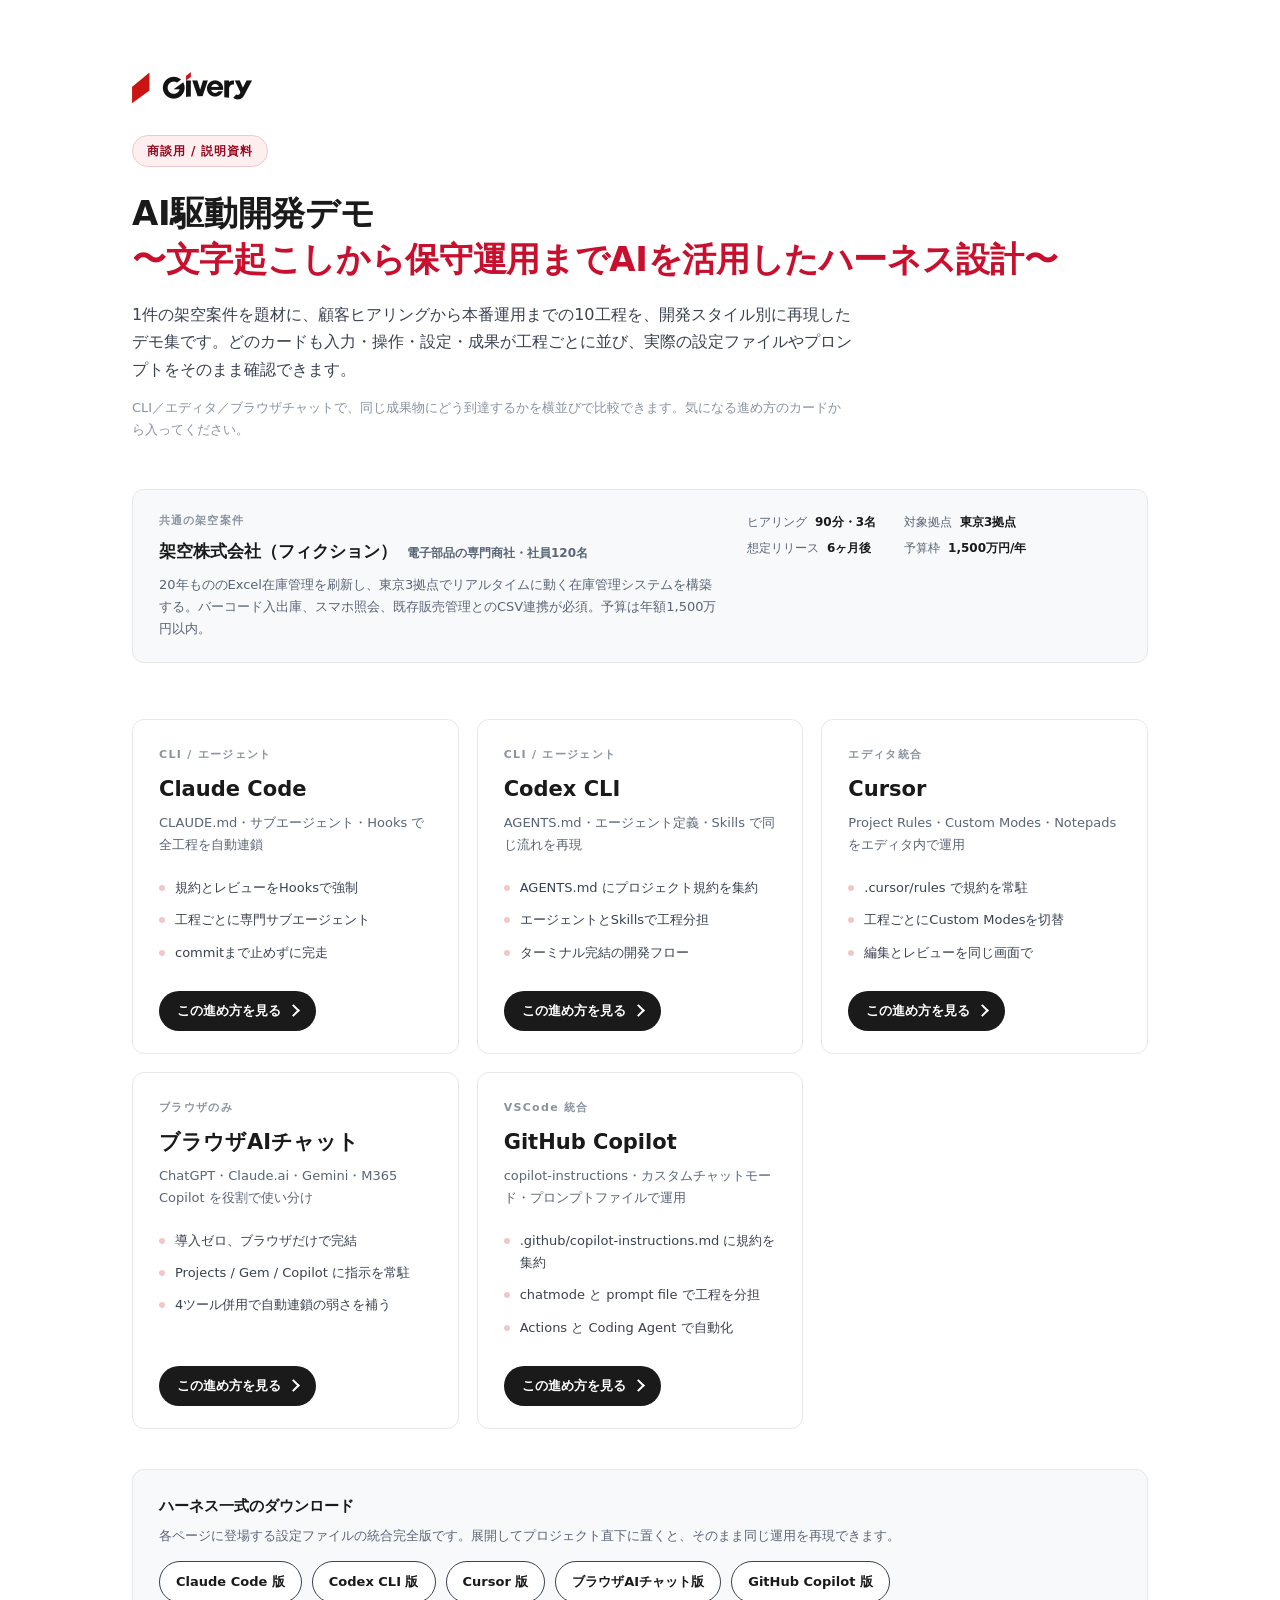
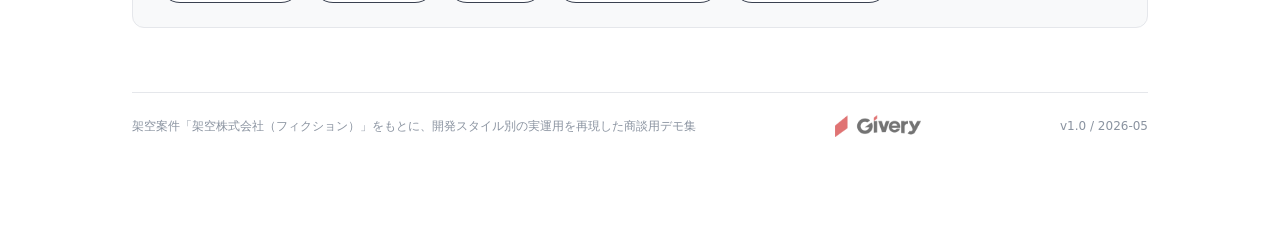
<file: index.html>
<!DOCTYPE html>
<html lang="ja">
<head>
  <meta charset="UTF-8">
  <meta name="viewport" content="width=device-width, initial-scale=1.0">
  <title>AI駆動開発デモ　〜文字起こしから保守運用までAIを活用したハーネス設計〜</title>
  <style>
    :root{
      --red:#c8102e; --red-deep:#97091f; --red-soft:#fdeeef; --red-line:#efc8cc;
      --ink:#1a1a1a; --ink-2:#3a4150; --ink-3:#5a6577; --ink-4:#8a93a0;
      --line:#e5e7eb; --line-2:#f0f1f3; --bg:#ffffff; --bg-soft:#f8f9fa;
      --r:8px; --r-lg:12px; --t:200ms cubic-bezier(.4,0,.2,1);
    }
    *{box-sizing:border-box;}
    html,body{margin:0;padding:0;background:var(--bg);color:var(--ink);
      font-family:"Yu Gothic","游ゴシック","Hiragino Kaku Gothic ProN","Hiragino Sans",-apple-system,system-ui,sans-serif;
      font-size:15px;line-height:1.7;-webkit-font-smoothing:antialiased;}
    a{color:inherit;text-decoration:none;}
    .wrap{max-width:1080px;margin:0 auto;padding:72px 32px 96px;}
    .tag{display:inline-block;font-size:12px;font-weight:700;letter-spacing:.08em;
      color:var(--red-deep);background:var(--red-soft);border:1px solid var(--red-line);
      border-radius:999px;padding:5px 14px;margin-bottom:24px;}
    h1{font-size:34px;line-height:1.35;margin:0 0 18px;font-weight:800;letter-spacing:-.01em;}
    h1 em{font-style:normal;color:var(--red);}
    .lead{font-size:16px;color:var(--ink-2);max-width:720px;margin:0 0 14px;}
    .note{font-size:13px;color:var(--ink-4);max-width:720px;margin:0 0 48px;}
    .scenario{display:flex;gap:28px;flex-wrap:wrap;background:var(--bg-soft);
      border:1px solid var(--line);border-radius:var(--r-lg);padding:22px 26px;margin:0 0 56px;}
    .scenario-head{font-size:11px;font-weight:700;letter-spacing:.1em;color:var(--ink-4);margin-bottom:6px;}
    .scenario-name{font-size:17px;font-weight:700;}
    .scenario-name span{font-size:12px;font-weight:600;color:var(--ink-3);margin-left:10px;}
    .scenario-brief{font-size:13px;color:var(--ink-3);margin:8px 0 0;max-width:560px;}
    .scenario-meta{display:grid;grid-template-columns:repeat(2,auto);gap:6px 28px;
      font-size:12px;color:var(--ink-3);align-content:start;}
    .scenario-meta b{color:var(--ink);font-weight:700;margin-left:8px;}
    .grid{display:grid;grid-template-columns:repeat(auto-fit,minmax(280px,1fr));gap:18px;}
    .card{display:flex;flex-direction:column;border:1px solid var(--line);
      border-radius:var(--r-lg);padding:26px 26px 22px;transition:all var(--t);
      background:var(--bg);}
    .card:hover{border-color:var(--ink-2);transform:translateY(-2px);
      box-shadow:0 8px 28px rgba(15,30,60,.08);}
    .card-kicker{font-size:11px;font-weight:700;letter-spacing:.12em;color:var(--ink-4);margin-bottom:8px;}
    .card-title{font-size:21px;font-weight:800;margin:0 0 4px;}
    .card-sub{font-size:13px;color:var(--ink-3);margin:0 0 16px;}
    .card-points{list-style:none;margin:0 0 22px;padding:0;font-size:13px;color:var(--ink-2);}
    .card-points li{padding:5px 0 5px 16px;position:relative;}
    .card-points li::before{content:"";position:absolute;left:0;top:13px;
      width:6px;height:6px;border-radius:50%;background:var(--red-line);}
    .card-cta{margin-top:auto;display:inline-flex;align-items:center;gap:8px;
      align-self:flex-start;font-size:13px;font-weight:700;color:#fff;background:var(--ink);
      border-radius:999px;padding:9px 18px;transition:all var(--t);}
    .card:hover .card-cta{background:var(--red);}
    .card-cta::after{content:"";width:7px;height:7px;border-top:2px solid #fff;
      border-right:2px solid #fff;transform:rotate(45deg);}
    .hub-logo{display:block;width:120px;height:auto;margin:0 0 32px;opacity:0.92;}
    .hub-footer-logo{height:22px;width:auto;opacity:0.55;margin:0 auto;}
    .dl-section{margin-top:40px;border:1px solid var(--line);border-radius:var(--r-lg);padding:24px 26px;background:var(--bg-soft);}
    .dl-head{font-size:15px;font-weight:800;margin-bottom:6px;}
    .dl-note{font-size:13px;color:var(--ink-3);margin:0 0 14px;}
    .dl-links{display:flex;flex-wrap:wrap;gap:10px;}
    .dl-links a{font-size:13px;font-weight:700;padding:9px 16px;border:1px solid var(--ink-2);border-radius:999px;background:var(--bg);transition:all var(--t);}
    .dl-links a:hover{background:var(--ink);color:#fff;border-color:var(--ink);}
    .footer{margin-top:64px;padding-top:22px;border-top:1px solid var(--line);
      display:flex;align-items:center;justify-content:space-between;font-size:12px;color:var(--ink-4);flex-wrap:wrap;gap:8px;}
    @media (max-width:760px){
      .wrap{padding:48px 20px 64px;}
      h1{font-size:26px;}
      .grid{grid-template-columns:1fr;}
    }
  </style>
</head>
<body>
  <div class="wrap">
    <img class="hub-logo" src="./assets/givery-logo.png" alt="Givery">
    <span class="tag">商談用 / 説明資料</span>
    <h1>AI駆動開発デモ<br><em>〜文字起こしから保守運用までAIを活用したハーネス設計〜</em></h1>
    <p class="lead">1件の架空案件を題材に、顧客ヒアリングから本番運用までの10工程を、開発スタイル別に再現したデモ集です。どのカードも入力・操作・設定・成果が工程ごとに並び、実際の設定ファイルやプロンプトをそのまま確認できます。</p>
    <p class="note">CLI／エディタ／ブラウザチャットで、同じ成果物にどう到達するかを横並びで比較できます。気になる進め方のカードから入ってください。</p>

    <div class="scenario">
      <div>
        <div class="scenario-head">共通の架空案件</div>
        <div class="scenario-name">架空株式会社（フィクション）<span>電子部品の専門商社・社員120名</span></div>
        <p class="scenario-brief">20年もののExcel在庫管理を刷新し、東京3拠点でリアルタイムに動く在庫管理システムを構築する。バーコード入出庫、スマホ照会、既存販売管理とのCSV連携が必須。予算は年額1,500万円以内。</p>
      </div>
      <div class="scenario-meta">
        <div>ヒアリング<b>90分・3名</b></div>
        <div>対象拠点<b>東京3拠点</b></div>
        <div>想定リリース<b>6ヶ月後</b></div>
        <div>予算枠<b>1,500万円/年</b></div>
      </div>
    </div>

    <div class="grid">
      <a class="card" href="./claudecode/">
        <div class="card-kicker">CLI / エージェント</div>
        <div class="card-title">Claude Code</div>
        <div class="card-sub">CLAUDE.md・サブエージェント・Hooks で全工程を自動連鎖</div>
        <ul class="card-points">
          <li>規約とレビューをHooksで強制</li>
          <li>工程ごとに専門サブエージェント</li>
          <li>commitまで止めずに完走</li>
        </ul>
        <span class="card-cta">この進め方を見る</span>
      </a>

      <a class="card" href="./codex/">
        <div class="card-kicker">CLI / エージェント</div>
        <div class="card-title">Codex CLI</div>
        <div class="card-sub">AGENTS.md・エージェント定義・Skills で同じ流れを再現</div>
        <ul class="card-points">
          <li>AGENTS.md にプロジェクト規約を集約</li>
          <li>エージェントとSkillsで工程分担</li>
          <li>ターミナル完結の開発フロー</li>
        </ul>
        <span class="card-cta">この進め方を見る</span>
      </a>

      <a class="card" href="./cursor/">
        <div class="card-kicker">エディタ統合</div>
        <div class="card-title">Cursor</div>
        <div class="card-sub">Project Rules・Custom Modes・Notepads をエディタ内で運用</div>
        <ul class="card-points">
          <li>.cursor/rules で規約を常駐</li>
          <li>工程ごとにCustom Modesを切替</li>
          <li>編集とレビューを同じ画面で</li>
        </ul>
        <span class="card-cta">この進め方を見る</span>
      </a>

      <a class="card" href="./browser/">
        <div class="card-kicker">ブラウザのみ</div>
        <div class="card-title">ブラウザAIチャット</div>
        <div class="card-sub">ChatGPT・Claude.ai・Gemini・M365 Copilot を役割で使い分け</div>
        <ul class="card-points">
          <li>導入ゼロ、ブラウザだけで完結</li>
          <li>Projects / Gem / Copilot に指示を常駐</li>
          <li>4ツール併用で自動連鎖の弱さを補う</li>
        </ul>
        <span class="card-cta">この進め方を見る</span>
      </a>

      <a class="card" href="./copilot/">
        <div class="card-kicker">VSCode 統合</div>
        <div class="card-title">GitHub Copilot</div>
        <div class="card-sub">copilot-instructions・カスタムチャットモード・プロンプトファイルで運用</div>
        <ul class="card-points">
          <li>.github/copilot-instructions.md に規約を集約</li>
          <li>chatmode と prompt file で工程を分担</li>
          <li>Actions と Coding Agent で自動化</li>
        </ul>
        <span class="card-cta">この進め方を見る</span>
      </a>
    </div>

    <div class="dl-section">
      <div class="dl-head">ハーネス一式のダウンロード</div>
      <p class="dl-note">各ページに登場する設定ファイルの統合完全版です。展開してプロジェクト直下に置くと、そのまま同じ運用を再現できます。</p>
      <div class="dl-links">
        <a href="./claudecode/claudecode-harness.zip" download>Claude Code 版</a>
        <a href="./codex/codex-harness.zip" download>Codex CLI 版</a>
        <a href="./cursor/cursor-harness.zip" download>Cursor 版</a>
        <a href="./browser/browser-harness.zip" download>ブラウザAIチャット版</a>
        <a href="./copilot/copilot-harness.zip" download>GitHub Copilot 版</a>
      </div>
    </div>

    <div class="footer">
      <div>架空案件「架空株式会社（フィクション）」をもとに、開発スタイル別の実運用を再現した商談用デモ集</div>
      <img class="hub-footer-logo" src="./assets/givery-logo.png" alt="Givery">
      <div>v1.0 / 2026-05</div>
    </div>
  </div>
</body>
</html>
</file>
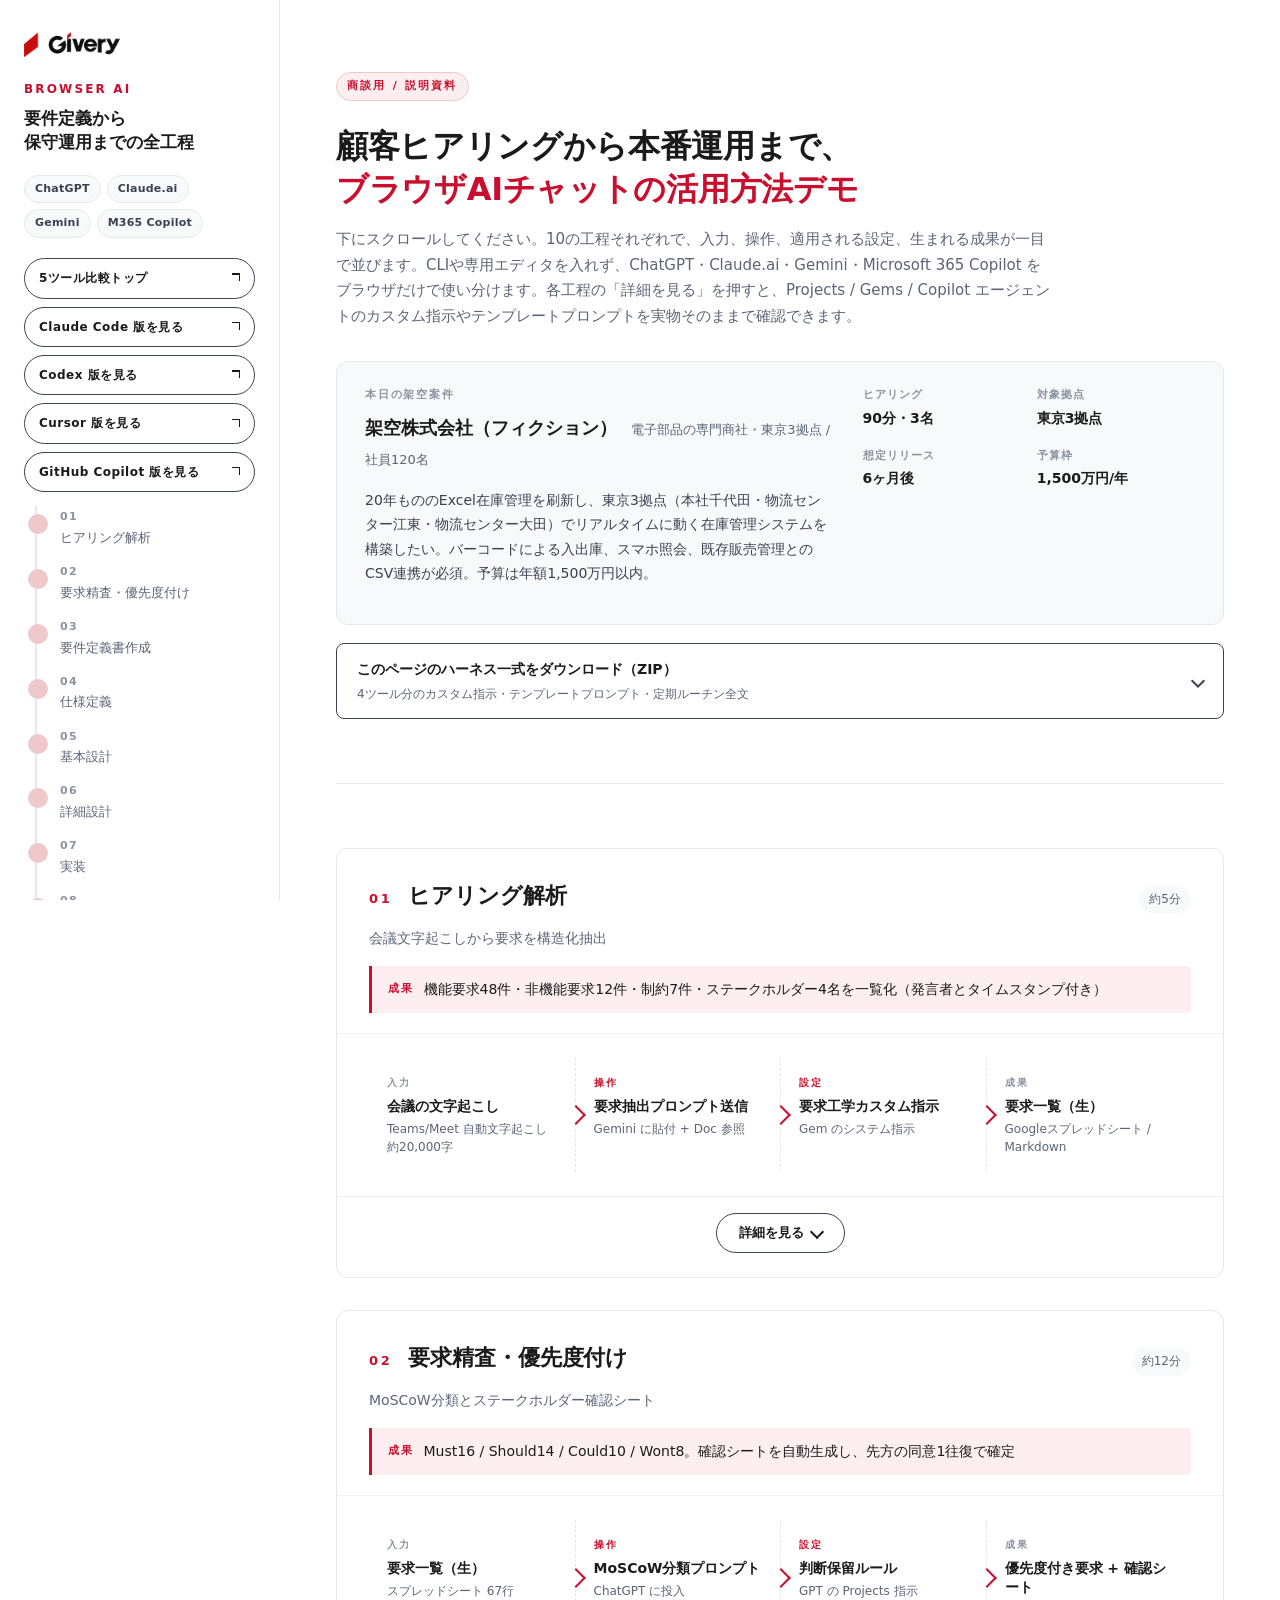
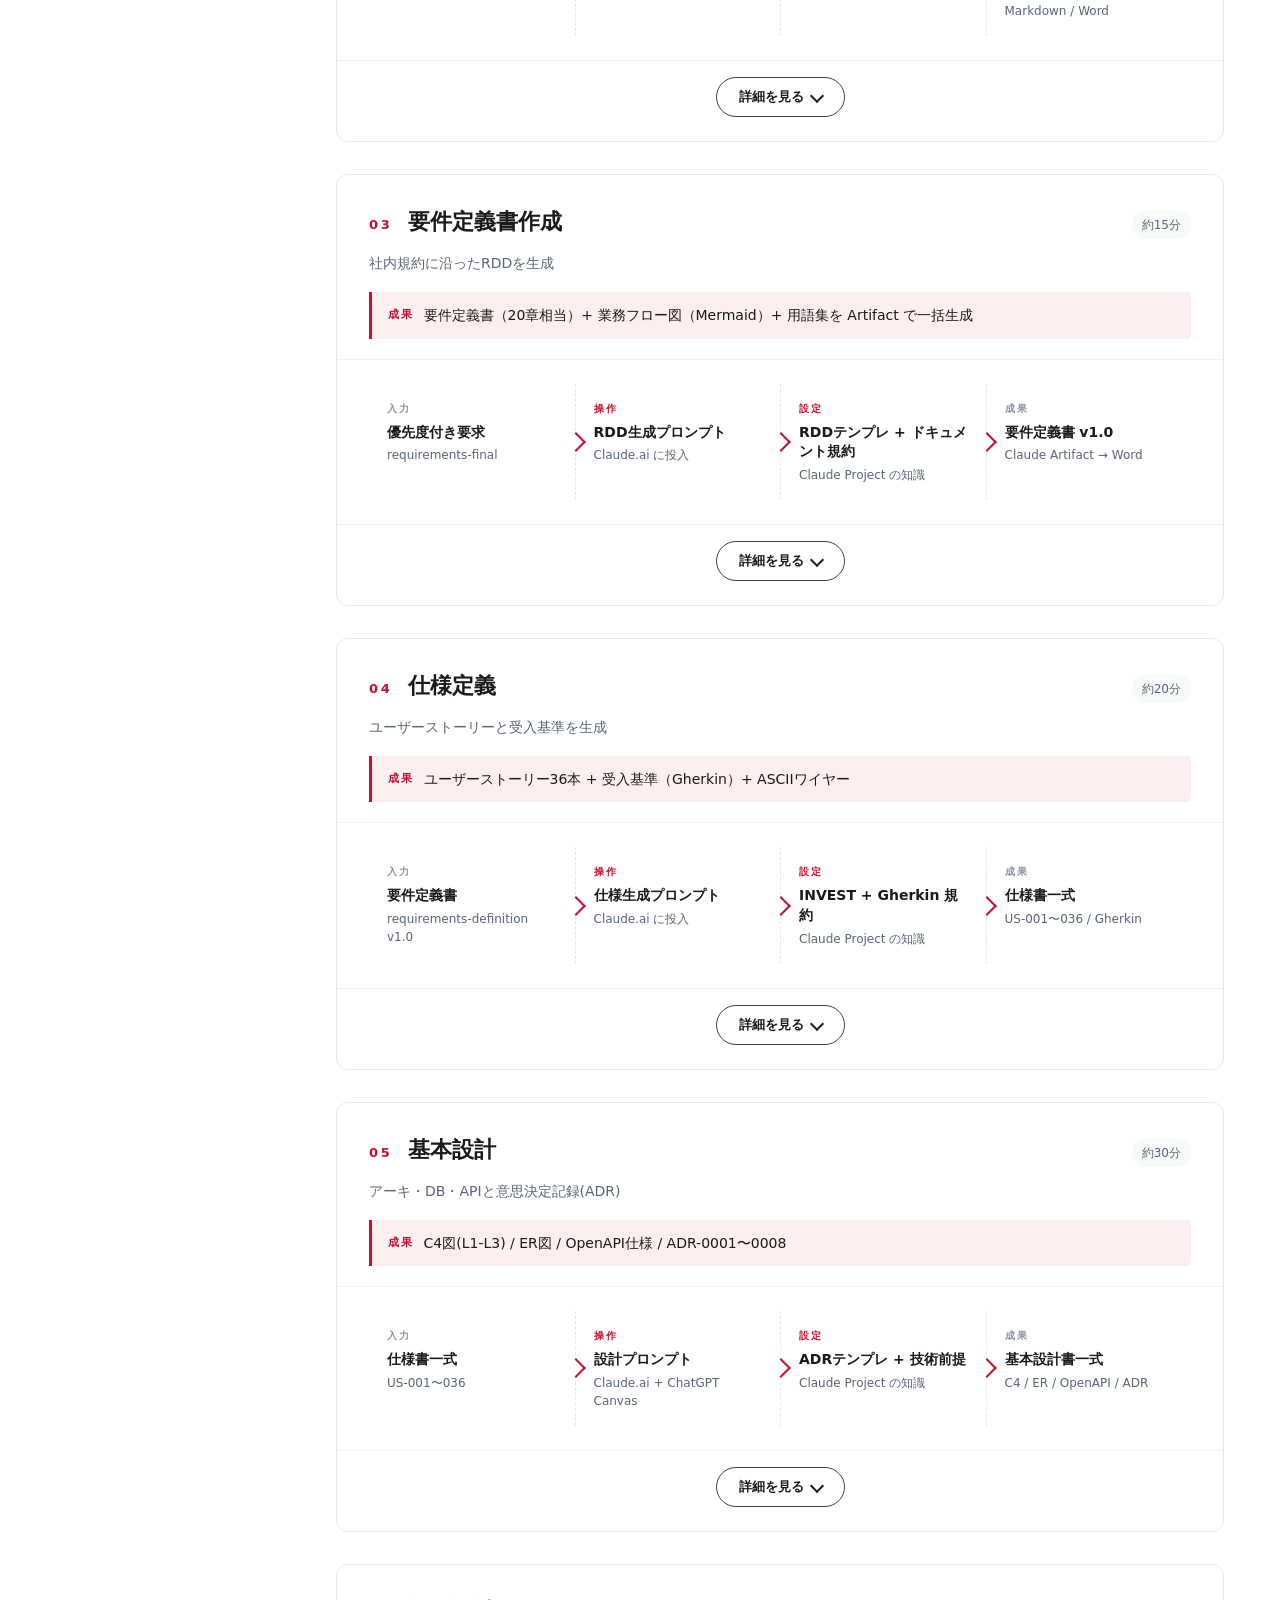
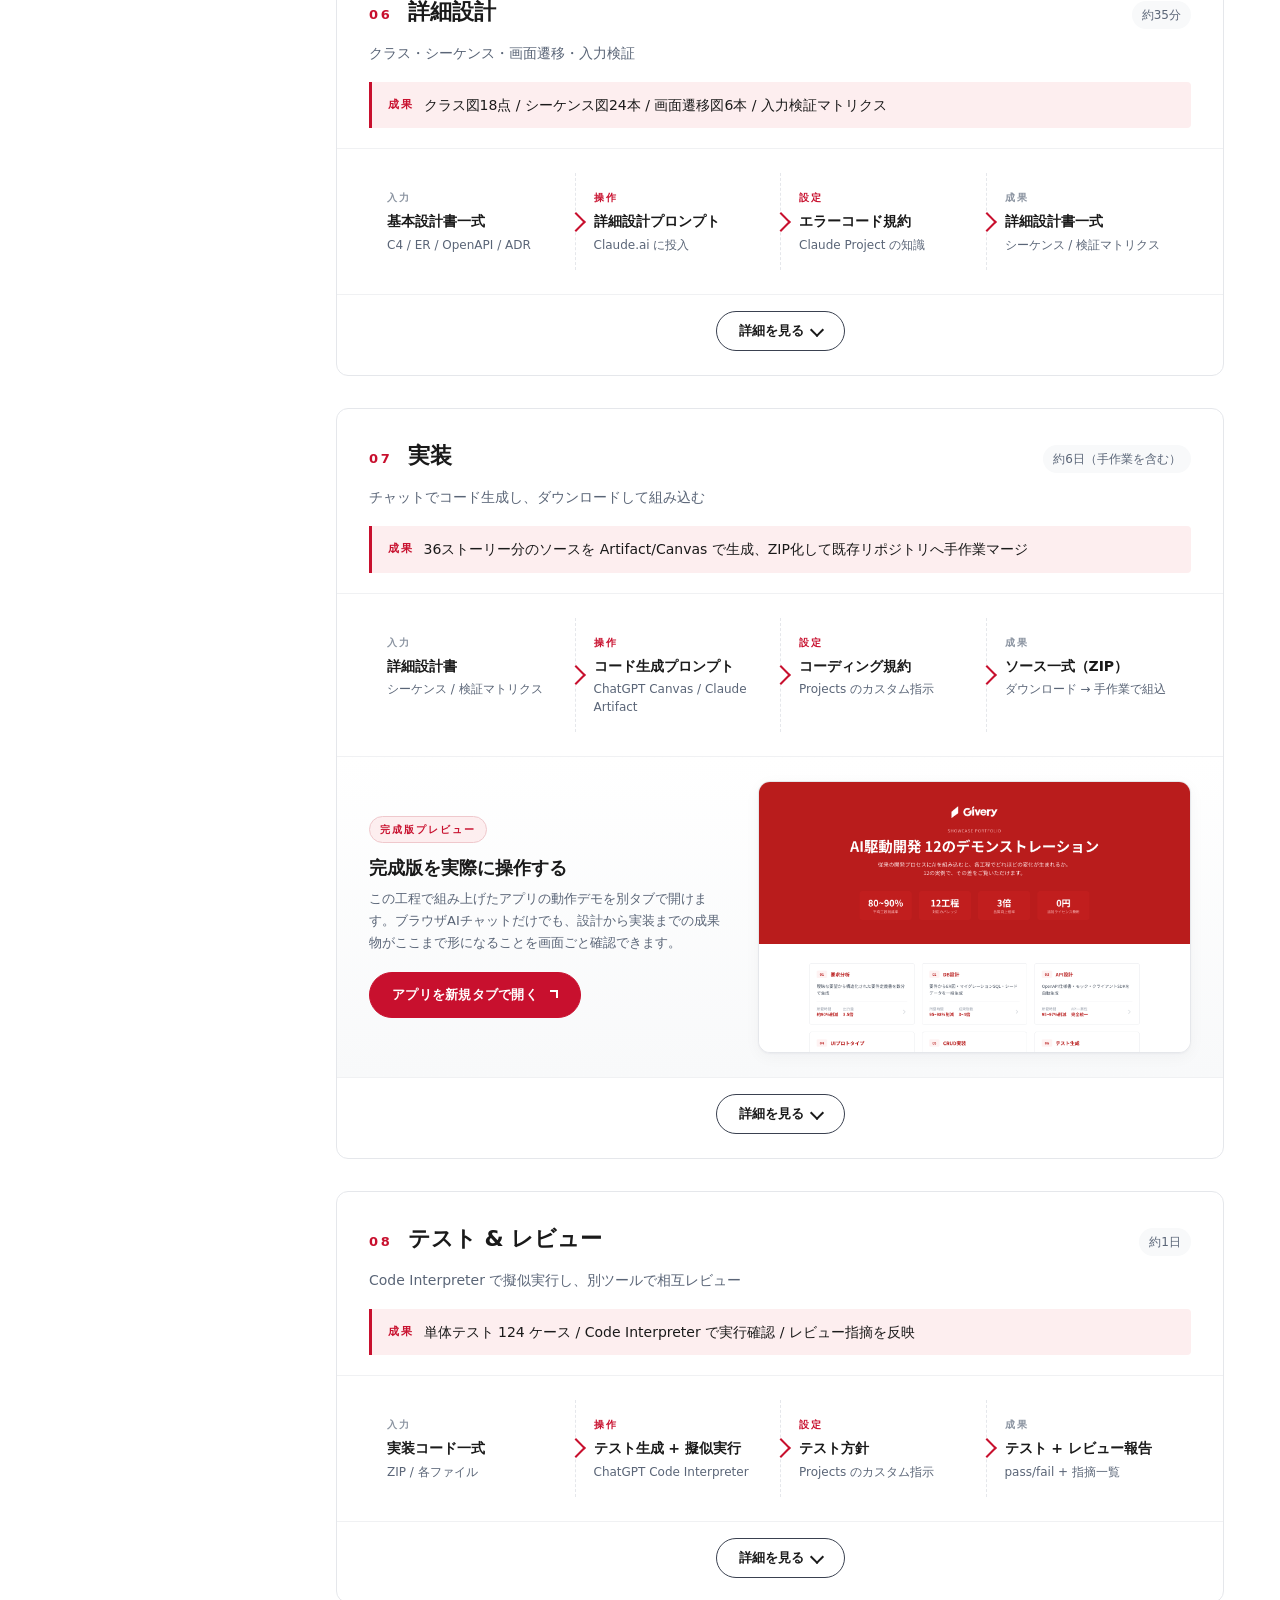
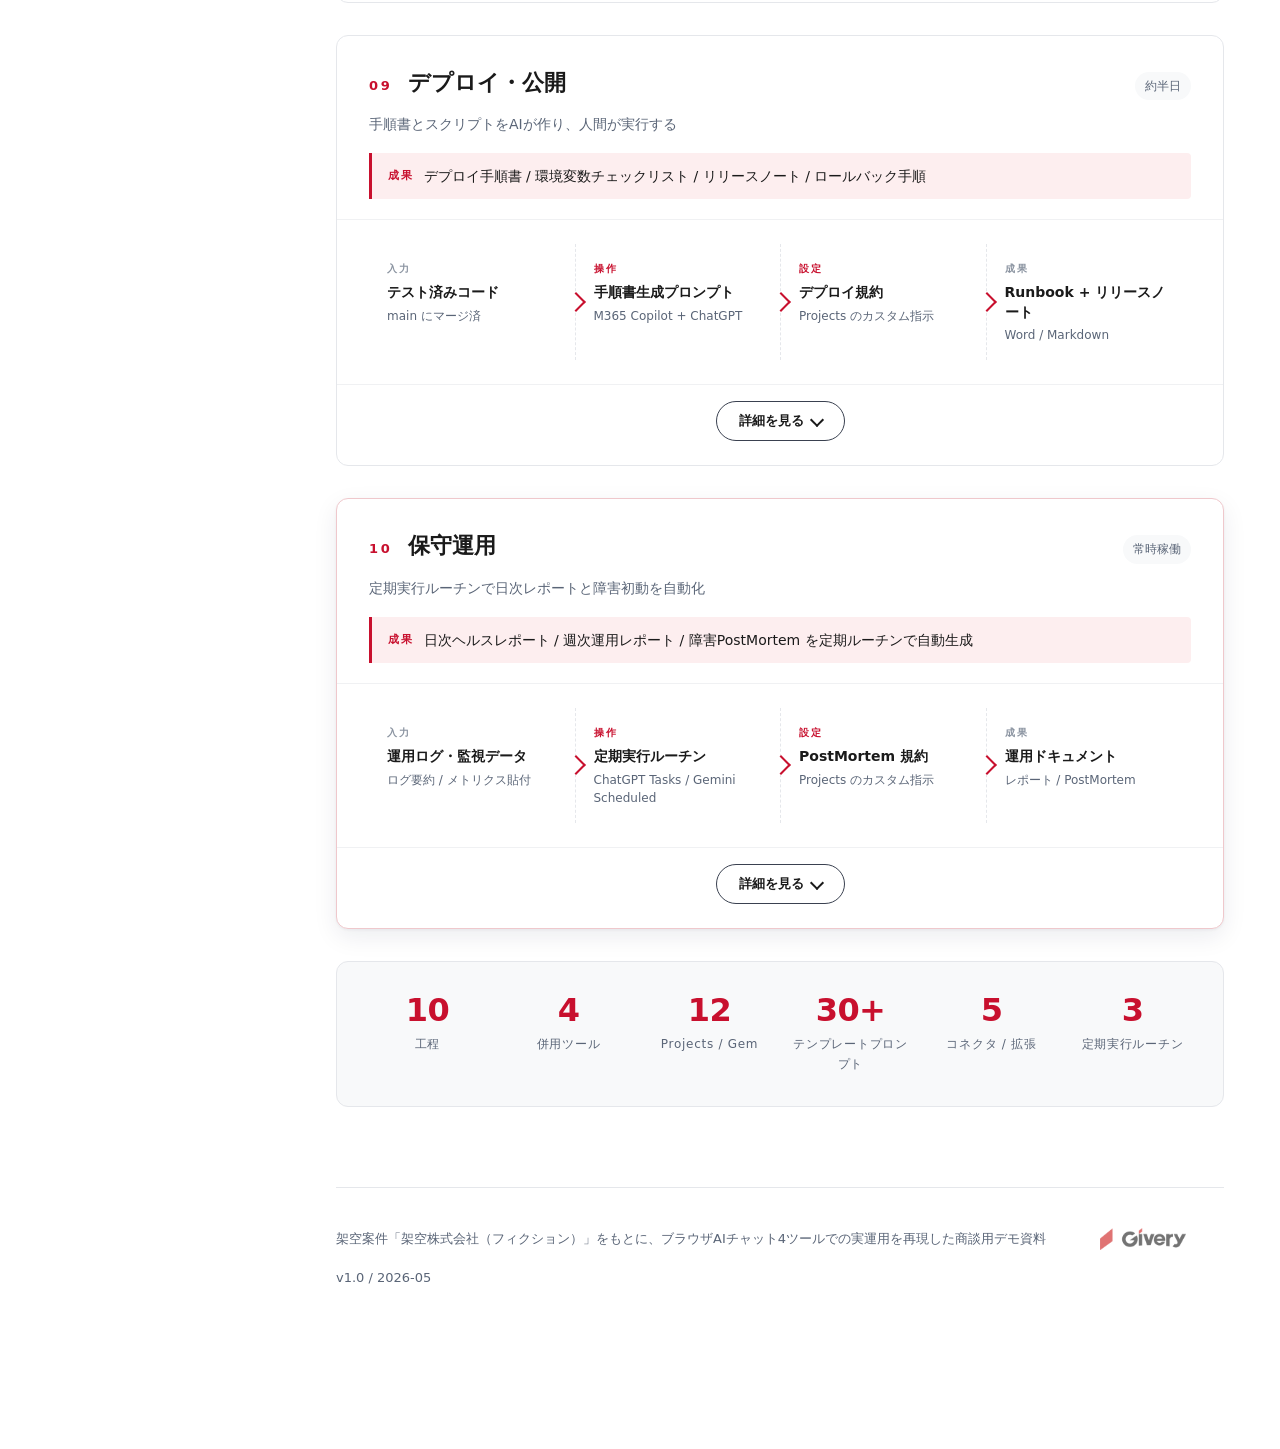
<file: browser/index.html>
<!DOCTYPE html>
<html lang="ja">
<head>
  <meta charset="UTF-8">
  <meta name="viewport" content="width=device-width, initial-scale=1.0">
  <title>顧客ヒアリングから本番運用まで、ブラウザAIチャットの活用方法デモ | 商談用説明資料</title>
  <link rel="stylesheet" href="styles.css">
</head>
<body>

<div class="layout">

  <!-- 左側：固定タイムライン -->
  <aside class="rail">
    <img class="rail-logo" src="assets/givery-logo.png" alt="Givery">
    <div class="rail-brand">BROWSER AI</div>
    <div class="rail-title">要件定義から<br>保守運用までの全工程</div>
    <div class="rail-tools" aria-label="対応ツール">
      <span class="rail-tool">ChatGPT</span>
      <span class="rail-tool">Claude.ai</span>
      <span class="rail-tool">Gemini</span>
      <span class="rail-tool">M365 Copilot</span>
    </div>
    <a class="rail-swap" href="../">
      <span class="rail-swap-label">5ツール比較トップ</span>
      <span class="rail-swap-arrow" aria-hidden="true"></span>
    </a>
    <a class="rail-swap" href="../claudecode/">
      <span class="rail-swap-label">Claude Code 版を見る</span>
      <span class="rail-swap-arrow" aria-hidden="true"></span>
    </a>
    <a class="rail-swap" href="../codex/">
      <span class="rail-swap-label">Codex 版を見る</span>
      <span class="rail-swap-arrow" aria-hidden="true"></span>
    </a>
    <a class="rail-swap" href="../cursor/">
      <span class="rail-swap-label">Cursor 版を見る</span>
      <span class="rail-swap-arrow" aria-hidden="true"></span>
    </a>
    <a class="rail-swap" href="../copilot/">
      <span class="rail-swap-label">GitHub Copilot 版を見る</span>
      <span class="rail-swap-arrow" aria-hidden="true"></span>
    </a>
    <ul class="rail-list" id="rail-list"></ul>
  </aside>

  <!-- 右側：本文 -->
  <main class="main">

    <!-- ヒーロー -->
    <section class="hero">
      <span class="hero-tag">商談用 / 説明資料</span>
      <h1>顧客ヒアリングから本番運用まで、<br><em>ブラウザAIチャットの活用方法デモ</em></h1>
      <p class="hero-lead">下にスクロールしてください。10の工程それぞれで、入力、操作、適用される設定、生まれる成果が一目で並びます。CLIや専用エディタを入れず、ChatGPT・Claude.ai・Gemini・Microsoft 365 Copilot をブラウザだけで使い分けます。各工程の「詳細を見る」を押すと、Projects / Gems / Copilot エージェントのカスタム指示やテンプレートプロンプトを実物そのままで確認できます。</p>

      <div class="scenario">
        <div>
          <div class="scenario-head">本日の架空案件</div>
          <div class="scenario-name">
            <span id="scenario-name">—</span>
            <span class="industry" id="scenario-industry"></span>
          </div>
          <p class="scenario-brief" id="scenario-brief"></p>
        </div>
        <div class="scenario-meta" id="scenario-meta"></div>
      </div>

      <a class="hero-download" href="browser-harness.zip" download>
        <span class="hero-download-text">
          <span class="hero-download-label">このページのハーネス一式をダウンロード（ZIP）</span>
          <span class="hero-download-sub">4ツール分のカスタム指示・テンプレートプロンプト・定期ルーチン全文</span>
        </span>
        <span class="hero-download-arrow" aria-hidden="true"></span>
      </a>
    </section>

    <!-- 工程カード群 -->
    <div id="phases"></div>

    <!-- サマリ -->
    <div id="summary"></div>

    <footer class="footer">
      <div>架空案件「架空株式会社（フィクション）」をもとに、ブラウザAIチャット4ツールでの実運用を再現した商談用デモ資料</div>
      <img class="footer-logo" src="assets/givery-logo.png" alt="Givery">
      <div>v1.0 / 2026-05</div>
    </footer>
  </main>
</div>

<script src="data.js?v=3"></script>
<script src="app.js?v=3"></script>
</body>
</html>
</file>
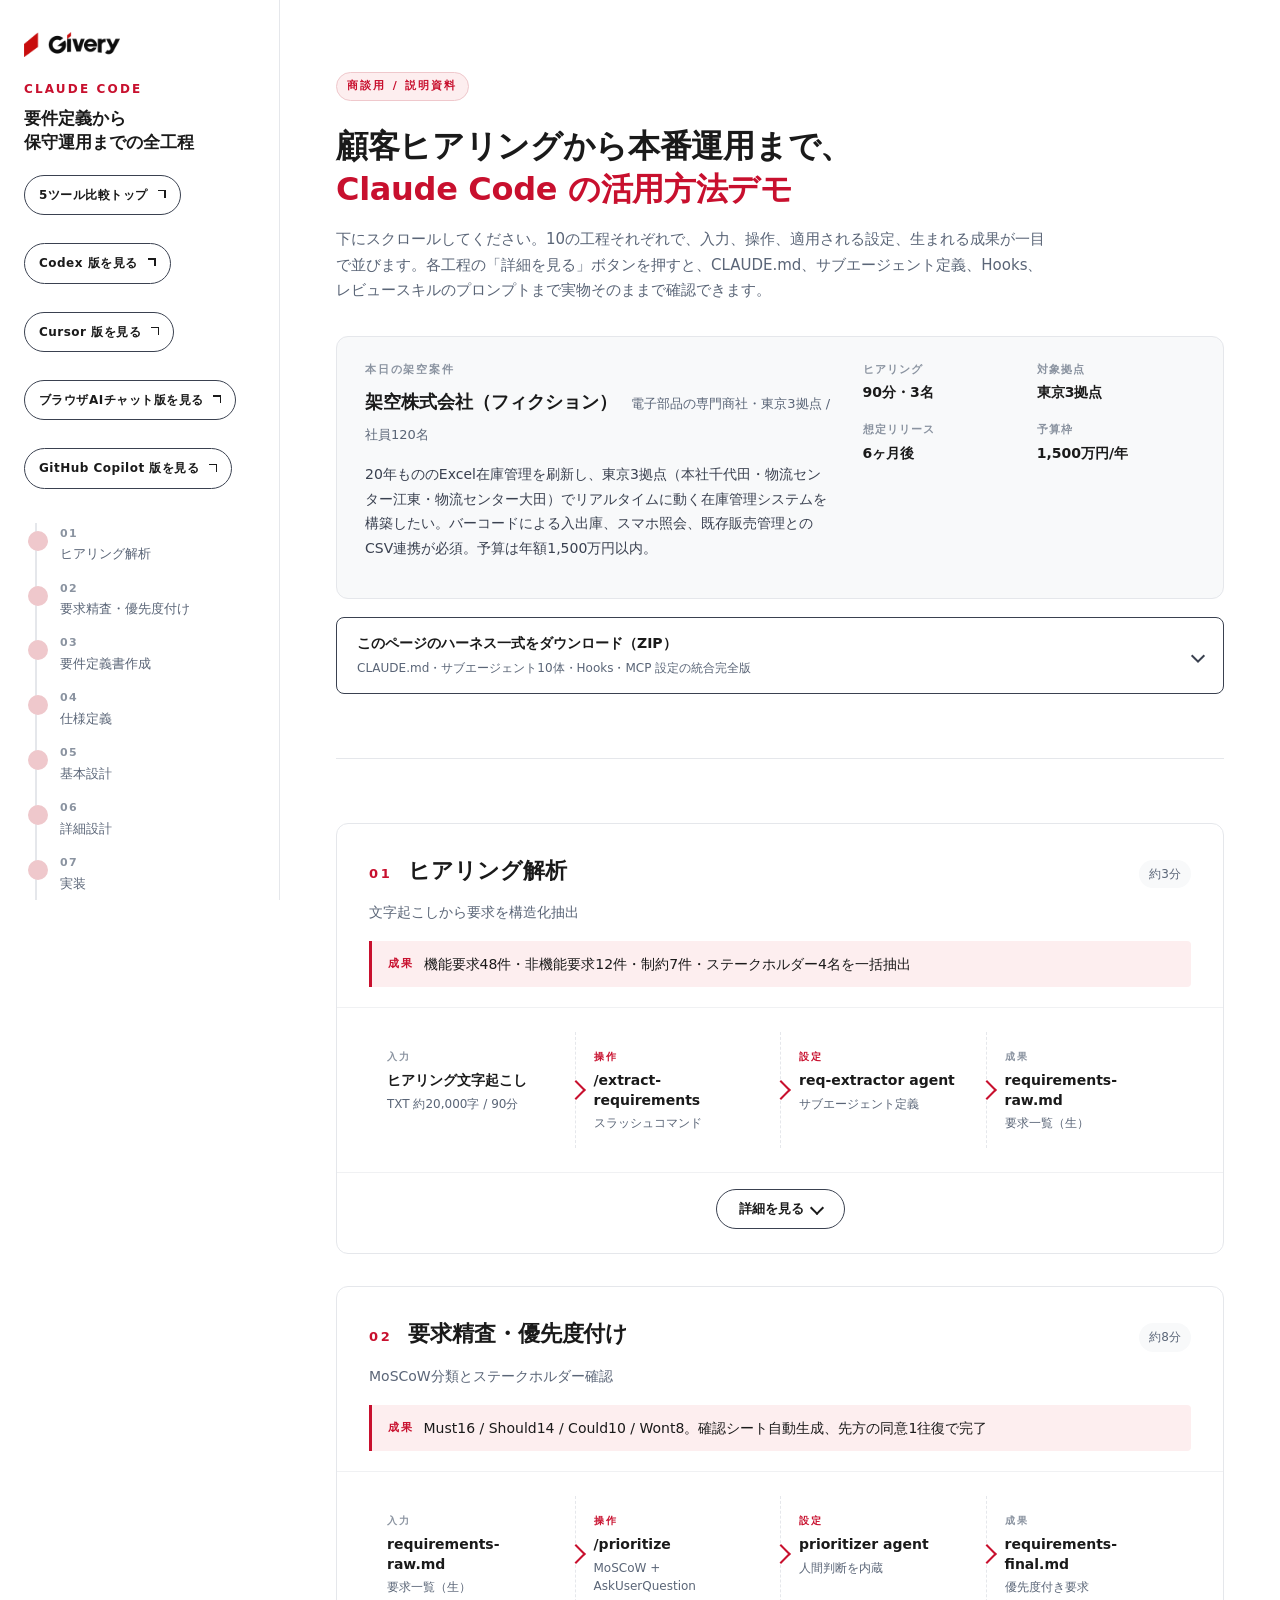
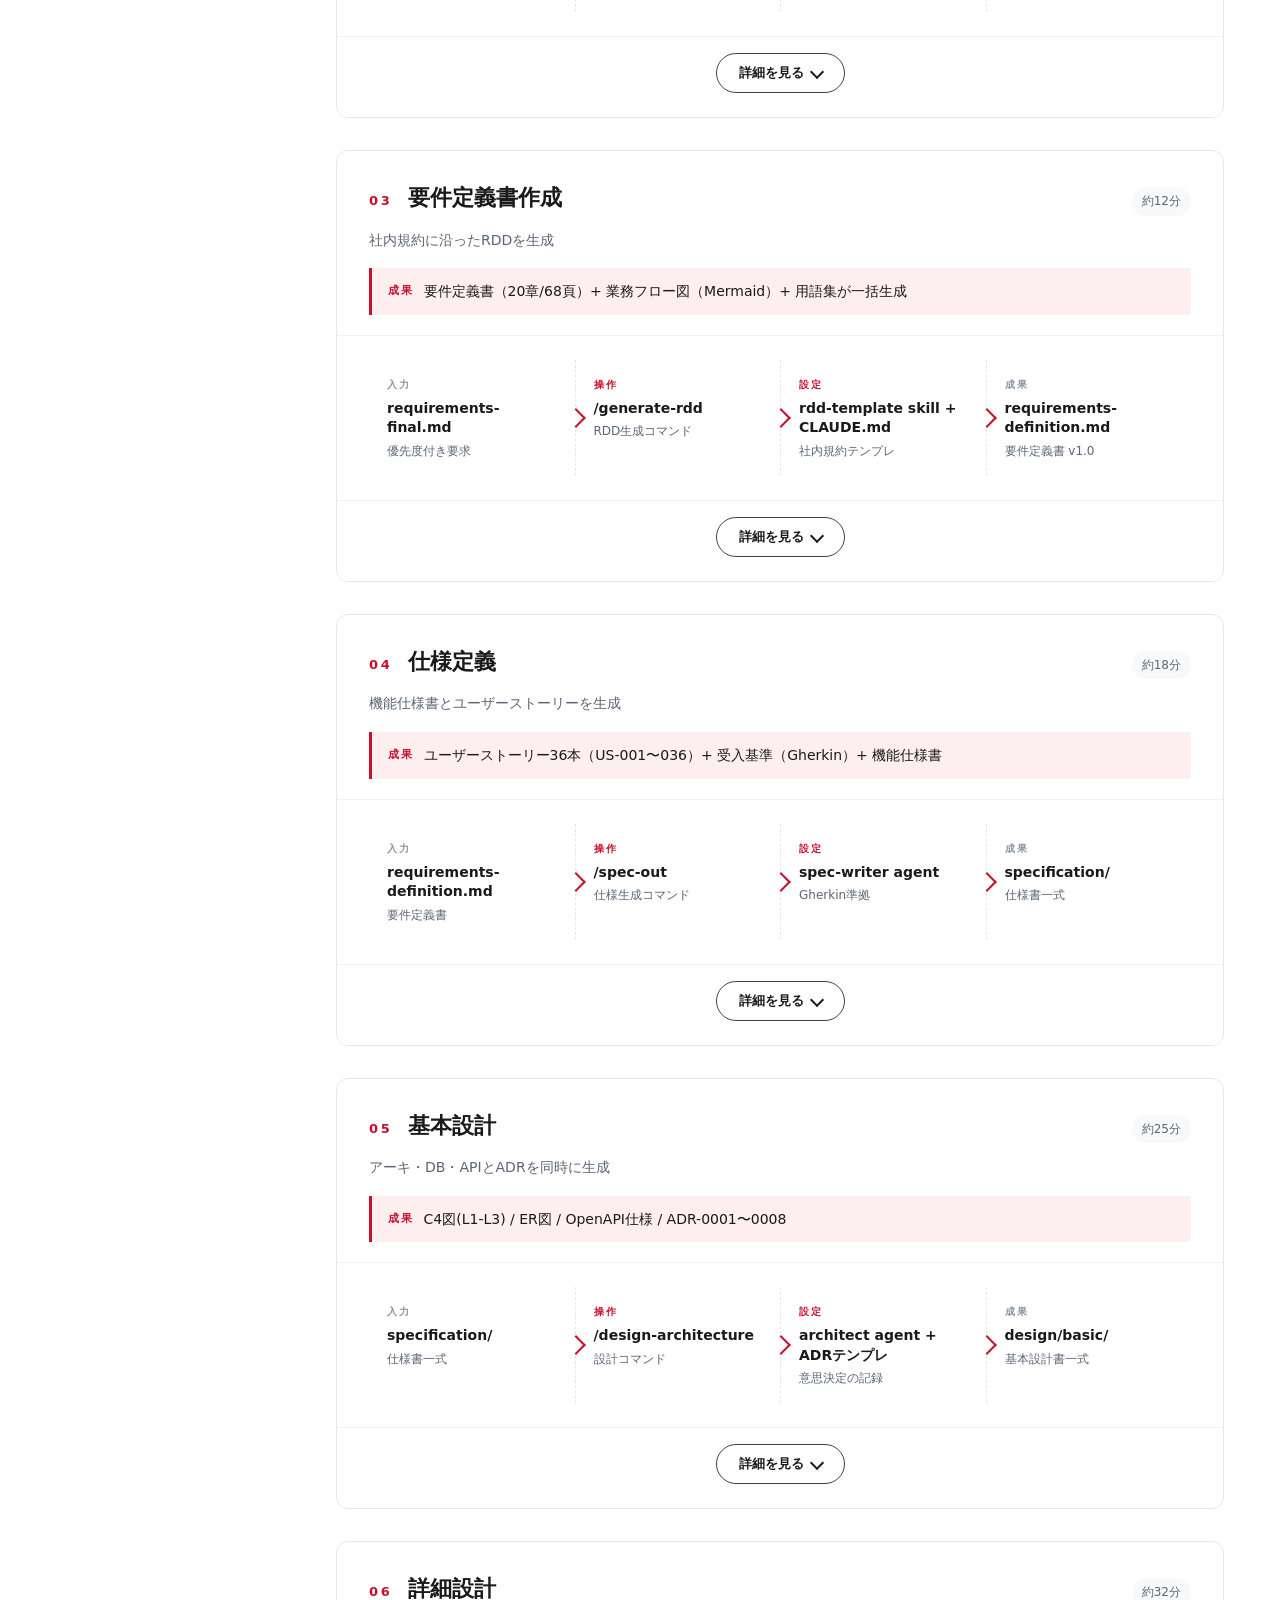
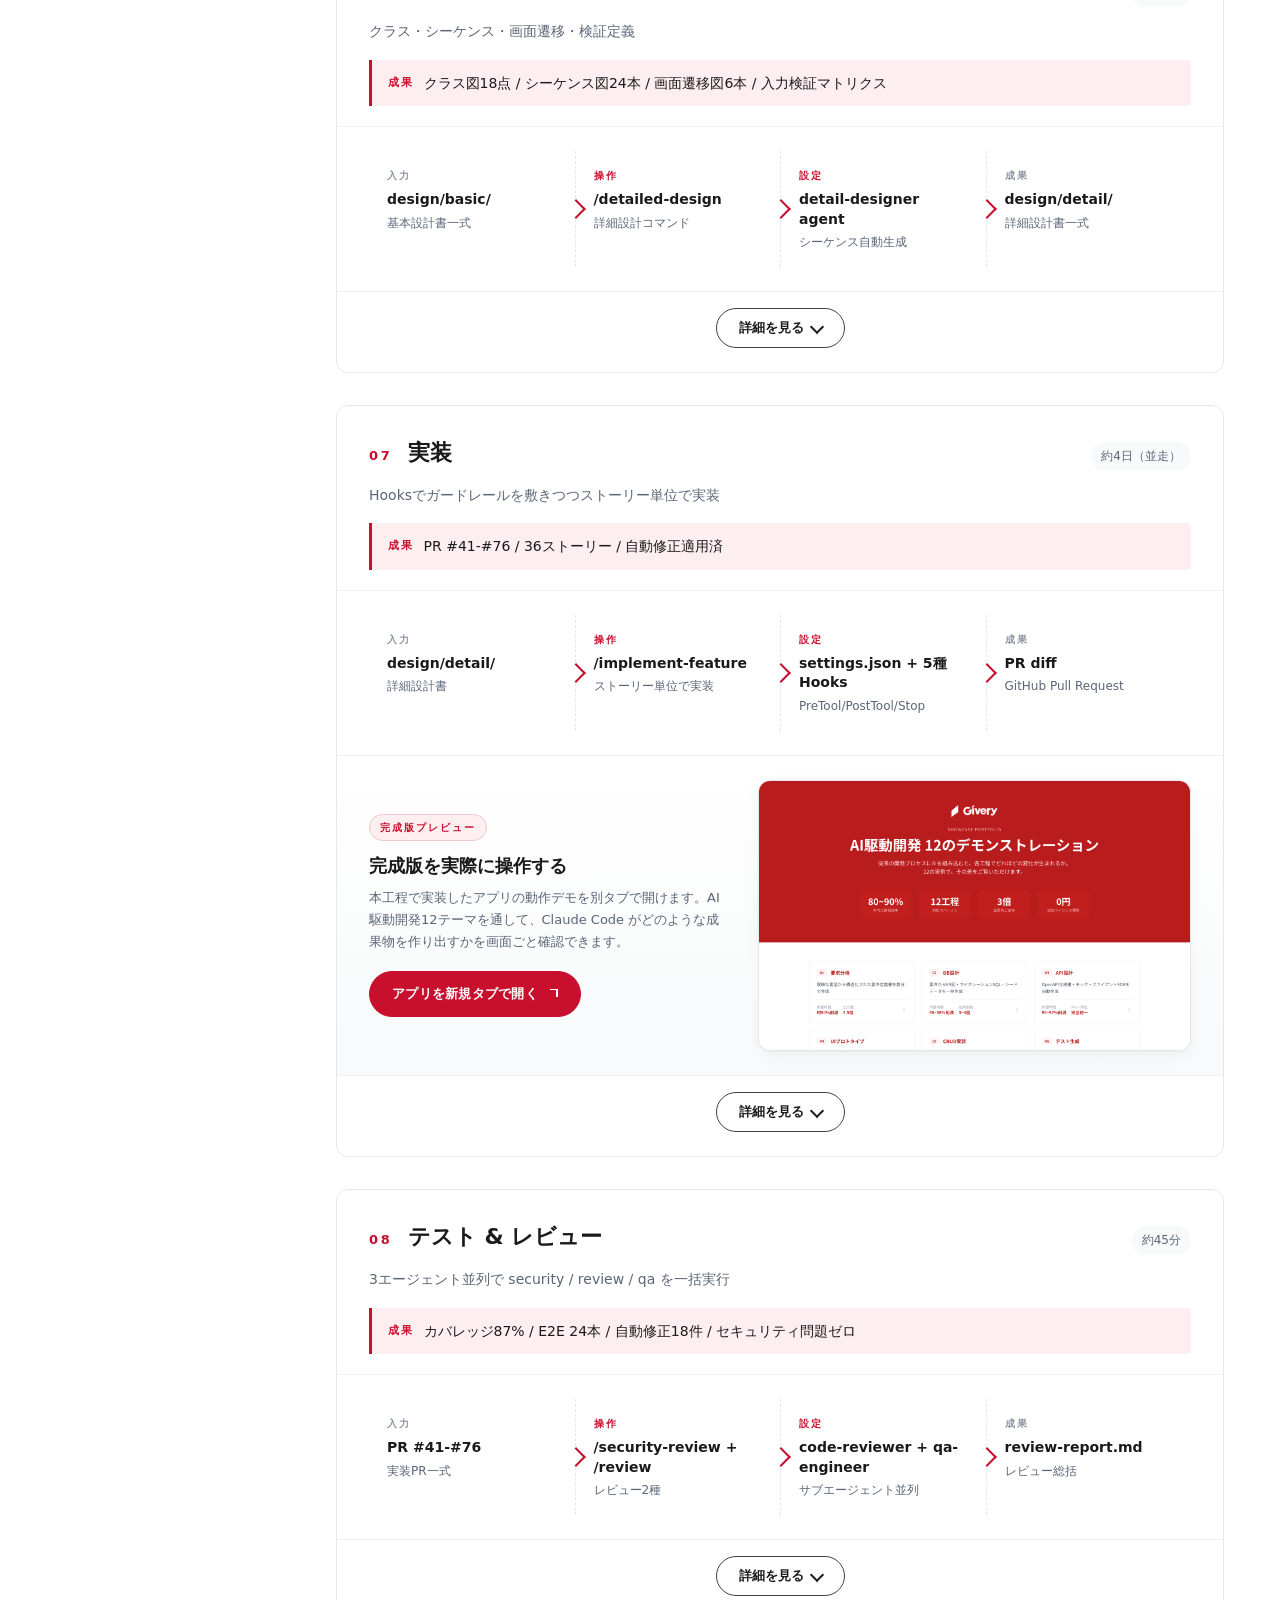
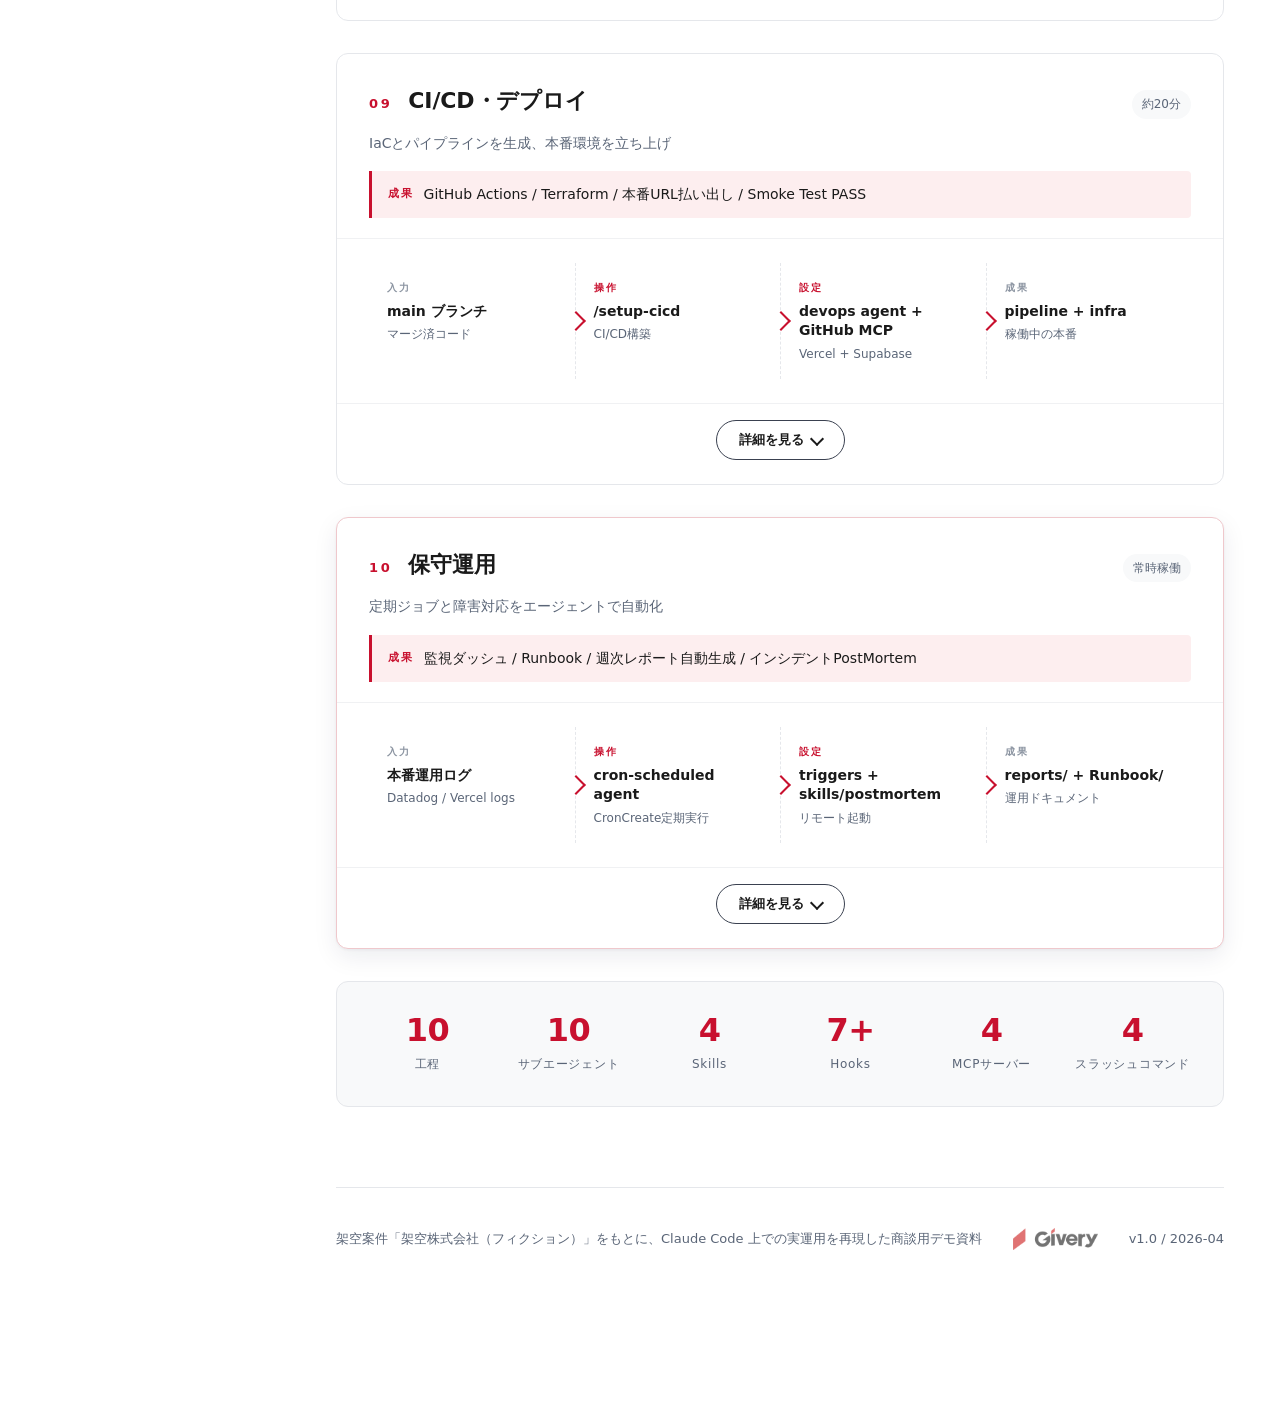
<file: claudecode/index.html>
<!DOCTYPE html>
<html lang="ja">
<head>
  <meta charset="UTF-8">
  <meta name="viewport" content="width=device-width, initial-scale=1.0">
  <title>顧客ヒアリングから本番運用まで、Claude Code の活用方法デモ | 商談用説明資料</title>
  <link rel="stylesheet" href="styles.css">
</head>
<body>

<div class="layout">

  <!-- 左側：固定タイムライン -->
  <aside class="rail">
    <img class="rail-logo" src="assets/givery-logo.png" alt="Givery">
    <div class="rail-brand">CLAUDE CODE</div>
    <div class="rail-title">要件定義から<br>保守運用までの全工程</div>
    <a class="rail-swap" href="../">
      <span class="rail-swap-label">5ツール比較トップ</span>
      <span class="rail-swap-arrow" aria-hidden="true"></span>
    </a>
    <a class="rail-swap" href="../codex/">
      <span class="rail-swap-label">Codex 版を見る</span>
      <span class="rail-swap-arrow" aria-hidden="true"></span>
    </a>
    <a class="rail-swap" href="../cursor/">
      <span class="rail-swap-label">Cursor 版を見る</span>
      <span class="rail-swap-arrow" aria-hidden="true"></span>
    </a>
    <a class="rail-swap" href="../browser/">
      <span class="rail-swap-label">ブラウザAIチャット版を見る</span>
      <span class="rail-swap-arrow" aria-hidden="true"></span>
    </a>
    <a class="rail-swap" href="../copilot/">
      <span class="rail-swap-label">GitHub Copilot 版を見る</span>
      <span class="rail-swap-arrow" aria-hidden="true"></span>
    </a>
    <ul class="rail-list" id="rail-list"></ul>
  </aside>

  <!-- 右側：本文 -->
  <main class="main">

    <!-- ヒーロー -->
    <section class="hero">
      <span class="hero-tag">商談用 / 説明資料</span>
      <h1>顧客ヒアリングから本番運用まで、<br><em>Claude Code の活用方法デモ</em></h1>
      <p class="hero-lead">下にスクロールしてください。10の工程それぞれで、入力、操作、適用される設定、生まれる成果が一目で並びます。各工程の「詳細を見る」ボタンを押すと、CLAUDE.md、サブエージェント定義、Hooks、レビュースキルのプロンプトまで実物そのままで確認できます。</p>

      <div class="scenario">
        <div>
          <div class="scenario-head">本日の架空案件</div>
          <div class="scenario-name">
            <span id="scenario-name">—</span>
            <span class="industry" id="scenario-industry"></span>
          </div>
          <p class="scenario-brief" id="scenario-brief"></p>
        </div>
        <div class="scenario-meta" id="scenario-meta"></div>
      </div>

      <a class="hero-download" href="claudecode-harness.zip" download>
        <span class="hero-download-text">
          <span class="hero-download-label">このページのハーネス一式をダウンロード（ZIP）</span>
          <span class="hero-download-sub">CLAUDE.md・サブエージェント10体・Hooks・MCP 設定の統合完全版</span>
        </span>
        <span class="hero-download-arrow" aria-hidden="true"></span>
      </a>
    </section>

    <!-- 工程カード群 -->
    <div id="phases"></div>

    <!-- サマリ -->
    <div id="summary"></div>

    <footer class="footer">
      <div>架空案件「架空株式会社（フィクション）」をもとに、Claude Code 上での実運用を再現した商談用デモ資料</div>
      <img class="footer-logo" src="assets/givery-logo.png" alt="Givery">
      <div>v1.0 / 2026-04</div>
    </footer>
  </main>
</div>

<script src="data.js?v=3"></script>
<script src="app.js?v=3"></script>
</body>
</html>
</file>
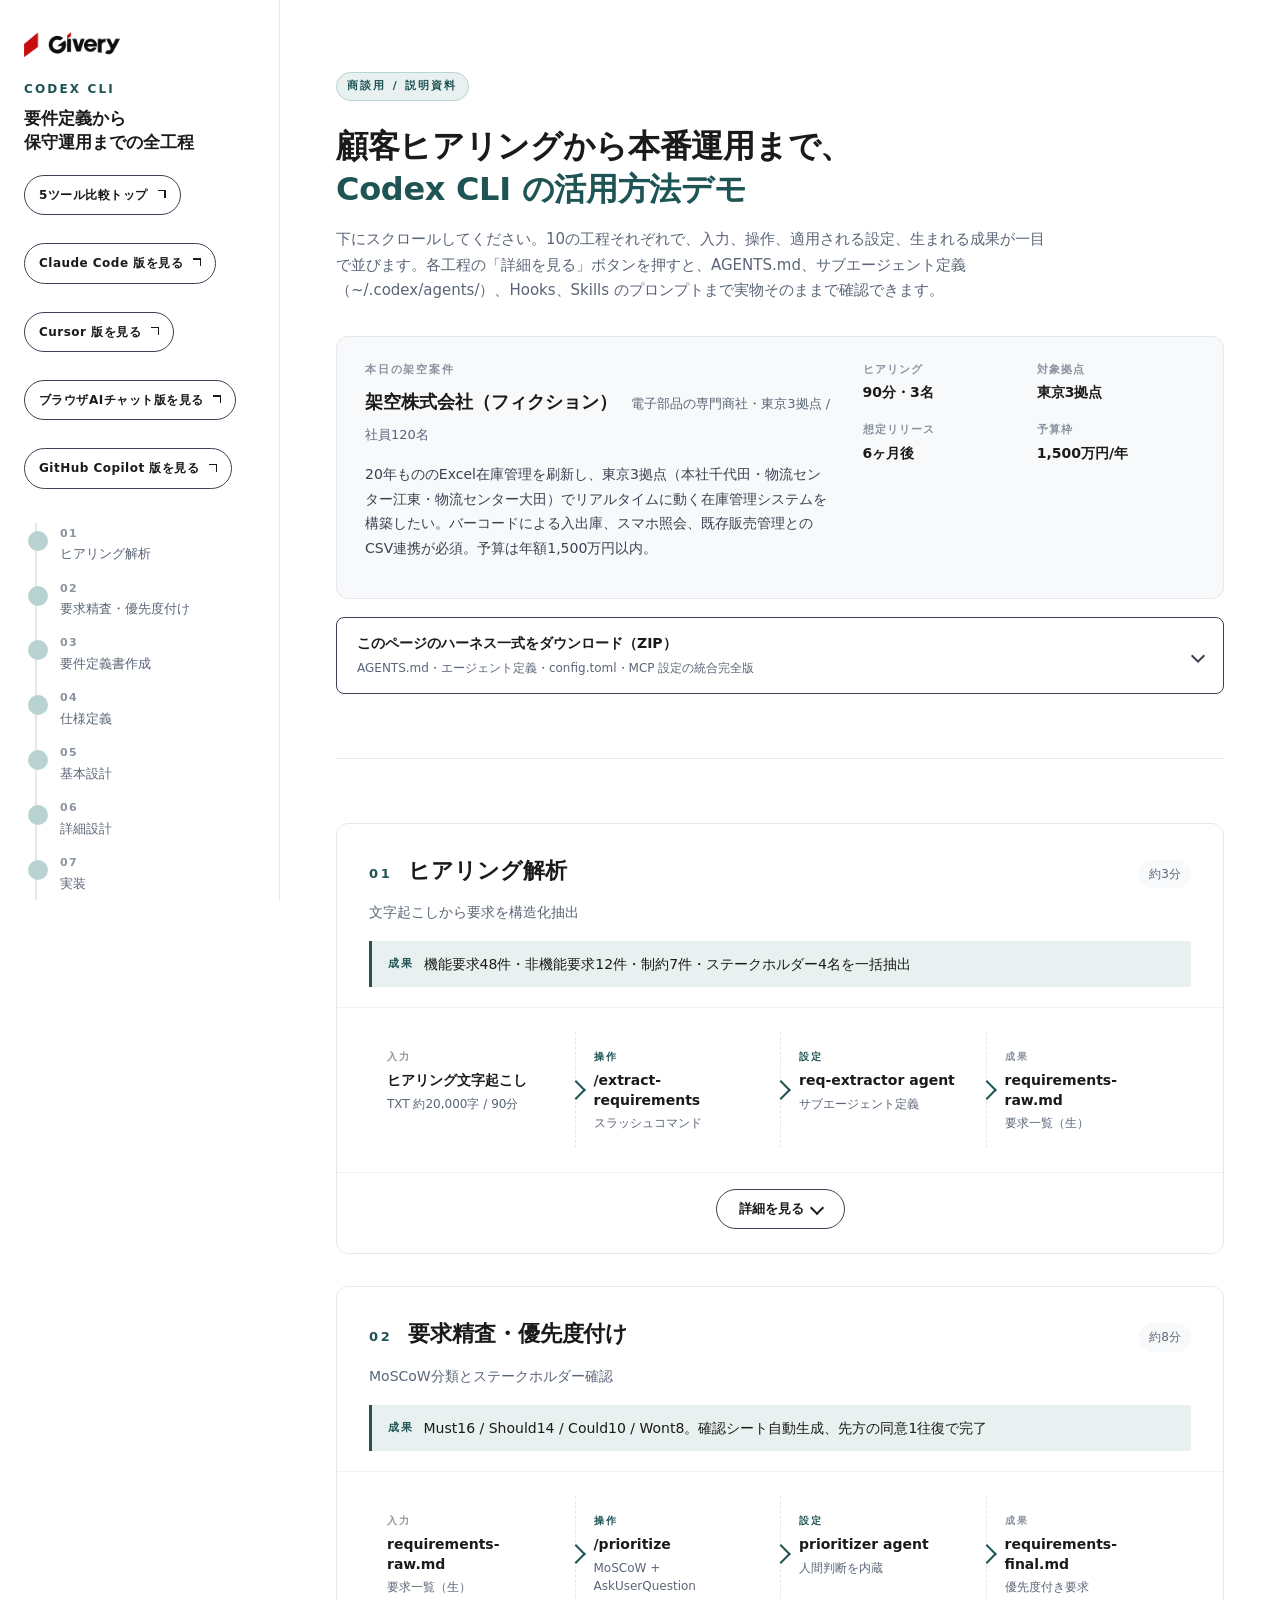
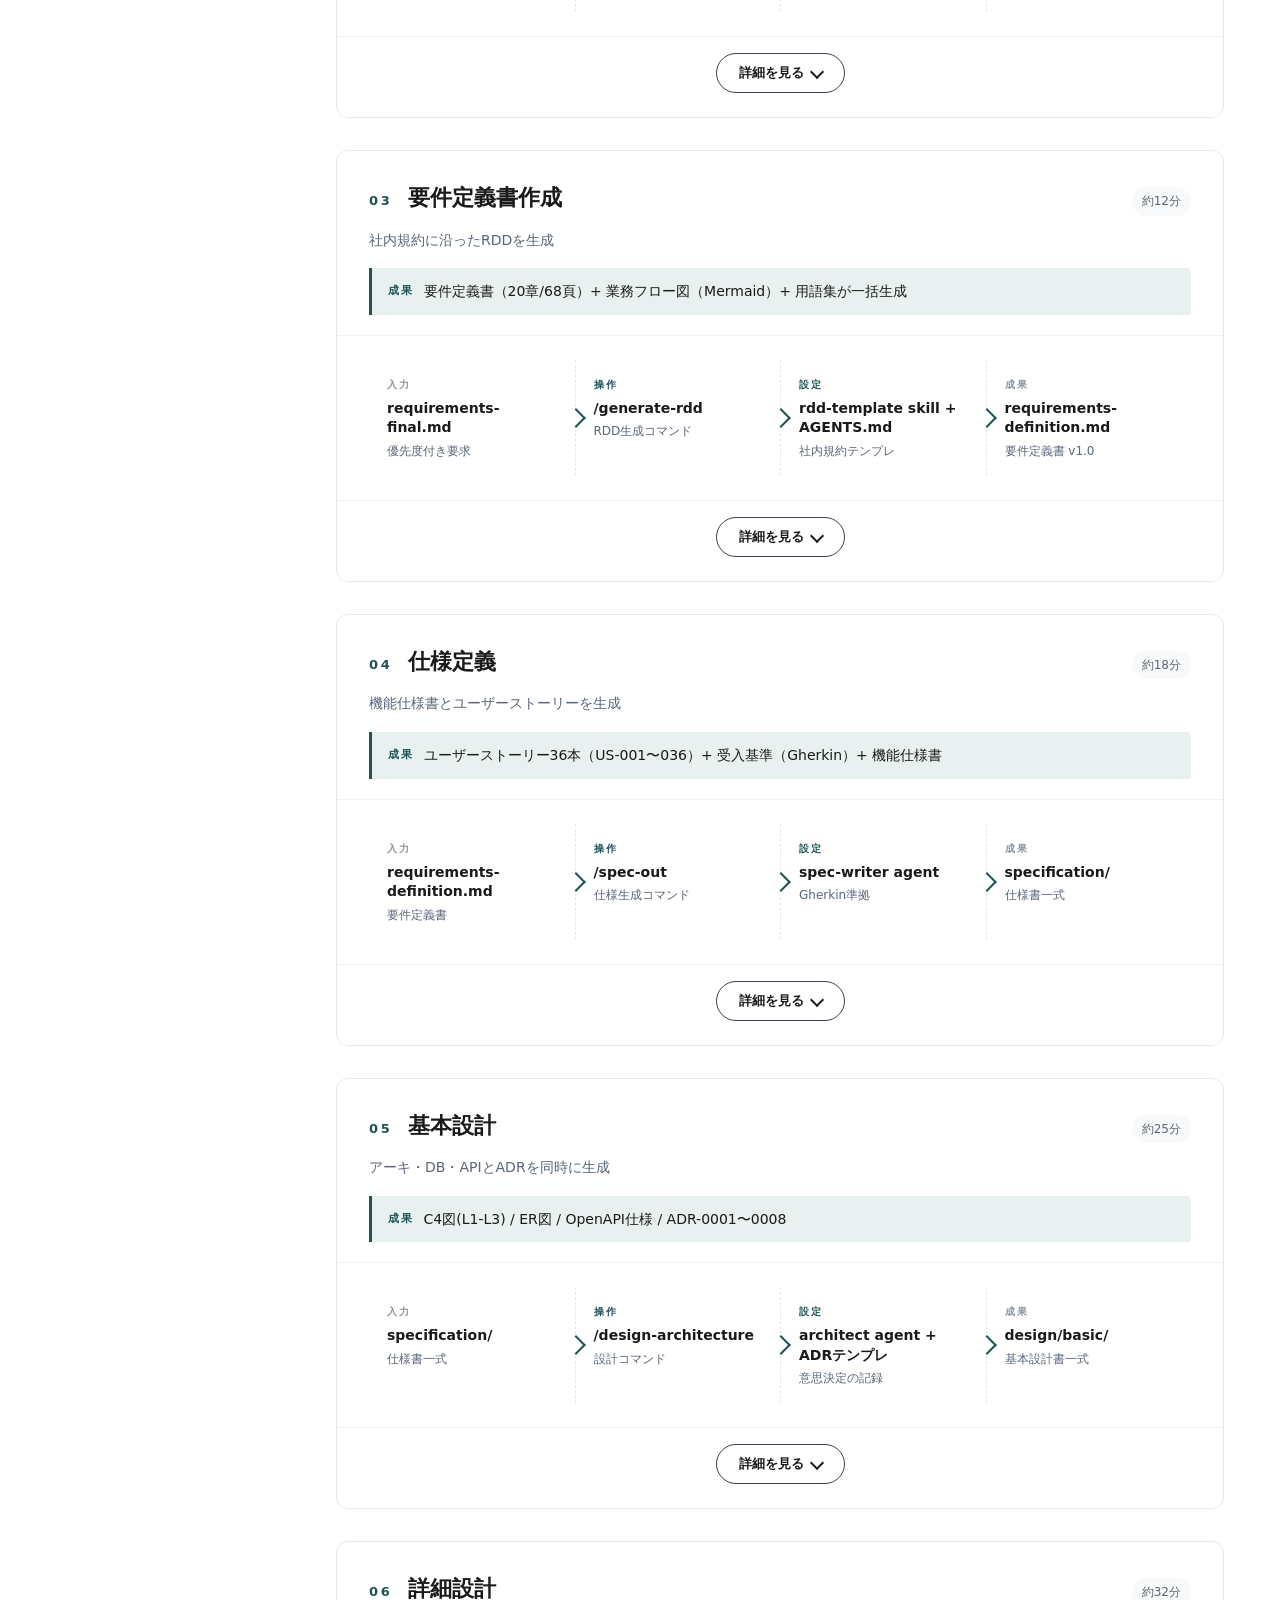
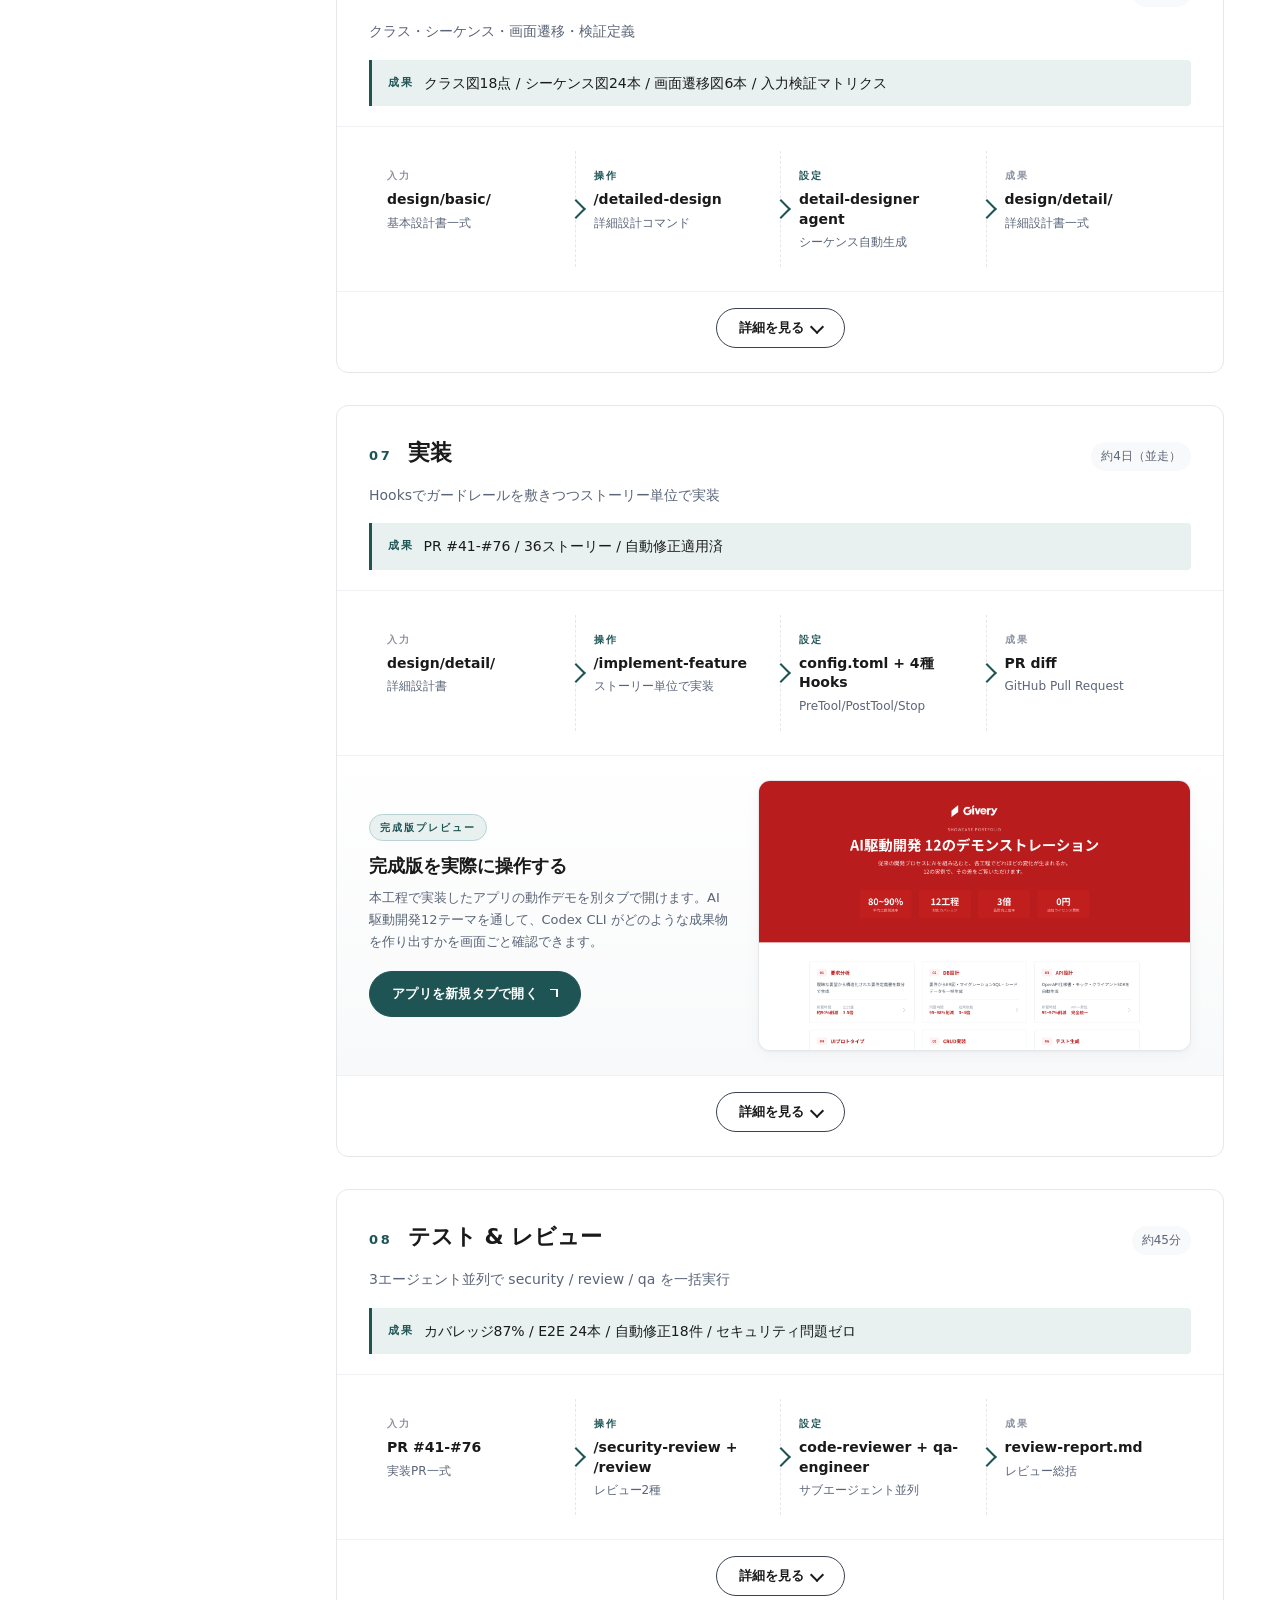
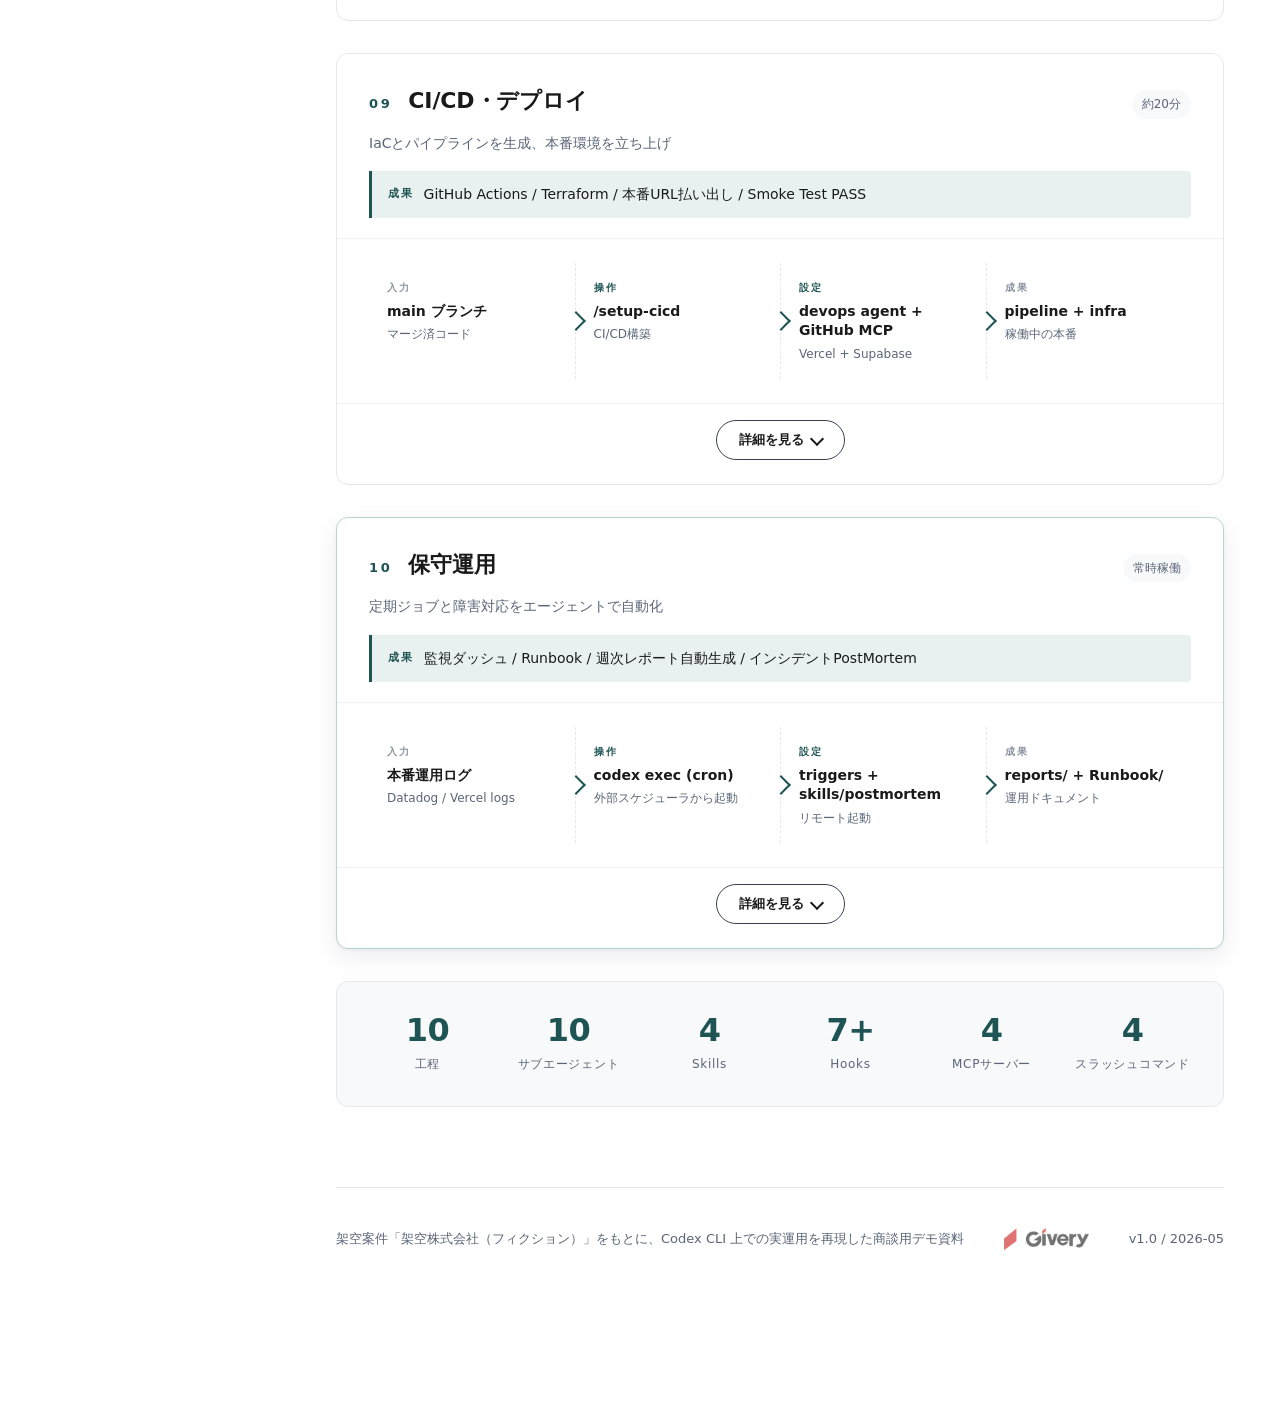
<file: codex/index.html>
<!DOCTYPE html>
<html lang="ja">
<head>
  <meta charset="UTF-8">
  <meta name="viewport" content="width=device-width, initial-scale=1.0">
  <title>顧客ヒアリングから本番運用まで、Codex CLI の活用方法デモ | 商談用説明資料</title>
  <link rel="stylesheet" href="styles.css">
</head>
<body>

<div class="layout">

  <!-- 左側：固定タイムライン -->
  <aside class="rail">
    <img class="rail-logo" src="assets/givery-logo.png" alt="Givery">
    <div class="rail-brand">CODEX CLI</div>
    <div class="rail-title">要件定義から<br>保守運用までの全工程</div>
    <a class="rail-swap" href="../">
      <span class="rail-swap-label">5ツール比較トップ</span>
      <span class="rail-swap-arrow" aria-hidden="true"></span>
    </a>
    <a class="rail-swap" href="../claudecode/">
      <span class="rail-swap-label">Claude Code 版を見る</span>
      <span class="rail-swap-arrow" aria-hidden="true"></span>
    </a>
    <a class="rail-swap" href="../cursor/">
      <span class="rail-swap-label">Cursor 版を見る</span>
      <span class="rail-swap-arrow" aria-hidden="true"></span>
    </a>
    <a class="rail-swap" href="../browser/">
      <span class="rail-swap-label">ブラウザAIチャット版を見る</span>
      <span class="rail-swap-arrow" aria-hidden="true"></span>
    </a>
    <a class="rail-swap" href="../copilot/">
      <span class="rail-swap-label">GitHub Copilot 版を見る</span>
      <span class="rail-swap-arrow" aria-hidden="true"></span>
    </a>
    <ul class="rail-list" id="rail-list"></ul>
  </aside>

  <!-- 右側：本文 -->
  <main class="main">

    <!-- ヒーロー -->
    <section class="hero">
      <span class="hero-tag">商談用 / 説明資料</span>
      <h1>顧客ヒアリングから本番運用まで、<br><em>Codex CLI の活用方法デモ</em></h1>
      <p class="hero-lead">下にスクロールしてください。10の工程それぞれで、入力、操作、適用される設定、生まれる成果が一目で並びます。各工程の「詳細を見る」ボタンを押すと、AGENTS.md、サブエージェント定義（~/.codex/agents/）、Hooks、Skills のプロンプトまで実物そのままで確認できます。</p>

      <div class="scenario">
        <div>
          <div class="scenario-head">本日の架空案件</div>
          <div class="scenario-name">
            <span id="scenario-name">—</span>
            <span class="industry" id="scenario-industry"></span>
          </div>
          <p class="scenario-brief" id="scenario-brief"></p>
        </div>
        <div class="scenario-meta" id="scenario-meta"></div>
      </div>

      <a class="hero-download" href="codex-harness.zip" download>
        <span class="hero-download-text">
          <span class="hero-download-label">このページのハーネス一式をダウンロード（ZIP）</span>
          <span class="hero-download-sub">AGENTS.md・エージェント定義・config.toml・MCP 設定の統合完全版</span>
        </span>
        <span class="hero-download-arrow" aria-hidden="true"></span>
      </a>
    </section>

    <!-- 工程カード群 -->
    <div id="phases"></div>

    <!-- サマリ -->
    <div id="summary"></div>

    <footer class="footer">
      <div>架空案件「架空株式会社（フィクション）」をもとに、Codex CLI 上での実運用を再現した商談用デモ資料</div>
      <img class="footer-logo" src="assets/givery-logo.png" alt="Givery">
      <div>v1.0 / 2026-05</div>
    </footer>
  </main>
</div>

<script src="data.js?v=3"></script>
<script src="app.js?v=3"></script>
</body>
</html>
</file>
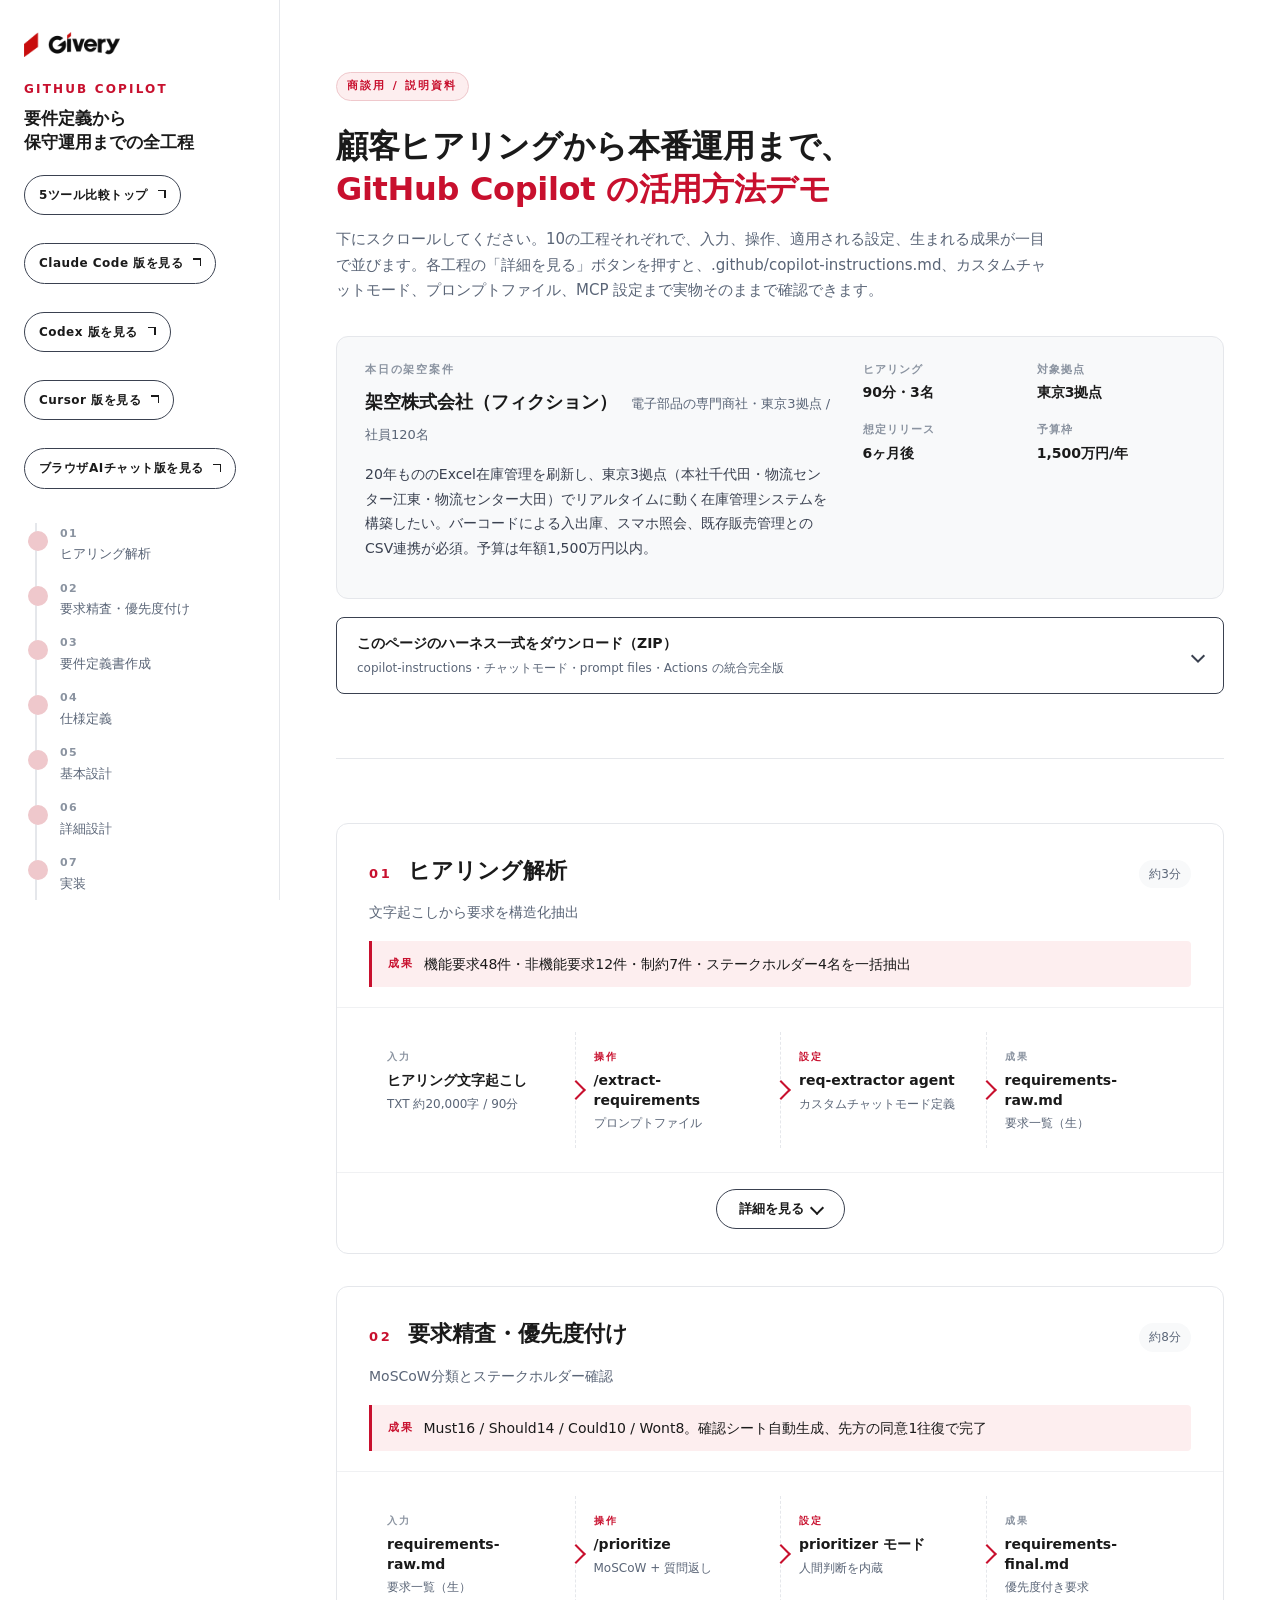
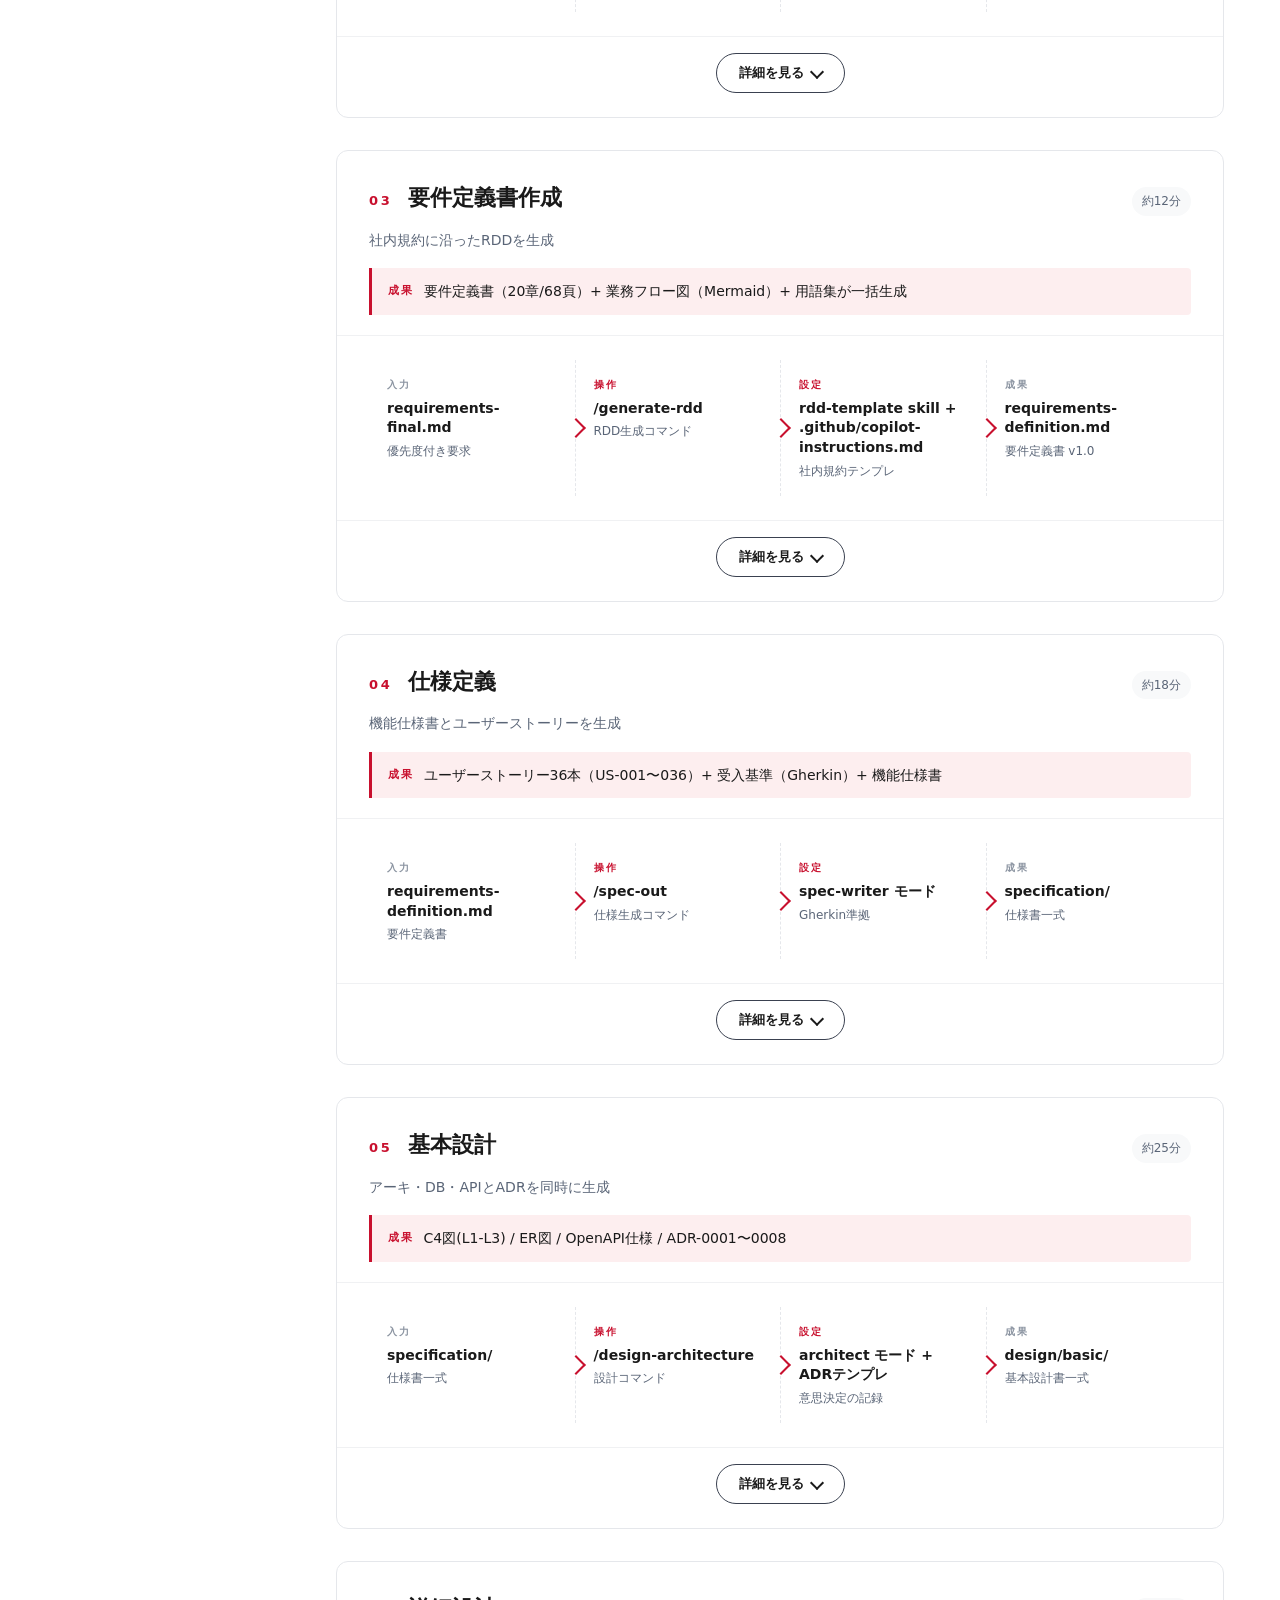
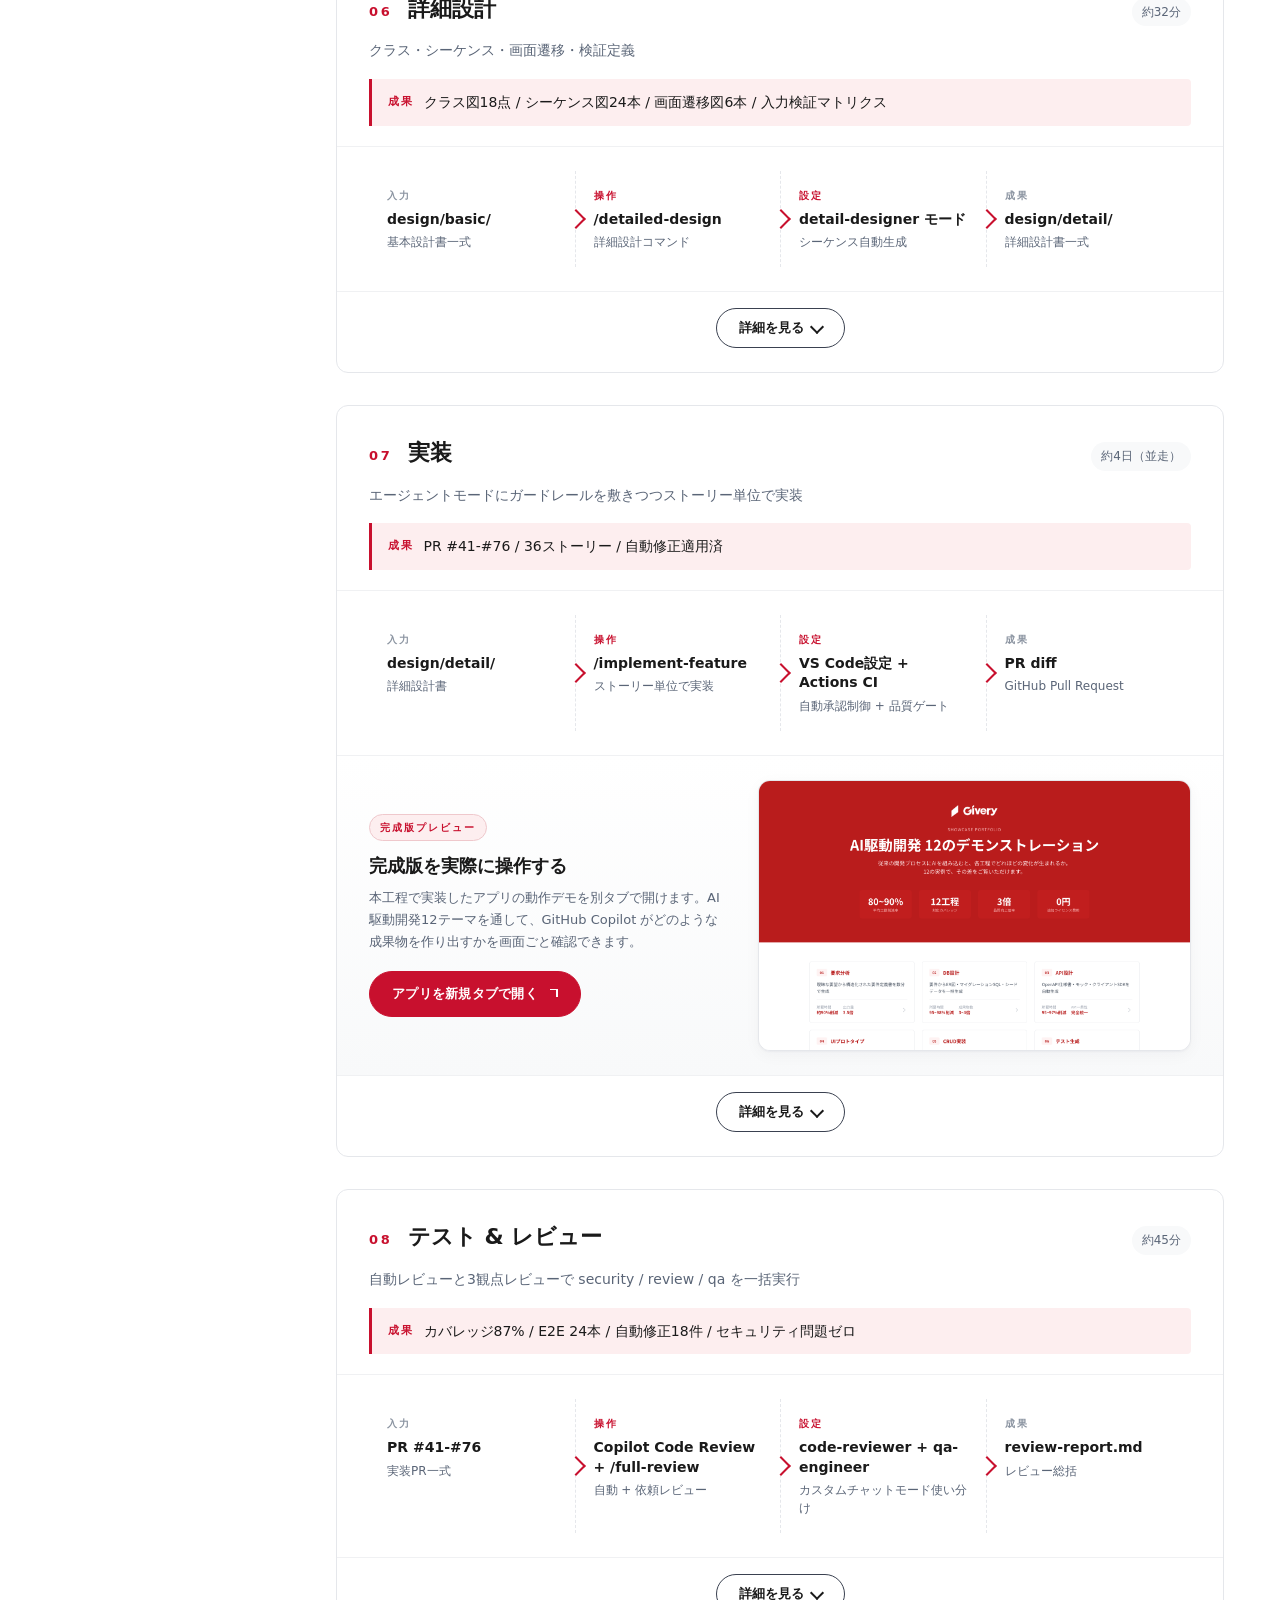
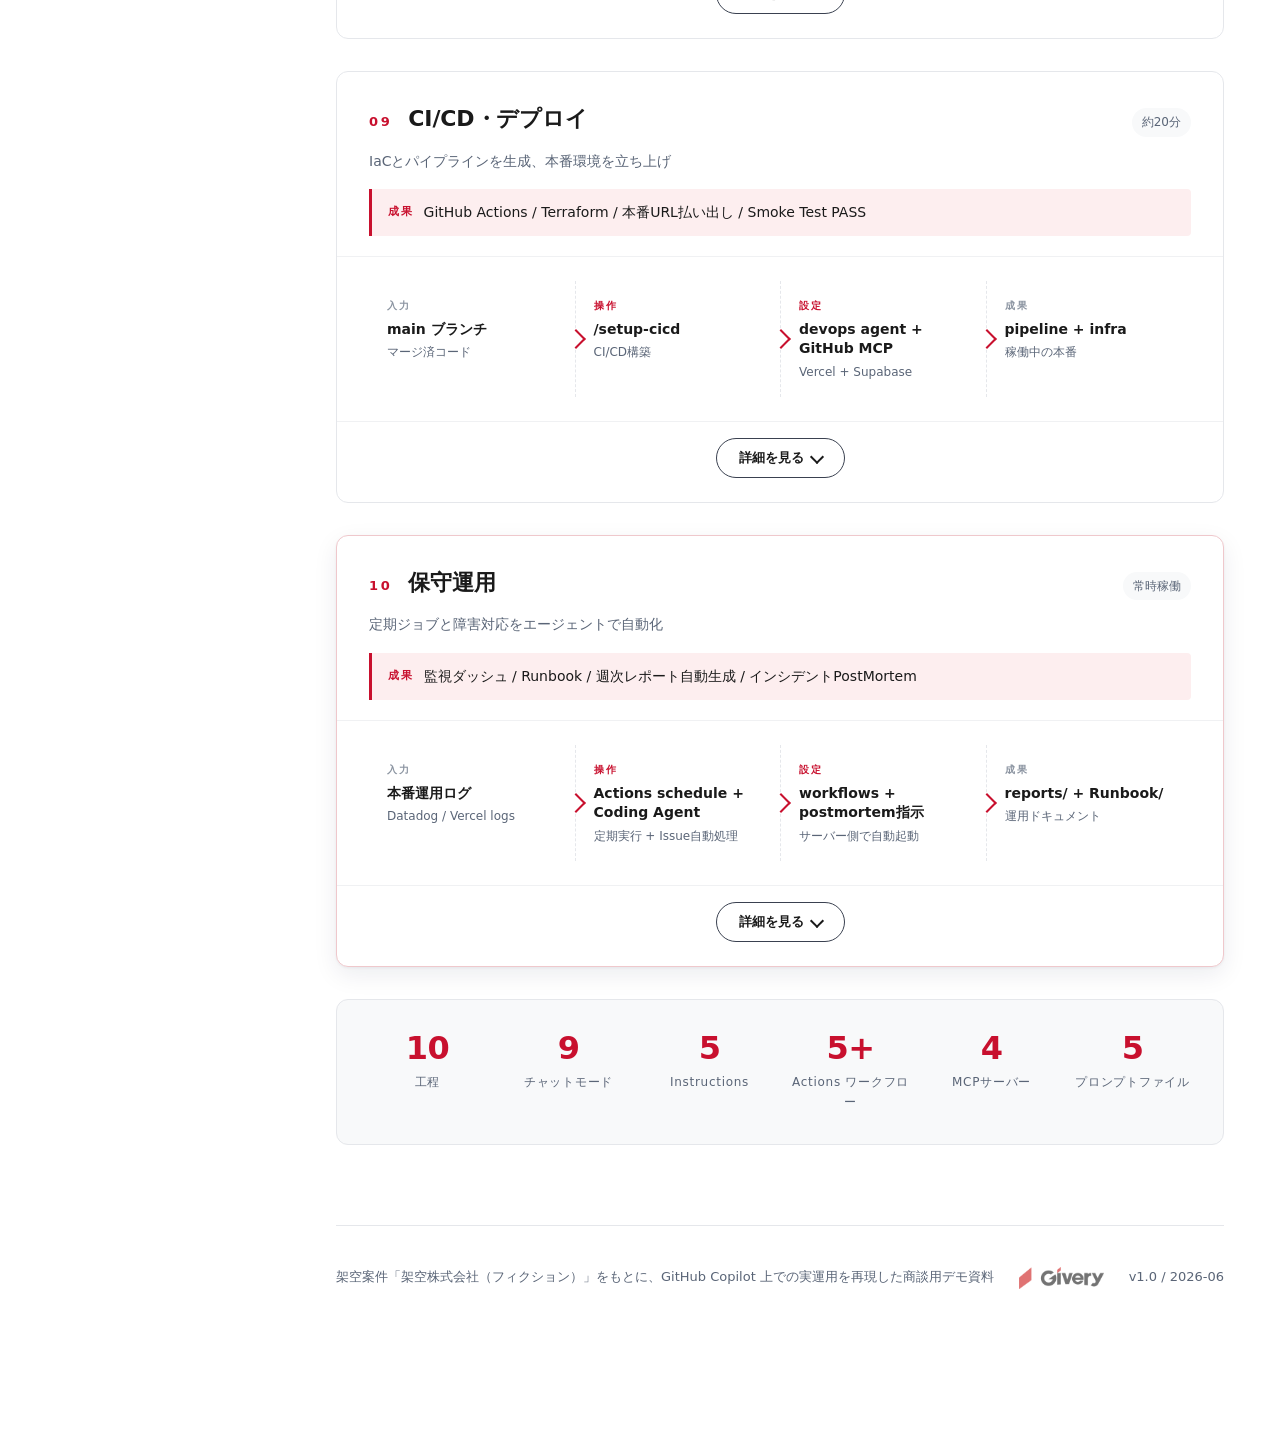
<file: copilot/index.html>
<!DOCTYPE html>
<html lang="ja">
<head>
  <meta charset="UTF-8">
  <meta name="viewport" content="width=device-width, initial-scale=1.0">
  <title>顧客ヒアリングから本番運用まで、GitHub Copilot の活用方法デモ | 商談用説明資料</title>
  <link rel="stylesheet" href="styles.css">
</head>
<body>

<div class="layout">

  <!-- 左側：固定タイムライン -->
  <aside class="rail">
    <img class="rail-logo" src="assets/givery-logo.png" alt="Givery">
    <div class="rail-brand">GITHUB COPILOT</div>
    <div class="rail-title">要件定義から<br>保守運用までの全工程</div>
    <a class="rail-swap" href="../">
      <span class="rail-swap-label">5ツール比較トップ</span>
      <span class="rail-swap-arrow" aria-hidden="true"></span>
    </a>
    <a class="rail-swap" href="../claudecode/">
      <span class="rail-swap-label">Claude Code 版を見る</span>
      <span class="rail-swap-arrow" aria-hidden="true"></span>
    </a>
    <a class="rail-swap" href="../codex/">
      <span class="rail-swap-label">Codex 版を見る</span>
      <span class="rail-swap-arrow" aria-hidden="true"></span>
    </a>
    <a class="rail-swap" href="../cursor/">
      <span class="rail-swap-label">Cursor 版を見る</span>
      <span class="rail-swap-arrow" aria-hidden="true"></span>
    </a>
    <a class="rail-swap" href="../browser/">
      <span class="rail-swap-label">ブラウザAIチャット版を見る</span>
      <span class="rail-swap-arrow" aria-hidden="true"></span>
    </a>
    <ul class="rail-list" id="rail-list"></ul>
  </aside>

  <!-- 右側：本文 -->
  <main class="main">

    <!-- ヒーロー -->
    <section class="hero">
      <span class="hero-tag">商談用 / 説明資料</span>
      <h1>顧客ヒアリングから本番運用まで、<br><em>GitHub Copilot の活用方法デモ</em></h1>
      <p class="hero-lead">下にスクロールしてください。10の工程それぞれで、入力、操作、適用される設定、生まれる成果が一目で並びます。各工程の「詳細を見る」ボタンを押すと、.github/copilot-instructions.md、カスタムチャットモード、プロンプトファイル、MCP 設定まで実物そのままで確認できます。</p>

      <div class="scenario">
        <div>
          <div class="scenario-head">本日の架空案件</div>
          <div class="scenario-name">
            <span id="scenario-name">—</span>
            <span class="industry" id="scenario-industry"></span>
          </div>
          <p class="scenario-brief" id="scenario-brief"></p>
        </div>
        <div class="scenario-meta" id="scenario-meta"></div>
      </div>

      <a class="hero-download" href="copilot-harness.zip" download>
        <span class="hero-download-text">
          <span class="hero-download-label">このページのハーネス一式をダウンロード（ZIP）</span>
          <span class="hero-download-sub">copilot-instructions・チャットモード・prompt files・Actions の統合完全版</span>
        </span>
        <span class="hero-download-arrow" aria-hidden="true"></span>
      </a>
    </section>

    <!-- 工程カード群 -->
    <div id="phases"></div>

    <!-- サマリ -->
    <div id="summary"></div>

    <footer class="footer">
      <div>架空案件「架空株式会社（フィクション）」をもとに、GitHub Copilot 上での実運用を再現した商談用デモ資料</div>
      <img class="footer-logo" src="assets/givery-logo.png" alt="Givery">
      <div>v1.0 / 2026-06</div>
    </footer>
  </main>
</div>

<script src="data.js?v=3"></script>
<script src="app.js?v=3"></script>
</body>
</html>
</file>
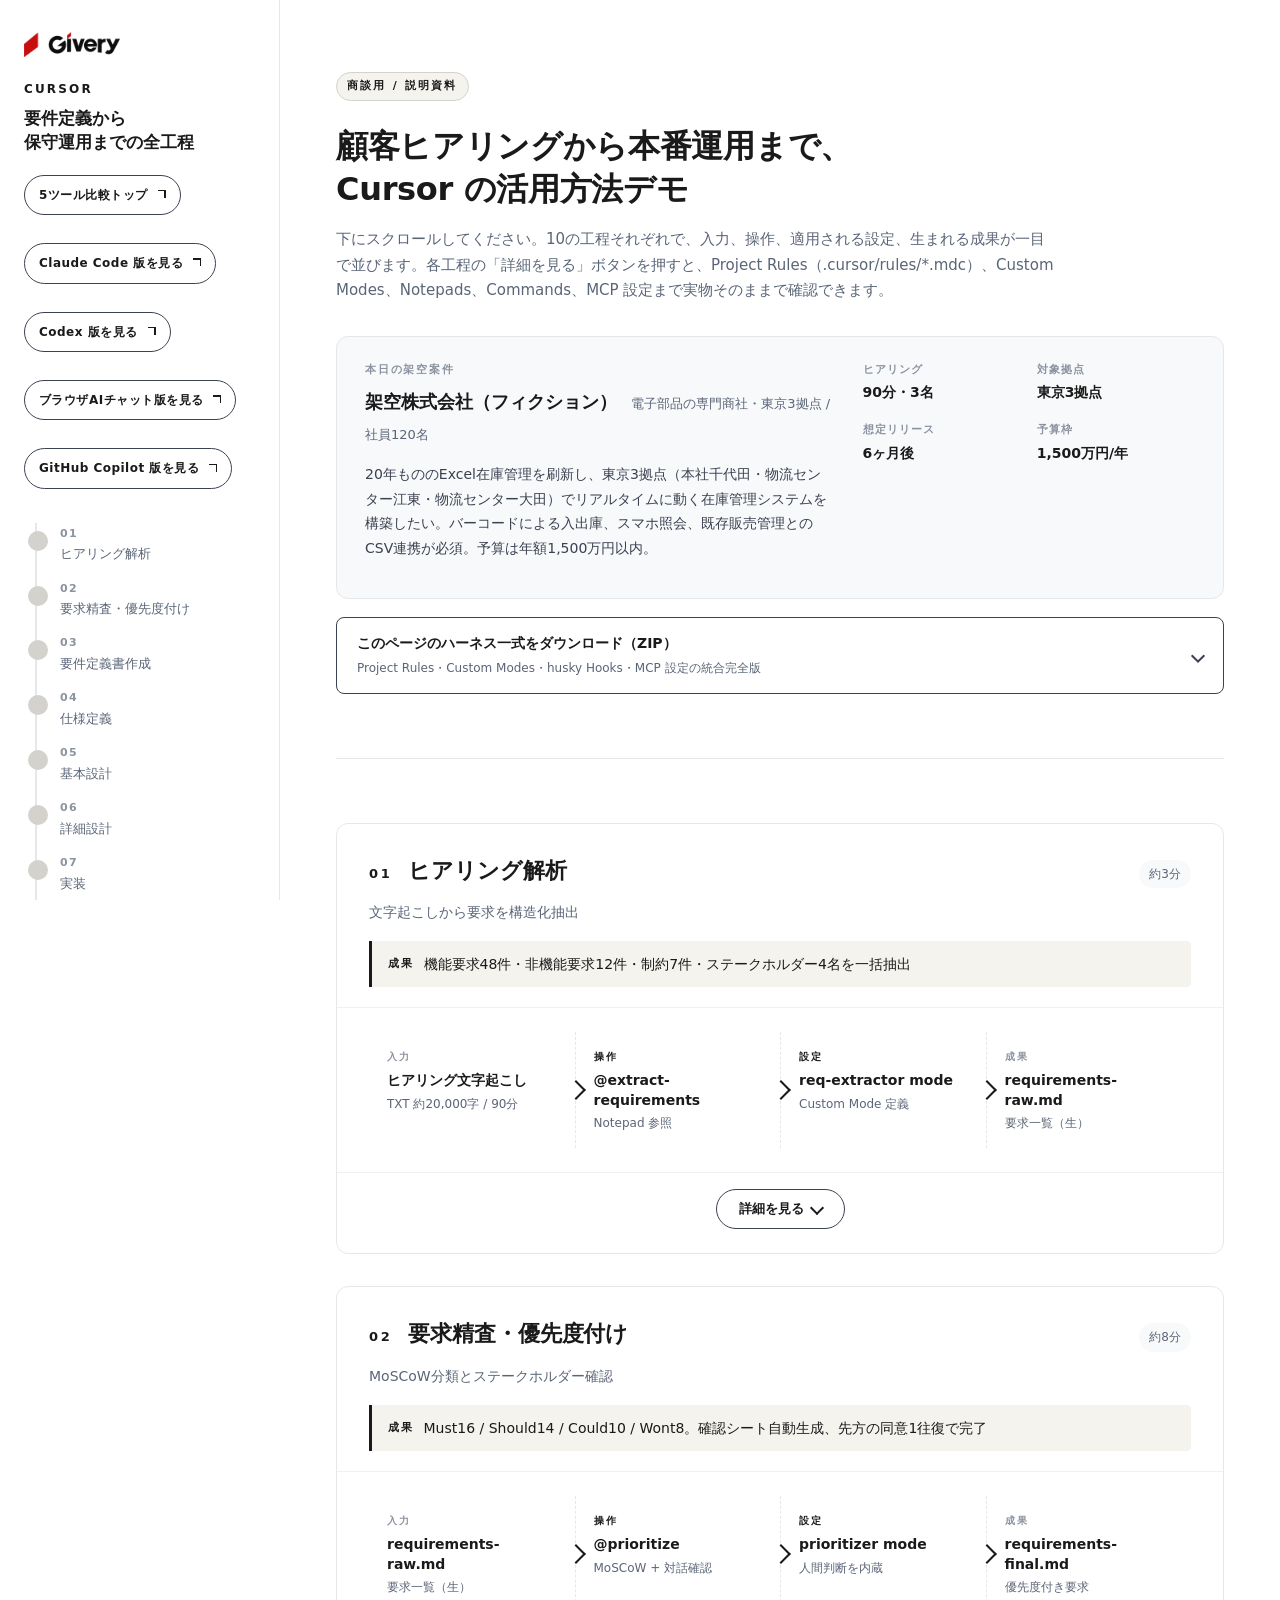
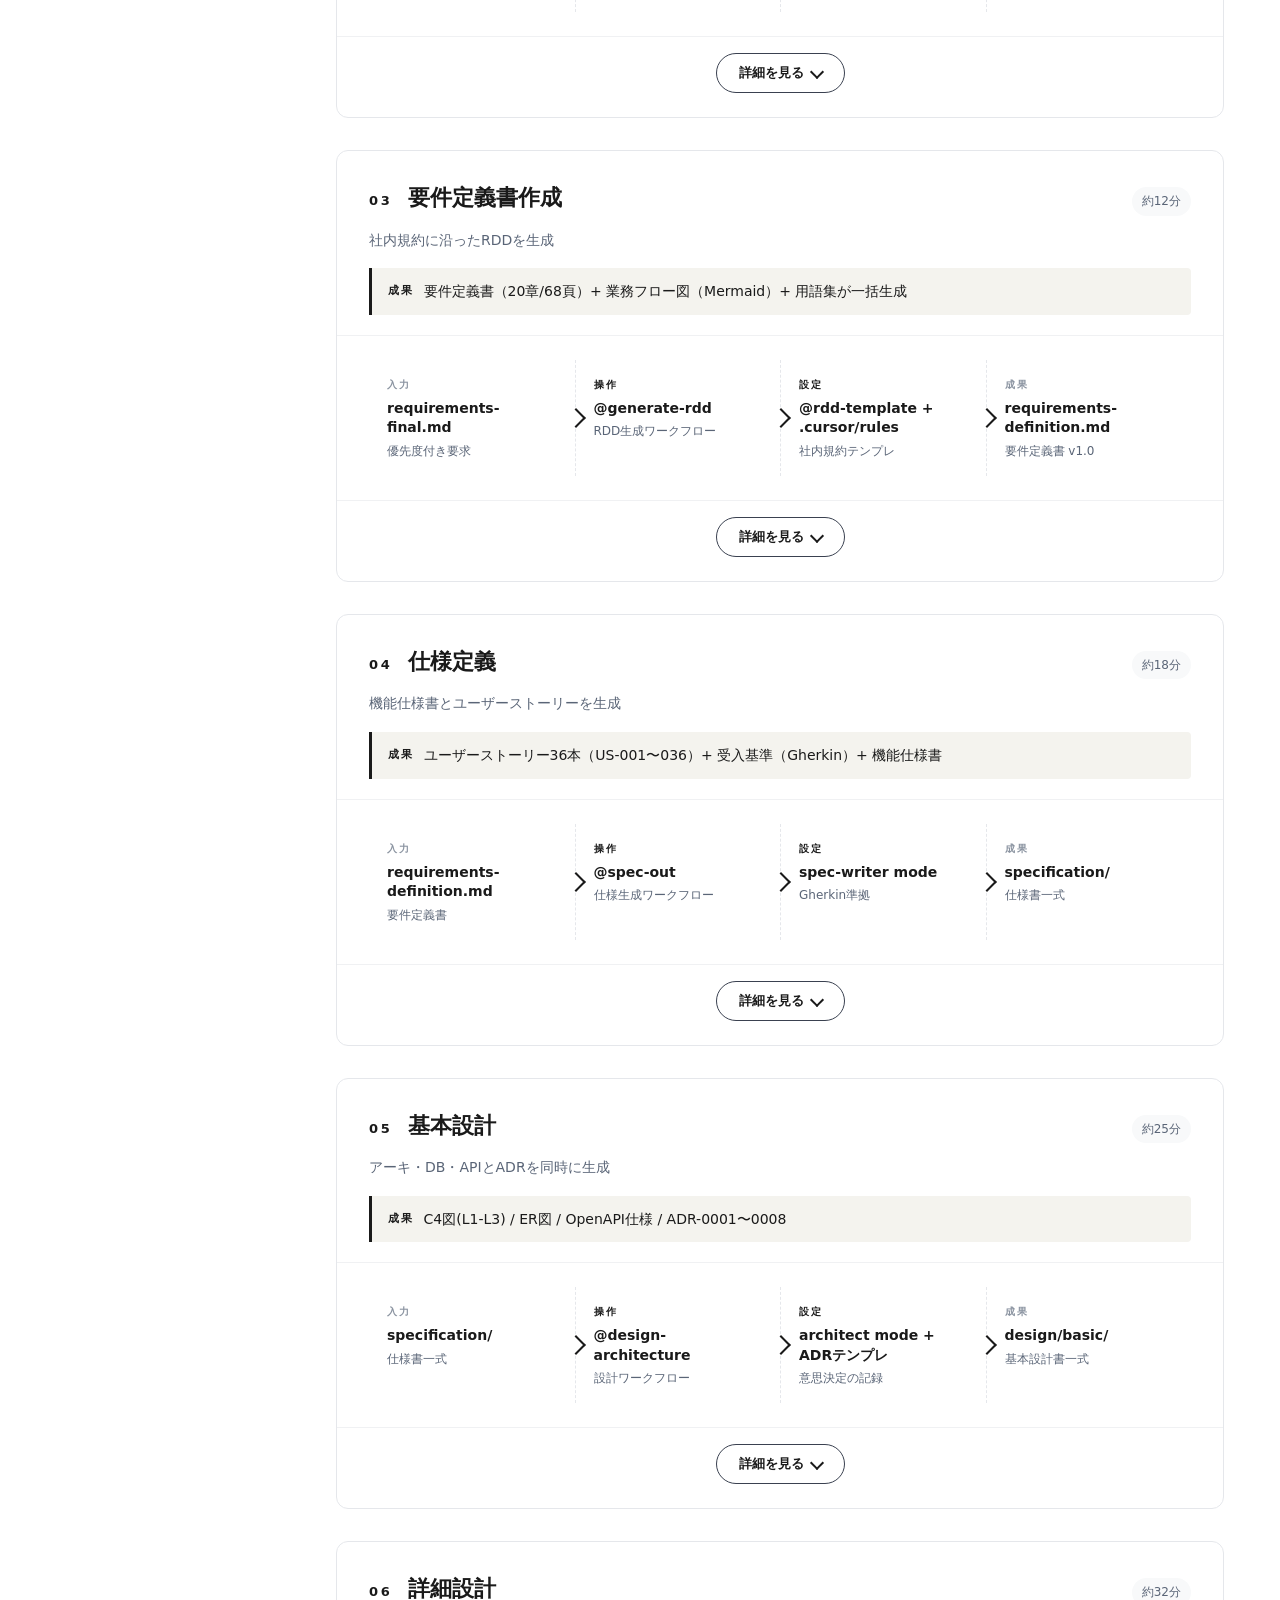
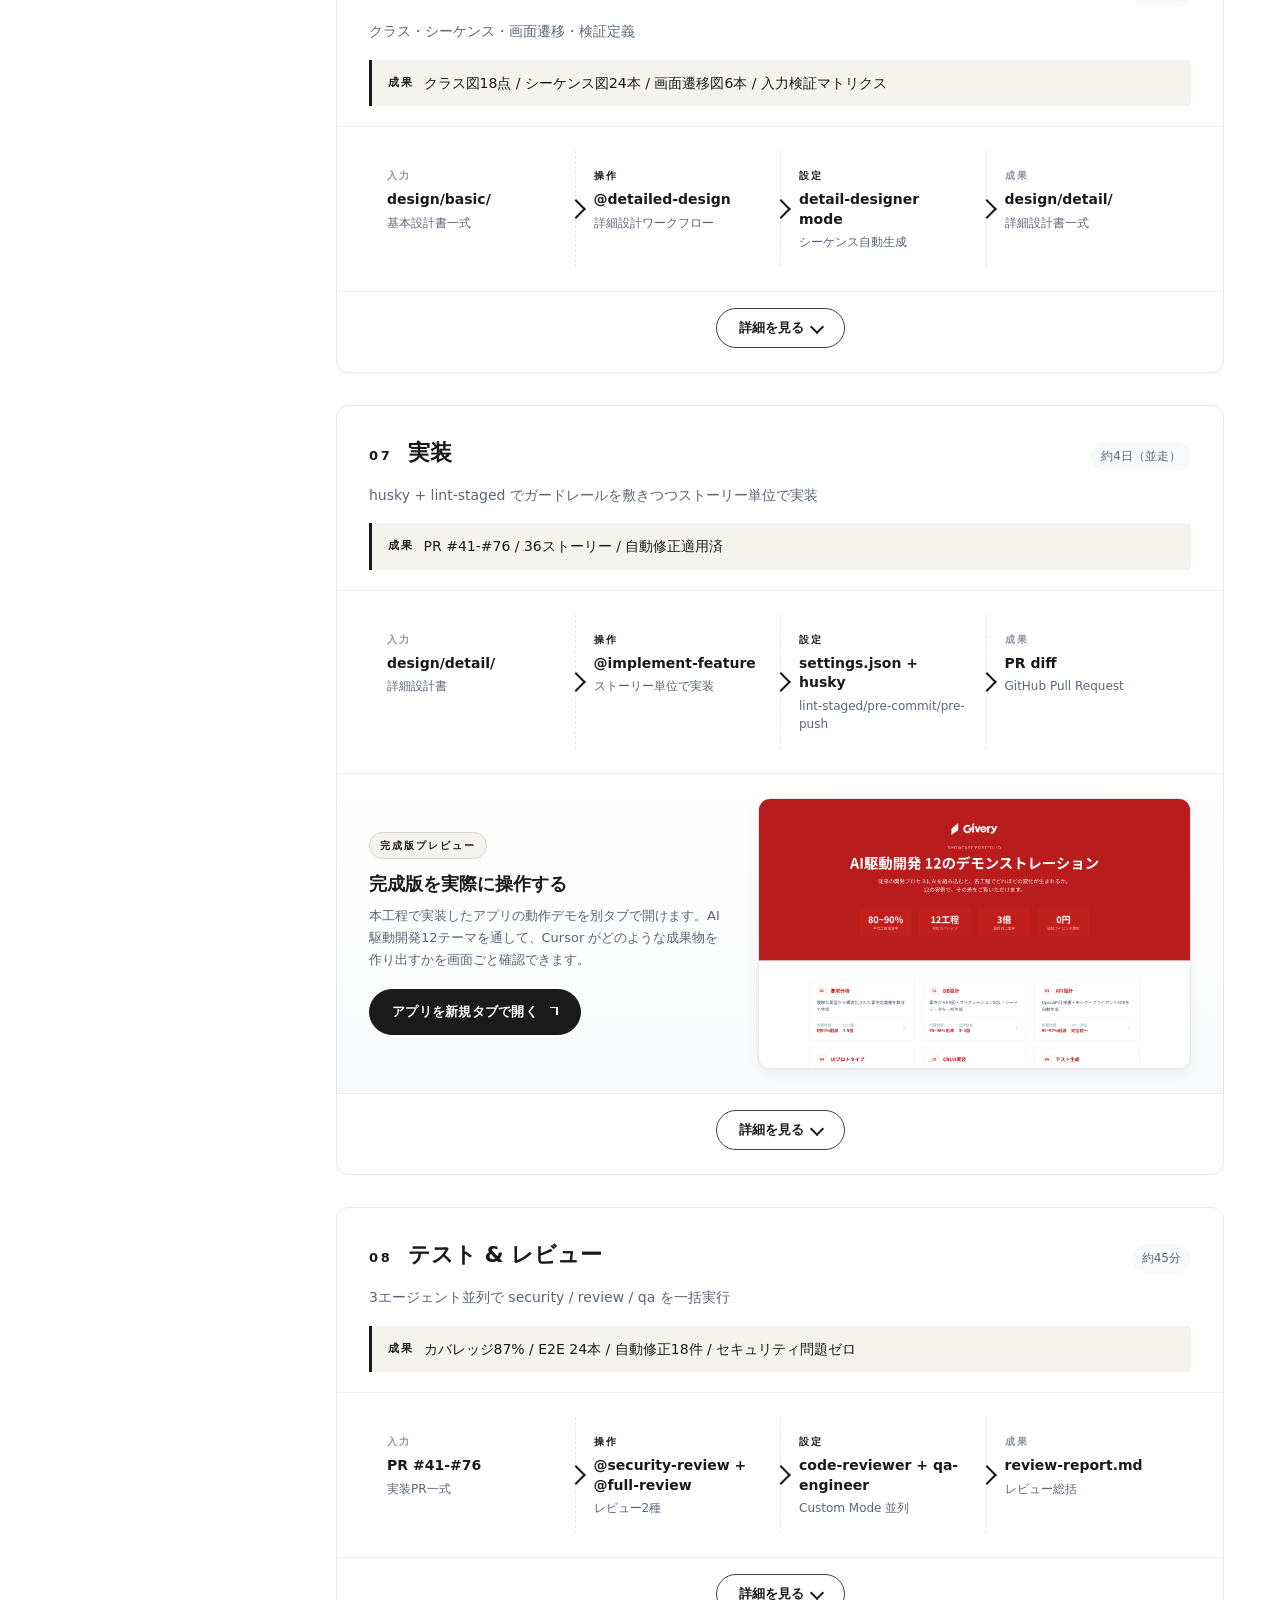
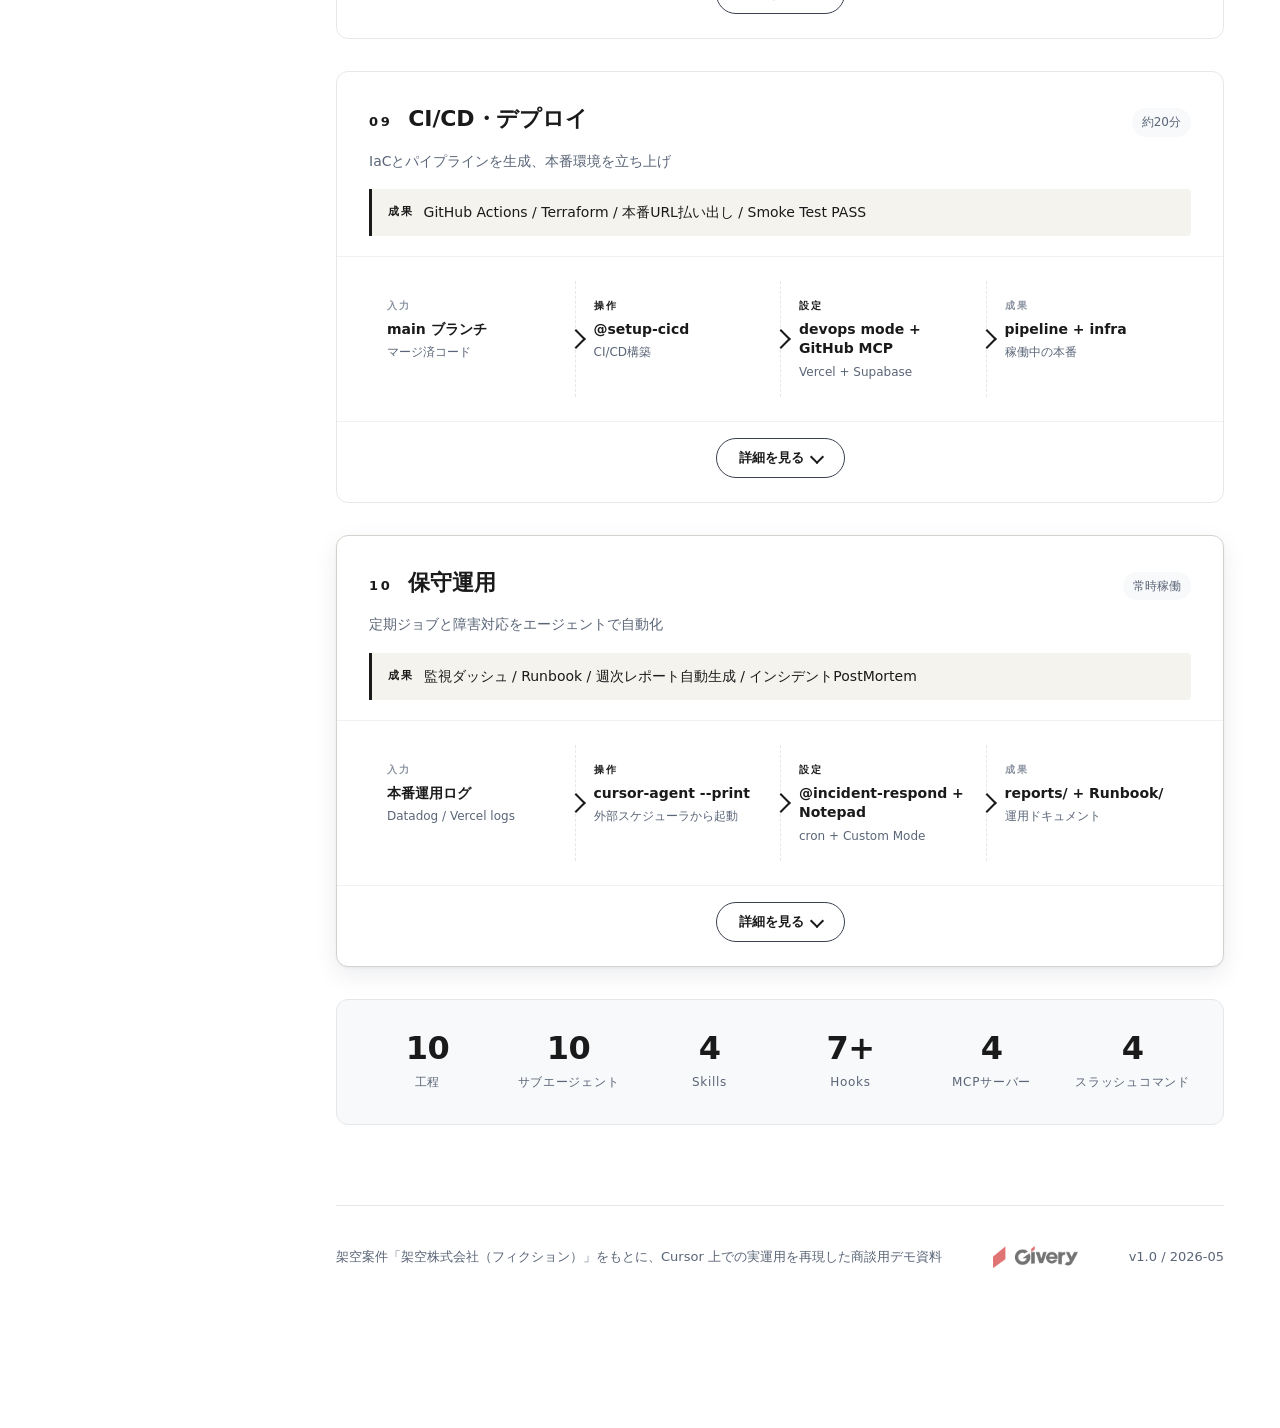
<file: cursor/index.html>
<!DOCTYPE html>
<html lang="ja">
<head>
  <meta charset="UTF-8">
  <meta name="viewport" content="width=device-width, initial-scale=1.0">
  <title>顧客ヒアリングから本番運用まで、Cursor の活用方法デモ | 商談用説明資料</title>
  <link rel="stylesheet" href="styles.css">
</head>
<body>

<div class="layout">

  <!-- 左側：固定タイムライン -->
  <aside class="rail">
    <img class="rail-logo" src="assets/givery-logo.png" alt="Givery">
    <div class="rail-brand">CURSOR</div>
    <div class="rail-title">要件定義から<br>保守運用までの全工程</div>
    <a class="rail-swap" href="../">
      <span class="rail-swap-label">5ツール比較トップ</span>
      <span class="rail-swap-arrow" aria-hidden="true"></span>
    </a>
    <a class="rail-swap" href="../claudecode/">
      <span class="rail-swap-label">Claude Code 版を見る</span>
      <span class="rail-swap-arrow" aria-hidden="true"></span>
    </a>
    <a class="rail-swap" href="../codex/">
      <span class="rail-swap-label">Codex 版を見る</span>
      <span class="rail-swap-arrow" aria-hidden="true"></span>
    </a>
    <a class="rail-swap" href="../browser/">
      <span class="rail-swap-label">ブラウザAIチャット版を見る</span>
      <span class="rail-swap-arrow" aria-hidden="true"></span>
    </a>
    <a class="rail-swap" href="../copilot/">
      <span class="rail-swap-label">GitHub Copilot 版を見る</span>
      <span class="rail-swap-arrow" aria-hidden="true"></span>
    </a>
    <ul class="rail-list" id="rail-list"></ul>
  </aside>

  <!-- 右側：本文 -->
  <main class="main">

    <!-- ヒーロー -->
    <section class="hero">
      <span class="hero-tag">商談用 / 説明資料</span>
      <h1>顧客ヒアリングから本番運用まで、<br><em>Cursor の活用方法デモ</em></h1>
      <p class="hero-lead">下にスクロールしてください。10の工程それぞれで、入力、操作、適用される設定、生まれる成果が一目で並びます。各工程の「詳細を見る」ボタンを押すと、Project Rules（.cursor/rules/*.mdc）、Custom Modes、Notepads、Commands、MCP 設定まで実物そのままで確認できます。</p>

      <div class="scenario">
        <div>
          <div class="scenario-head">本日の架空案件</div>
          <div class="scenario-name">
            <span id="scenario-name">—</span>
            <span class="industry" id="scenario-industry"></span>
          </div>
          <p class="scenario-brief" id="scenario-brief"></p>
        </div>
        <div class="scenario-meta" id="scenario-meta"></div>
      </div>

      <a class="hero-download" href="cursor-harness.zip" download>
        <span class="hero-download-text">
          <span class="hero-download-label">このページのハーネス一式をダウンロード（ZIP）</span>
          <span class="hero-download-sub">Project Rules・Custom Modes・husky Hooks・MCP 設定の統合完全版</span>
        </span>
        <span class="hero-download-arrow" aria-hidden="true"></span>
      </a>
    </section>

    <!-- 工程カード群 -->
    <div id="phases"></div>

    <!-- サマリ -->
    <div id="summary"></div>

    <footer class="footer">
      <div>架空案件「架空株式会社（フィクション）」をもとに、Cursor 上での実運用を再現した商談用デモ資料</div>
      <img class="footer-logo" src="assets/givery-logo.png" alt="Givery">
      <div>v1.0 / 2026-05</div>
    </footer>
  </main>
</div>

<script src="data.js?v=3"></script>
<script src="app.js?v=3"></script>
</body>
</html>
</file>
<file: browser/styles.css>
/* ============================================
   Design Tokens
============================================ */
:root {
  --red: #c8102e;
  --red-deep: #97091f;
  --red-soft: #fdeeef;
  --red-line: #efc8cc;

  --ink: #1a1a1a;
  --ink-2: #3a4150;
  --ink-3: #5a6577;
  --ink-4: #8a93a0;
  --line: #e5e7eb;
  --line-2: #f0f1f3;
  --bg: #ffffff;
  --bg-soft: #f8f9fa;
  --bg-code: #f6f7f9;
  --bg-term: #1a1a1a;
  --bg-term-text: #e8e8e8;
  --bg-term-dim: #8a8a8a;
  --bg-term-accent: #ff7676;

  --shadow-card: 0 1px 2px rgba(15, 30, 60, 0.04), 0 4px 16px rgba(15, 30, 60, 0.04);
  --shadow-card-hover: 0 1px 3px rgba(15, 30, 60, 0.06), 0 8px 24px rgba(15, 30, 60, 0.08);

  --r-sm: 4px;
  --r: 8px;
  --r-lg: 12px;

  --t: 200ms cubic-bezier(0.4, 0, 0.2, 1);
}

/* ============================================
   Reset / Base
============================================ */
* { box-sizing: border-box; }
html, body {
  margin: 0; padding: 0;
  background: var(--bg);
  color: var(--ink);
  font-family: "Yu Gothic", "游ゴシック", "Hiragino Kaku Gothic ProN", "Hiragino Sans", -apple-system, system-ui, sans-serif;
  font-size: 15px;
  line-height: 1.7;
  -webkit-font-smoothing: antialiased;
}
a { color: inherit; text-decoration: none; }
button { font-family: inherit; cursor: pointer; }
code, pre { font-family: "SF Mono", Menlo, Consolas, monospace; }

/* ============================================
   Layout
============================================ */
.layout {
  display: grid;
  grid-template-columns: 280px minmax(0, 1fr);
  max-width: 1400px;
  margin: 0 auto;
}
.rail {
  position: sticky;
  top: 0;
  height: 100vh;
  padding: 32px 24px;
  border-right: 1px solid var(--line);
  overflow-y: auto;
}
.main {
  padding: 56px 56px 120px;
  min-width: 0;
}

@media (max-width: 920px) {
  .layout { grid-template-columns: 1fr; }
  .rail { position: static; height: auto; padding: 16px; border-right: none; border-bottom: 1px solid var(--line); }
  .main { padding: 32px 20px 80px; }
  .rail-list { display: flex; gap: 8px; overflow-x: auto; padding-bottom: 4px; }
  .rail-item { flex: 0 0 auto; }
  .rail-line { display: none; }
}

/* ============================================
   Rail (sticky timeline)
============================================ */
.rail-logo {
  display: block;
  width: 96px;
  height: auto;
  margin: 0 0 22px;
  opacity: 0.95;
}
.rail-brand {
  font-size: 12px;
  letter-spacing: 0.18em;
  color: var(--red);
  font-weight: 700;
  margin-bottom: 8px;
}
.rail-title {
  font-size: 17px;
  font-weight: 700;
  color: var(--ink);
  margin-bottom: 20px;
  line-height: 1.4;
}
.rail-tools {
  display: flex;
  flex-wrap: wrap;
  gap: 6px;
  margin: 0 0 20px;
}
.rail-tool {
  font-size: 11px;
  font-weight: 700;
  letter-spacing: 0.02em;
  color: var(--ink-2);
  background: var(--bg-soft);
  border: 1px solid var(--line);
  border-radius: 999px;
  padding: 4px 10px;
}
.rail-list {
  position: relative;
  list-style: none;
  margin: 8px 0 0; padding: 0;
}
.rail-line {
  position: absolute;
  left: 11px; top: 6px; bottom: 6px;
  width: 2px;
  background: var(--line);
  z-index: 0;
}
.rail-item {
  position: relative;
  padding: 8px 0 8px 36px;
  cursor: pointer;
  z-index: 1;
  transition: color var(--t);
}
.rail-item::before {
  content: "";
  position: absolute;
  left: 4px; top: 14px;
  width: 16px; height: 16px;
  border-radius: 50%;
  background: var(--bg);
  border: 2px solid var(--line);
  transition: all var(--t);
}
.rail-item.active::before {
  background: var(--red);
  border-color: var(--red);
  box-shadow: 0 0 0 4px var(--red-soft);
}
.rail-item.passed::before {
  background: var(--red-line);
  border-color: var(--red-line);
}
.rail-num {
  font-size: 11px;
  color: var(--ink-4);
  letter-spacing: 0.12em;
  font-weight: 600;
}
.rail-name {
  font-size: 13px;
  color: var(--ink-3);
  font-weight: 500;
  line-height: 1.4;
  margin-top: 2px;
}
.rail-item.active .rail-num { color: var(--red); }
.rail-item.active .rail-name { color: var(--ink); font-weight: 700; }

.rail-swap {
  display: flex;
  width: 100%;
  align-items: center;
  justify-content: space-between;
  gap: 8px;
  margin: 0 0 8px;
  padding: 9px 14px;
  font-size: 12px;
  font-weight: 700;
  letter-spacing: 0.04em;
  color: var(--ink);
  background: var(--bg);
  border: 1px solid var(--ink-2);
  border-radius: 999px;
  transition: all var(--t);
}
.rail-swap:hover {
  background: var(--ink);
  color: white;
  border-color: var(--ink);
}
.rail-swap-arrow {
  width: 10px; height: 10px;
  position: relative;
}
.rail-swap-arrow::before,
.rail-swap-arrow::after {
  content: "";
  position: absolute;
  background: currentColor;
}
.rail-swap-arrow::before {
  top: 0; right: 0;
  width: 8px; height: 1.5px;
}
.rail-swap-arrow::after {
  top: 0; right: 0;
  width: 1.5px; height: 8px;
}
@media (max-width: 920px) {
  .rail-swap { margin-bottom: 8px; }
}

/* ============================================
   Hero
============================================ */
.hero {
  padding: 16px 0 64px;
  border-bottom: 1px solid var(--line);
  margin-bottom: 64px;
}
.hero-tag {
  display: inline-block;
  font-size: 11px;
  letter-spacing: 0.2em;
  color: var(--red);
  font-weight: 700;
  padding: 4px 10px;
  border: 1px solid var(--red-line);
  background: var(--red-soft);
  border-radius: 999px;
  margin-bottom: 24px;
}
.hero h1 {
  font-size: 32px;
  font-weight: 700;
  line-height: 1.35;
  margin: 0 0 16px;
  letter-spacing: -0.01em;
}
.hero h1 em {
  font-style: normal;
  color: var(--red);
}
.hero-lead {
  color: var(--ink-3);
  font-size: 15px;
  max-width: 720px;
  margin: 0 0 32px;
}
.scenario {
  background: var(--bg-soft);
  border: 1px solid var(--line);
  border-radius: var(--r-lg);
  padding: 24px 28px;
  display: grid;
  grid-template-columns: minmax(0, 1.4fr) minmax(0, 1fr);
  gap: 32px;
}
.scenario-head {
  font-size: 11px;
  letter-spacing: 0.16em;
  color: var(--ink-4);
  font-weight: 700;
  margin-bottom: 8px;
}
.scenario-name {
  font-size: 18px;
  font-weight: 700;
  margin-bottom: 8px;
  color: var(--ink);
}
.scenario-name .industry {
  font-size: 13px;
  color: var(--ink-3);
  font-weight: 500;
  margin-left: 8px;
}
.scenario-brief {
  font-size: 14px;
  color: var(--ink-2);
  line-height: 1.75;
}
.scenario-meta {
  display: grid;
  grid-template-columns: 1fr 1fr;
  gap: 16px;
  align-content: start;
}
.scenario-meta dt {
  font-size: 11px;
  color: var(--ink-4);
  letter-spacing: 0.1em;
  font-weight: 600;
  margin-bottom: 2px;
}
.scenario-meta dd {
  margin: 0;
  font-size: 14px;
  font-weight: 700;
  color: var(--ink);
}
@media (max-width: 720px) {
  .scenario { grid-template-columns: 1fr; }
}

/* ============================================
   Phase Card
============================================ */
.phase {
  position: relative;
  background: var(--bg);
  border: 1px solid var(--line);
  border-radius: var(--r-lg);
  margin-bottom: 32px;
  overflow: hidden;
  transition: box-shadow var(--t), border-color var(--t);
}
.phase:hover { box-shadow: var(--shadow-card); }
.phase.active {
  border-color: var(--red-line);
  box-shadow: var(--shadow-card-hover);
}

.phase-head {
  padding: 28px 32px 20px;
  border-bottom: 1px solid var(--line-2);
}
.phase-row1 {
  display: flex;
  align-items: baseline;
  gap: 16px;
  margin-bottom: 12px;
}
.phase-num {
  font-size: 13px;
  font-weight: 800;
  letter-spacing: 0.2em;
  color: var(--red);
}
.phase-title {
  font-size: 22px;
  font-weight: 700;
  letter-spacing: -0.005em;
  color: var(--ink);
}
.phase-duration {
  margin-left: auto;
  font-size: 12px;
  color: var(--ink-3);
  background: var(--bg-soft);
  padding: 4px 10px;
  border-radius: 999px;
  white-space: nowrap;
}
.phase-sub {
  font-size: 14px;
  color: var(--ink-3);
  margin-bottom: 16px;
}
.phase-outcome {
  display: flex;
  align-items: flex-start;
  gap: 10px;
  padding: 12px 16px;
  background: var(--red-soft);
  border-left: 3px solid var(--red);
  border-radius: 0 var(--r-sm) var(--r-sm) 0;
  font-size: 14px;
  color: var(--ink);
  line-height: 1.6;
}
.phase-outcome::before {
  content: "成果";
  font-size: 11px;
  letter-spacing: 0.16em;
  color: var(--red);
  font-weight: 700;
  flex: 0 0 auto;
  padding-top: 2px;
}

/* ============================================
   Flow visualization
============================================ */
.flow {
  display: grid;
  grid-template-columns: repeat(4, minmax(0, 1fr));
  gap: 0;
  padding: 24px 32px;
  border-bottom: 1px solid var(--line-2);
}
.flow-step {
  position: relative;
  padding: 16px 18px;
}
.flow-step + .flow-step { border-left: 1px dashed var(--line); }
.flow-step + .flow-step::before {
  content: "";
  position: absolute;
  left: -7px; top: 50%;
  width: 12px; height: 12px;
  border-top: 2px solid var(--red);
  border-right: 2px solid var(--red);
  transform: translateY(-50%) rotate(45deg);
  background: var(--bg);
}
.flow-step-tag {
  font-size: 10px;
  font-weight: 800;
  letter-spacing: 0.2em;
  color: var(--ink-4);
  margin-bottom: 6px;
}
.flow-step:nth-child(2) .flow-step-tag,
.flow-step:nth-child(3) .flow-step-tag {
  color: var(--red);
}
.flow-step-label {
  font-size: 14px;
  font-weight: 700;
  color: var(--ink);
  margin-bottom: 4px;
  line-height: 1.4;
  word-break: break-word;
}
.flow-step-detail {
  font-size: 12px;
  color: var(--ink-3);
  line-height: 1.5;
}
@media (max-width: 720px) {
  .flow { grid-template-columns: 1fr; gap: 12px; padding: 20px; }
  .flow-step + .flow-step { border-left: none; border-top: 1px dashed var(--line); padding-top: 16px; }
  .flow-step + .flow-step::before { display: none; }
}

/* ============================================
   Live preview (完成版アプリ)
============================================ */
.live-preview {
  padding: 24px 32px;
  border-bottom: 1px solid var(--line-2);
  background: linear-gradient(180deg, var(--bg) 0%, var(--bg-soft) 100%);
}
.live-preview-body {
  display: grid;
  grid-template-columns: minmax(0, 1fr) minmax(0, 1.2fr);
  gap: 28px;
  align-items: center;
}
.live-preview-text {
  min-width: 0;
}
.live-preview-tag {
  display: inline-block;
  font-size: 10px;
  font-weight: 800;
  letter-spacing: 0.2em;
  color: var(--red);
  background: var(--red-soft);
  border: 1px solid var(--red-line);
  padding: 4px 10px;
  border-radius: 999px;
  margin-bottom: 12px;
}
.live-preview-title {
  font-size: 18px;
  font-weight: 700;
  color: var(--ink);
  line-height: 1.4;
  margin-bottom: 8px;
}
.live-preview-desc {
  font-size: 13px;
  color: var(--ink-3);
  line-height: 1.7;
  margin: 0 0 18px;
}
.live-preview-cta {
  display: inline-flex;
  align-items: center;
  gap: 10px;
  background: var(--red);
  color: white;
  font-size: 13px;
  font-weight: 700;
  letter-spacing: 0.02em;
  padding: 11px 22px;
  border-radius: 999px;
  border: 1px solid var(--red);
  transition: all var(--t);
}
.live-preview-cta:hover {
  background: var(--red-deep);
  border-color: var(--red-deep);
  transform: translateY(-1px);
  box-shadow: 0 6px 14px rgba(200, 16, 46, 0.18);
}
.live-preview-cta-icon {
  width: 10px;
  height: 10px;
  position: relative;
  display: inline-block;
}
.live-preview-cta-icon::before,
.live-preview-cta-icon::after {
  content: "";
  position: absolute;
  background: currentColor;
}
.live-preview-cta-icon::before {
  top: 0; right: 0;
  width: 8px; height: 1.5px;
}
.live-preview-cta-icon::after {
  top: 0; right: 0;
  width: 1.5px; height: 8px;
}
.live-preview-figure {
  position: relative;
  display: block;
  border-radius: var(--r-lg);
  overflow: hidden;
  border: 1px solid var(--line);
  background: var(--bg);
  box-shadow: var(--shadow-card);
  transition: transform var(--t), box-shadow var(--t);
}
.live-preview-figure:hover {
  transform: translateY(-2px);
  box-shadow: var(--shadow-card-hover);
}
.live-preview-figure img {
  display: block;
  width: 100%;
  height: auto;
  aspect-ratio: 16 / 10;
  object-fit: cover;
  object-position: top center;
}
.live-preview-figure-overlay {
  position: absolute;
  right: 12px;
  bottom: 12px;
  font-size: 11px;
  font-weight: 700;
  letter-spacing: 0.08em;
  color: white;
  background: rgba(26, 26, 26, 0.78);
  padding: 5px 12px;
  border-radius: 999px;
  backdrop-filter: blur(4px);
  opacity: 0;
  transform: translateY(4px);
  transition: opacity var(--t), transform var(--t);
}
.live-preview-figure:hover .live-preview-figure-overlay {
  opacity: 1;
  transform: translateY(0);
}
@media (max-width: 820px) {
  .live-preview { padding: 20px; }
  .live-preview-body { grid-template-columns: 1fr; gap: 18px; }
}

/* ============================================
   Detail toggle / panel
============================================ */
.phase-toggle-wrap {
  padding: 16px 32px 24px;
  text-align: center;
}
.phase-toggle {
  display: inline-flex;
  align-items: center;
  gap: 8px;
  background: var(--bg);
  border: 1px solid var(--ink-2);
  color: var(--ink);
  padding: 10px 22px;
  border-radius: 999px;
  font-size: 13px;
  font-weight: 600;
  transition: all var(--t);
}
.phase-toggle:hover {
  background: var(--ink);
  color: white;
  border-color: var(--ink);
}
.phase-toggle.is-open {
  background: var(--red);
  border-color: var(--red);
  color: white;
}
.phase-toggle-icon {
  display: inline-block;
  width: 10px; height: 10px;
  border-right: 2px solid currentColor;
  border-bottom: 2px solid currentColor;
  transform: rotate(45deg);
  transition: transform var(--t);
  margin-bottom: 2px;
}
.phase-toggle.is-open .phase-toggle-icon { transform: rotate(-135deg); margin-bottom: -2px; }

.phase-detail {
  display: none;
  border-top: 1px solid var(--line);
  background: var(--bg-soft);
}
.phase-detail.is-open { display: block; }

/* ============================================
   Tabs
============================================ */
.tabs {
  display: flex;
  gap: 0;
  border-bottom: 1px solid var(--line);
  background: var(--bg);
  padding: 0 32px;
  overflow-x: auto;
}
.tab {
  flex: 0 0 auto;
  background: none;
  border: none;
  padding: 14px 20px;
  font-size: 13px;
  font-weight: 600;
  color: var(--ink-3);
  border-bottom: 2px solid transparent;
  margin-bottom: -1px;
  white-space: nowrap;
  transition: all var(--t);
}
.tab:hover { color: var(--ink); }
.tab.active {
  color: var(--red);
  border-bottom-color: var(--red);
}

.tab-panel {
  display: none;
  padding: 28px 32px 32px;
}
.tab-panel.active { display: block; }

/* ============================================
   File / Code blocks
============================================ */
.file {
  background: var(--bg);
  border: 1px solid var(--line);
  border-radius: var(--r);
  margin-bottom: 16px;
  overflow: hidden;
}
.file-head {
  display: flex;
  align-items: center;
  justify-content: space-between;
  gap: 12px;
  padding: 10px 14px;
  background: var(--bg-soft);
  border-bottom: 1px solid var(--line);
  font-size: 12px;
}
.file-path {
  color: var(--ink-2);
  font-family: "SF Mono", Menlo, monospace;
  font-weight: 500;
  overflow: hidden;
  text-overflow: ellipsis;
  white-space: nowrap;
}
.file-lang {
  font-size: 10px;
  letter-spacing: 0.12em;
  color: var(--ink-4);
  background: var(--bg);
  padding: 2px 8px;
  border-radius: 4px;
  border: 1px solid var(--line);
  text-transform: uppercase;
  flex: 0 0 auto;
}
.file-copy {
  background: none;
  border: 1px solid var(--line);
  padding: 4px 10px;
  font-size: 11px;
  color: var(--ink-3);
  border-radius: 4px;
  flex: 0 0 auto;
  transition: all var(--t);
}
.file-copy:hover { color: var(--red); border-color: var(--red); }
.file-copy.copied { color: var(--red); border-color: var(--red); }
.file pre {
  margin: 0;
  padding: 16px;
  background: var(--bg-code);
  font-size: 12.5px;
  line-height: 1.65;
  overflow-x: auto;
  white-space: pre-wrap;
  word-break: break-word;
  color: var(--ink);
}

/* ============================================
   Terminal (execution)
============================================ */
.terminal {
  background: var(--bg-term);
  border-radius: var(--r);
  overflow: hidden;
  margin-bottom: 16px;
}
.terminal-head {
  background: #2a2a2a;
  padding: 10px 14px;
  display: flex;
  align-items: center;
  justify-content: space-between;
  gap: 12px;
}
.terminal-dots {
  display: flex; gap: 6px;
}
.terminal-dot {
  width: 10px; height: 10px;
  border-radius: 50%;
  background: #555;
}
.terminal-title {
  font-size: 11px;
  color: var(--bg-term-dim);
  font-family: "SF Mono", Menlo, monospace;
}
.terminal-run {
  background: var(--red);
  color: white;
  border: none;
  padding: 6px 14px;
  font-size: 11px;
  font-weight: 700;
  border-radius: 4px;
  letter-spacing: 0.06em;
  transition: all var(--t);
}
.terminal-run:hover { background: var(--red-deep); }
.terminal-run:disabled { background: #555; cursor: not-allowed; }
.terminal-body {
  padding: 18px 22px;
  font-family: "SF Mono", Menlo, monospace;
  font-size: 12.5px;
  line-height: 1.75;
  color: var(--bg-term-text);
  min-height: 200px;
  white-space: pre-wrap;
  word-break: break-word;
}
.terminal-cmd {
  color: var(--bg-term-accent);
  font-weight: 600;
}
.terminal-prompt {
  color: var(--bg-term-dim);
  margin-right: 6px;
}
.terminal-line { display: block; }
.terminal-line .ok { color: #74e8a4; }
.terminal-line .err { color: #ff8b8b; }
.terminal-line .warn { color: #ffd479; }
.terminal-cursor {
  display: inline-block;
  width: 8px; height: 16px;
  background: var(--bg-term-accent);
  vertical-align: text-bottom;
  animation: blink 1s steps(1) infinite;
}
@keyframes blink {
  50% { opacity: 0; }
}

/* ============================================
   Review panel
============================================ */
.review-comment {
  display: flex;
  gap: 12px;
  padding: 12px 14px;
  background: var(--bg);
  border: 1px solid var(--line);
  border-radius: var(--r);
  margin-bottom: 8px;
  font-size: 13px;
}
.review-level {
  flex: 0 0 auto;
  font-size: 10px;
  font-weight: 800;
  letter-spacing: 0.1em;
  padding: 3px 8px;
  border-radius: 4px;
  height: fit-content;
}
.review-level.OK { background: #e7f6ec; color: #1f7a3f; }
.review-level.INFO { background: #eaf2ff; color: #1d4ed8; }
.review-level.WARN { background: #fff5e0; color: #a85d00; }
.review-level.ERROR { background: var(--red-soft); color: var(--red-deep); }
.review-target {
  font-family: "SF Mono", Menlo, monospace;
  color: var(--ink-2);
  font-weight: 600;
  margin-right: 8px;
}
.review-body { color: var(--ink-2); line-height: 1.6; }

/* ============================================
   Section labels (in detail panels)
============================================ */
.section-label {
  font-size: 11px;
  letter-spacing: 0.2em;
  font-weight: 700;
  color: var(--red);
  margin-bottom: 12px;
  text-transform: uppercase;
}
.section-desc {
  font-size: 13px;
  color: var(--ink-3);
  margin-bottom: 16px;
}

/* ============================================
   Config sections (grouped by kind)
============================================ */
.config-section {
  margin-bottom: 28px;
}
.config-section-head {
  display: flex;
  align-items: center;
  gap: 12px;
  margin-bottom: 12px;
  padding-bottom: 8px;
  border-bottom: 1px solid var(--line);
}
.config-section-kind {
  font-size: 10px;
  letter-spacing: 0.18em;
  font-weight: 800;
  padding: 3px 9px;
  border-radius: 3px;
  background: var(--ink);
  color: white;
  flex: 0 0 auto;
}
.config-section-kind.kind-instructions { background: #2b3a55; }
.config-section-kind.kind-workspace    { background: #1b3a3a; }
.config-section-kind.kind-prompt       { background: #3a2b55; }
.config-section-kind.kind-attachment   { background: #444b5a; }
.config-section-kind.kind-connector    { background: #553a1b; }
.config-section-kind.kind-routine      { background: #2b554a; }
.config-section-kind.kind-review       { background: var(--red-deep); }
.config-section-label {
  font-size: 14px;
  font-weight: 700;
  color: var(--ink);
}

/* ============================================
   Callout (best practices / official refs)
============================================ */
.callout {
  border-radius: var(--r);
  padding: 20px 24px;
  margin-top: 24px;
}
.callout-bp {
  background: var(--red-soft);
  border: 1px solid var(--red-line);
  border-left: 3px solid var(--red);
}
.callout-ref {
  background: var(--bg);
  border: 1px solid var(--line);
}
.callout-head {
  font-size: 12px;
  letter-spacing: 0.18em;
  font-weight: 800;
  color: var(--red);
  margin-bottom: 14px;
  text-transform: none;
}
.callout-ref .callout-head { color: var(--ink-2); }
.callout-list {
  list-style: none;
  margin: 0;
  padding: 0;
}
.callout-item {
  position: relative;
  padding: 10px 0 10px 22px;
  border-top: 1px dashed rgba(0,0,0,0.08);
}
.callout-item:first-child { border-top: none; padding-top: 0; }
.callout-item::before {
  content: "";
  position: absolute;
  left: 0; top: 18px;
  width: 12px; height: 2px;
  background: var(--red);
}
.callout-item:first-child::before { top: 8px; }
.callout-ref .callout-item::before { background: var(--ink-3); }
.callout-title {
  font-size: 14px;
  font-weight: 700;
  color: var(--ink);
  margin-bottom: 4px;
  line-height: 1.5;
}
.callout-body {
  font-size: 13px;
  color: var(--ink-2);
  line-height: 1.7;
}

/* ============================================
   Footer
============================================ */
.footer {
  margin-top: 80px;
  padding: 40px 0;
  border-top: 1px solid var(--line);
  color: var(--ink-3);
  font-size: 13px;
  display: flex;
  align-items: center;
  justify-content: space-between;
  flex-wrap: wrap;
  gap: 16px;
}
.footer-logo {
  height: 22px;
  width: auto;
  opacity: 0.55;
  margin: 0 auto;
}
.footer-summary {
  display: grid;
  grid-template-columns: repeat(6, 1fr);
  gap: 24px;
  margin-bottom: 40px;
  padding: 32px;
  background: var(--bg-soft);
  border: 1px solid var(--line);
  border-radius: var(--r-lg);
}
@media (max-width: 1100px) {
  .footer-summary { grid-template-columns: repeat(3, 1fr); }
}
.footer-summary-item {
  text-align: center;
}
.footer-summary-num {
  font-size: 32px;
  font-weight: 800;
  color: var(--red);
  letter-spacing: -0.02em;
  line-height: 1;
}
.footer-summary-label {
  font-size: 12px;
  color: var(--ink-3);
  margin-top: 8px;
  letter-spacing: 0.06em;
}
@media (max-width: 720px) {
  .footer-summary { grid-template-columns: repeat(2, 1fr); padding: 20px; gap: 16px; }
  .footer-summary-num { font-size: 26px; }
}

/* ============================================
   Util
============================================ */
.spacer-sm { height: 8px; }
.spacer { height: 16px; }

/* ---- ハーネス一式ダウンロード ---- */
.hero-download {
  display: flex;
  align-items: center;
  justify-content: space-between;
  gap: 16px;
  margin-top: 18px;
  padding: 14px 20px;
  border: 1px solid var(--ink-2);
  border-radius: var(--r);
  background: var(--bg);
  transition: all var(--t);
}
.hero-download:hover {
  background: var(--ink);
  border-color: var(--ink);
}
.hero-download-text { display: flex; flex-direction: column; gap: 2px; }
.hero-download-label { font-size: 14px; font-weight: 700; color: var(--ink); }
.hero-download-sub { font-size: 12px; color: var(--ink-3); }
.hero-download:hover .hero-download-label { color: #fff; }
.hero-download:hover .hero-download-sub { color: rgba(255, 255, 255, 0.72); }
.hero-download-arrow {
  flex: 0 0 auto;
  width: 10px; height: 10px;
  border-right: 2px solid var(--ink-2);
  border-bottom: 2px solid var(--ink-2);
  transform: rotate(45deg);
  transition: all var(--t);
}
.hero-download:hover .hero-download-arrow { border-color: #fff; }
</file>
<file: claudecode/styles.css>
/* ============================================
   Design Tokens
============================================ */
:root {
  --red: #c8102e;
  --red-deep: #97091f;
  --red-soft: #fdeeef;
  --red-line: #efc8cc;

  --ink: #1a1a1a;
  --ink-2: #3a4150;
  --ink-3: #5a6577;
  --ink-4: #8a93a0;
  --line: #e5e7eb;
  --line-2: #f0f1f3;
  --bg: #ffffff;
  --bg-soft: #f8f9fa;
  --bg-code: #f6f7f9;
  --bg-term: #1a1a1a;
  --bg-term-text: #e8e8e8;
  --bg-term-dim: #8a8a8a;
  --bg-term-accent: #ff7676;

  --shadow-card: 0 1px 2px rgba(15, 30, 60, 0.04), 0 4px 16px rgba(15, 30, 60, 0.04);
  --shadow-card-hover: 0 1px 3px rgba(15, 30, 60, 0.06), 0 8px 24px rgba(15, 30, 60, 0.08);

  --r-sm: 4px;
  --r: 8px;
  --r-lg: 12px;

  --t: 200ms cubic-bezier(0.4, 0, 0.2, 1);
}

/* ============================================
   Reset / Base
============================================ */
* { box-sizing: border-box; }
html, body {
  margin: 0; padding: 0;
  background: var(--bg);
  color: var(--ink);
  font-family: "Yu Gothic", "游ゴシック", "Hiragino Kaku Gothic ProN", "Hiragino Sans", -apple-system, system-ui, sans-serif;
  font-size: 15px;
  line-height: 1.7;
  -webkit-font-smoothing: antialiased;
}
a { color: inherit; text-decoration: none; }
button { font-family: inherit; cursor: pointer; }
code, pre { font-family: "SF Mono", Menlo, Consolas, monospace; }

/* ============================================
   Layout
============================================ */
.layout {
  display: grid;
  grid-template-columns: 280px minmax(0, 1fr);
  max-width: 1400px;
  margin: 0 auto;
}
.rail {
  position: sticky;
  top: 0;
  height: 100vh;
  padding: 32px 24px;
  border-right: 1px solid var(--line);
  overflow-y: auto;
}
.main {
  padding: 56px 56px 120px;
  min-width: 0;
}

@media (max-width: 920px) {
  .layout { grid-template-columns: 1fr; }
  .rail { position: static; height: auto; padding: 16px; border-right: none; border-bottom: 1px solid var(--line); }
  .main { padding: 32px 20px 80px; }
  .rail-list { display: flex; gap: 8px; overflow-x: auto; padding-bottom: 4px; }
  .rail-item { flex: 0 0 auto; }
  .rail-line { display: none; }
}

/* ============================================
   Rail (sticky timeline)
============================================ */
.rail-logo {
  display: block;
  width: 96px;
  height: auto;
  margin: 0 0 22px;
  opacity: 0.95;
}
.rail-brand {
  font-size: 12px;
  letter-spacing: 0.18em;
  color: var(--red);
  font-weight: 700;
  margin-bottom: 8px;
}
.rail-title {
  font-size: 17px;
  font-weight: 700;
  color: var(--ink);
  margin-bottom: 20px;
  line-height: 1.4;
}
.rail-list {
  position: relative;
  list-style: none;
  margin: 0; padding: 0;
}
.rail-line {
  position: absolute;
  left: 11px; top: 6px; bottom: 6px;
  width: 2px;
  background: var(--line);
  z-index: 0;
}
.rail-item {
  position: relative;
  padding: 8px 0 8px 36px;
  cursor: pointer;
  z-index: 1;
  transition: color var(--t);
}
.rail-item::before {
  content: "";
  position: absolute;
  left: 4px; top: 14px;
  width: 16px; height: 16px;
  border-radius: 50%;
  background: var(--bg);
  border: 2px solid var(--line);
  transition: all var(--t);
}
.rail-item.active::before {
  background: var(--red);
  border-color: var(--red);
  box-shadow: 0 0 0 4px var(--red-soft);
}
.rail-item.passed::before {
  background: var(--red-line);
  border-color: var(--red-line);
}
.rail-num {
  font-size: 11px;
  color: var(--ink-4);
  letter-spacing: 0.12em;
  font-weight: 600;
}
.rail-name {
  font-size: 13px;
  color: var(--ink-3);
  font-weight: 500;
  line-height: 1.4;
  margin-top: 2px;
}
.rail-item.active .rail-num { color: var(--red); }
.rail-item.active .rail-name { color: var(--ink); font-weight: 700; }

.rail-swap {
  display: inline-flex;
  align-items: center;
  gap: 8px;
  margin: 0 0 28px;
  padding: 9px 14px;
  font-size: 12px;
  font-weight: 700;
  letter-spacing: 0.04em;
  color: var(--ink);
  background: var(--bg);
  border: 1px solid var(--ink-2);
  border-radius: 999px;
  transition: all var(--t);
}
.rail-swap:hover {
  background: var(--ink);
  color: white;
  border-color: var(--ink);
}
.rail-swap-arrow {
  width: 10px; height: 10px;
  position: relative;
}
.rail-swap-arrow::before,
.rail-swap-arrow::after {
  content: "";
  position: absolute;
  background: currentColor;
}
.rail-swap-arrow::before {
  top: 0; right: 0;
  width: 8px; height: 1.5px;
}
.rail-swap-arrow::after {
  top: 0; right: 0;
  width: 1.5px; height: 8px;
}
@media (max-width: 920px) {
  .rail-swap { margin-bottom: 8px; }
}

/* ============================================
   Hero
============================================ */
.hero {
  padding: 16px 0 64px;
  border-bottom: 1px solid var(--line);
  margin-bottom: 64px;
}
.hero-tag {
  display: inline-block;
  font-size: 11px;
  letter-spacing: 0.2em;
  color: var(--red);
  font-weight: 700;
  padding: 4px 10px;
  border: 1px solid var(--red-line);
  background: var(--red-soft);
  border-radius: 999px;
  margin-bottom: 24px;
}
.hero h1 {
  font-size: 32px;
  font-weight: 700;
  line-height: 1.35;
  margin: 0 0 16px;
  letter-spacing: -0.01em;
}
.hero h1 em {
  font-style: normal;
  color: var(--red);
}
.hero-lead {
  color: var(--ink-3);
  font-size: 15px;
  max-width: 720px;
  margin: 0 0 32px;
}
.scenario {
  background: var(--bg-soft);
  border: 1px solid var(--line);
  border-radius: var(--r-lg);
  padding: 24px 28px;
  display: grid;
  grid-template-columns: minmax(0, 1.4fr) minmax(0, 1fr);
  gap: 32px;
}
.scenario-head {
  font-size: 11px;
  letter-spacing: 0.16em;
  color: var(--ink-4);
  font-weight: 700;
  margin-bottom: 8px;
}
.scenario-name {
  font-size: 18px;
  font-weight: 700;
  margin-bottom: 8px;
  color: var(--ink);
}
.scenario-name .industry {
  font-size: 13px;
  color: var(--ink-3);
  font-weight: 500;
  margin-left: 8px;
}
.scenario-brief {
  font-size: 14px;
  color: var(--ink-2);
  line-height: 1.75;
}
.scenario-meta {
  display: grid;
  grid-template-columns: 1fr 1fr;
  gap: 16px;
  align-content: start;
}
.scenario-meta dt {
  font-size: 11px;
  color: var(--ink-4);
  letter-spacing: 0.1em;
  font-weight: 600;
  margin-bottom: 2px;
}
.scenario-meta dd {
  margin: 0;
  font-size: 14px;
  font-weight: 700;
  color: var(--ink);
}
@media (max-width: 720px) {
  .scenario { grid-template-columns: 1fr; }
}

/* ============================================
   Phase Card
============================================ */
.phase {
  position: relative;
  background: var(--bg);
  border: 1px solid var(--line);
  border-radius: var(--r-lg);
  margin-bottom: 32px;
  overflow: hidden;
  transition: box-shadow var(--t), border-color var(--t);
}
.phase:hover { box-shadow: var(--shadow-card); }
.phase.active {
  border-color: var(--red-line);
  box-shadow: var(--shadow-card-hover);
}

.phase-head {
  padding: 28px 32px 20px;
  border-bottom: 1px solid var(--line-2);
}
.phase-row1 {
  display: flex;
  align-items: baseline;
  gap: 16px;
  margin-bottom: 12px;
}
.phase-num {
  font-size: 13px;
  font-weight: 800;
  letter-spacing: 0.2em;
  color: var(--red);
}
.phase-title {
  font-size: 22px;
  font-weight: 700;
  letter-spacing: -0.005em;
  color: var(--ink);
}
.phase-duration {
  margin-left: auto;
  font-size: 12px;
  color: var(--ink-3);
  background: var(--bg-soft);
  padding: 4px 10px;
  border-radius: 999px;
  white-space: nowrap;
}
.phase-sub {
  font-size: 14px;
  color: var(--ink-3);
  margin-bottom: 16px;
}
.phase-outcome {
  display: flex;
  align-items: flex-start;
  gap: 10px;
  padding: 12px 16px;
  background: var(--red-soft);
  border-left: 3px solid var(--red);
  border-radius: 0 var(--r-sm) var(--r-sm) 0;
  font-size: 14px;
  color: var(--ink);
  line-height: 1.6;
}
.phase-outcome::before {
  content: "成果";
  font-size: 11px;
  letter-spacing: 0.16em;
  color: var(--red);
  font-weight: 700;
  flex: 0 0 auto;
  padding-top: 2px;
}

/* ============================================
   Flow visualization
============================================ */
.flow {
  display: grid;
  grid-template-columns: repeat(4, minmax(0, 1fr));
  gap: 0;
  padding: 24px 32px;
  border-bottom: 1px solid var(--line-2);
}
.flow-step {
  position: relative;
  padding: 16px 18px;
}
.flow-step + .flow-step { border-left: 1px dashed var(--line); }
.flow-step + .flow-step::before {
  content: "";
  position: absolute;
  left: -7px; top: 50%;
  width: 12px; height: 12px;
  border-top: 2px solid var(--red);
  border-right: 2px solid var(--red);
  transform: translateY(-50%) rotate(45deg);
  background: var(--bg);
}
.flow-step-tag {
  font-size: 10px;
  font-weight: 800;
  letter-spacing: 0.2em;
  color: var(--ink-4);
  margin-bottom: 6px;
}
.flow-step:nth-child(2) .flow-step-tag,
.flow-step:nth-child(3) .flow-step-tag {
  color: var(--red);
}
.flow-step-label {
  font-size: 14px;
  font-weight: 700;
  color: var(--ink);
  margin-bottom: 4px;
  line-height: 1.4;
  word-break: break-word;
}
.flow-step-detail {
  font-size: 12px;
  color: var(--ink-3);
  line-height: 1.5;
}
@media (max-width: 720px) {
  .flow { grid-template-columns: 1fr; gap: 12px; padding: 20px; }
  .flow-step + .flow-step { border-left: none; border-top: 1px dashed var(--line); padding-top: 16px; }
  .flow-step + .flow-step::before { display: none; }
}

/* ============================================
   Live preview (完成版アプリ)
============================================ */
.live-preview {
  padding: 24px 32px;
  border-bottom: 1px solid var(--line-2);
  background: linear-gradient(180deg, var(--bg) 0%, var(--bg-soft) 100%);
}
.live-preview-body {
  display: grid;
  grid-template-columns: minmax(0, 1fr) minmax(0, 1.2fr);
  gap: 28px;
  align-items: center;
}
.live-preview-text {
  min-width: 0;
}
.live-preview-tag {
  display: inline-block;
  font-size: 10px;
  font-weight: 800;
  letter-spacing: 0.2em;
  color: var(--red);
  background: var(--red-soft);
  border: 1px solid var(--red-line);
  padding: 4px 10px;
  border-radius: 999px;
  margin-bottom: 12px;
}
.live-preview-title {
  font-size: 18px;
  font-weight: 700;
  color: var(--ink);
  line-height: 1.4;
  margin-bottom: 8px;
}
.live-preview-desc {
  font-size: 13px;
  color: var(--ink-3);
  line-height: 1.7;
  margin: 0 0 18px;
}
.live-preview-cta {
  display: inline-flex;
  align-items: center;
  gap: 10px;
  background: var(--red);
  color: white;
  font-size: 13px;
  font-weight: 700;
  letter-spacing: 0.02em;
  padding: 11px 22px;
  border-radius: 999px;
  border: 1px solid var(--red);
  transition: all var(--t);
}
.live-preview-cta:hover {
  background: var(--red-deep);
  border-color: var(--red-deep);
  transform: translateY(-1px);
  box-shadow: 0 6px 14px rgba(200, 16, 46, 0.18);
}
.live-preview-cta-icon {
  width: 10px;
  height: 10px;
  position: relative;
  display: inline-block;
}
.live-preview-cta-icon::before,
.live-preview-cta-icon::after {
  content: "";
  position: absolute;
  background: currentColor;
}
.live-preview-cta-icon::before {
  top: 0; right: 0;
  width: 8px; height: 1.5px;
}
.live-preview-cta-icon::after {
  top: 0; right: 0;
  width: 1.5px; height: 8px;
}
.live-preview-figure {
  position: relative;
  display: block;
  border-radius: var(--r-lg);
  overflow: hidden;
  border: 1px solid var(--line);
  background: var(--bg);
  box-shadow: var(--shadow-card);
  transition: transform var(--t), box-shadow var(--t);
}
.live-preview-figure:hover {
  transform: translateY(-2px);
  box-shadow: var(--shadow-card-hover);
}
.live-preview-figure img {
  display: block;
  width: 100%;
  height: auto;
  aspect-ratio: 16 / 10;
  object-fit: cover;
  object-position: top center;
}
.live-preview-figure-overlay {
  position: absolute;
  right: 12px;
  bottom: 12px;
  font-size: 11px;
  font-weight: 700;
  letter-spacing: 0.08em;
  color: white;
  background: rgba(26, 26, 26, 0.78);
  padding: 5px 12px;
  border-radius: 999px;
  backdrop-filter: blur(4px);
  opacity: 0;
  transform: translateY(4px);
  transition: opacity var(--t), transform var(--t);
}
.live-preview-figure:hover .live-preview-figure-overlay {
  opacity: 1;
  transform: translateY(0);
}
@media (max-width: 820px) {
  .live-preview { padding: 20px; }
  .live-preview-body { grid-template-columns: 1fr; gap: 18px; }
}

/* ============================================
   Detail toggle / panel
============================================ */
.phase-toggle-wrap {
  padding: 16px 32px 24px;
  text-align: center;
}
.phase-toggle {
  display: inline-flex;
  align-items: center;
  gap: 8px;
  background: var(--bg);
  border: 1px solid var(--ink-2);
  color: var(--ink);
  padding: 10px 22px;
  border-radius: 999px;
  font-size: 13px;
  font-weight: 600;
  transition: all var(--t);
}
.phase-toggle:hover {
  background: var(--ink);
  color: white;
  border-color: var(--ink);
}
.phase-toggle.is-open {
  background: var(--red);
  border-color: var(--red);
  color: white;
}
.phase-toggle-icon {
  display: inline-block;
  width: 10px; height: 10px;
  border-right: 2px solid currentColor;
  border-bottom: 2px solid currentColor;
  transform: rotate(45deg);
  transition: transform var(--t);
  margin-bottom: 2px;
}
.phase-toggle.is-open .phase-toggle-icon { transform: rotate(-135deg); margin-bottom: -2px; }

.phase-detail {
  display: none;
  border-top: 1px solid var(--line);
  background: var(--bg-soft);
}
.phase-detail.is-open { display: block; }

/* ============================================
   Tabs
============================================ */
.tabs {
  display: flex;
  gap: 0;
  border-bottom: 1px solid var(--line);
  background: var(--bg);
  padding: 0 32px;
  overflow-x: auto;
}
.tab {
  flex: 0 0 auto;
  background: none;
  border: none;
  padding: 14px 20px;
  font-size: 13px;
  font-weight: 600;
  color: var(--ink-3);
  border-bottom: 2px solid transparent;
  margin-bottom: -1px;
  white-space: nowrap;
  transition: all var(--t);
}
.tab:hover { color: var(--ink); }
.tab.active {
  color: var(--red);
  border-bottom-color: var(--red);
}

.tab-panel {
  display: none;
  padding: 28px 32px 32px;
}
.tab-panel.active { display: block; }

/* ============================================
   File / Code blocks
============================================ */
.file {
  background: var(--bg);
  border: 1px solid var(--line);
  border-radius: var(--r);
  margin-bottom: 16px;
  overflow: hidden;
}
.file-head {
  display: flex;
  align-items: center;
  justify-content: space-between;
  gap: 12px;
  padding: 10px 14px;
  background: var(--bg-soft);
  border-bottom: 1px solid var(--line);
  font-size: 12px;
}
.file-path {
  color: var(--ink-2);
  font-family: "SF Mono", Menlo, monospace;
  font-weight: 500;
  overflow: hidden;
  text-overflow: ellipsis;
  white-space: nowrap;
}
.file-lang {
  font-size: 10px;
  letter-spacing: 0.12em;
  color: var(--ink-4);
  background: var(--bg);
  padding: 2px 8px;
  border-radius: 4px;
  border: 1px solid var(--line);
  text-transform: uppercase;
  flex: 0 0 auto;
}
.file-copy {
  background: none;
  border: 1px solid var(--line);
  padding: 4px 10px;
  font-size: 11px;
  color: var(--ink-3);
  border-radius: 4px;
  flex: 0 0 auto;
  transition: all var(--t);
}
.file-copy:hover { color: var(--red); border-color: var(--red); }
.file-copy.copied { color: var(--red); border-color: var(--red); }
.file pre {
  margin: 0;
  padding: 16px;
  background: var(--bg-code);
  font-size: 12.5px;
  line-height: 1.65;
  overflow-x: auto;
  white-space: pre-wrap;
  word-break: break-word;
  color: var(--ink);
}

/* ============================================
   Terminal (execution)
============================================ */
.terminal {
  background: var(--bg-term);
  border-radius: var(--r);
  overflow: hidden;
  margin-bottom: 16px;
}
.terminal-head {
  background: #2a2a2a;
  padding: 10px 14px;
  display: flex;
  align-items: center;
  justify-content: space-between;
  gap: 12px;
}
.terminal-dots {
  display: flex; gap: 6px;
}
.terminal-dot {
  width: 10px; height: 10px;
  border-radius: 50%;
  background: #555;
}
.terminal-title {
  font-size: 11px;
  color: var(--bg-term-dim);
  font-family: "SF Mono", Menlo, monospace;
}
.terminal-run {
  background: var(--red);
  color: white;
  border: none;
  padding: 6px 14px;
  font-size: 11px;
  font-weight: 700;
  border-radius: 4px;
  letter-spacing: 0.06em;
  transition: all var(--t);
}
.terminal-run:hover { background: var(--red-deep); }
.terminal-run:disabled { background: #555; cursor: not-allowed; }
.terminal-body {
  padding: 18px 22px;
  font-family: "SF Mono", Menlo, monospace;
  font-size: 12.5px;
  line-height: 1.75;
  color: var(--bg-term-text);
  min-height: 200px;
  white-space: pre-wrap;
  word-break: break-word;
}
.terminal-cmd {
  color: var(--bg-term-accent);
  font-weight: 600;
}
.terminal-prompt {
  color: var(--bg-term-dim);
  margin-right: 6px;
}
.terminal-line { display: block; }
.terminal-line .ok { color: #74e8a4; }
.terminal-line .err { color: #ff8b8b; }
.terminal-line .warn { color: #ffd479; }
.terminal-cursor {
  display: inline-block;
  width: 8px; height: 16px;
  background: var(--bg-term-accent);
  vertical-align: text-bottom;
  animation: blink 1s steps(1) infinite;
}
@keyframes blink {
  50% { opacity: 0; }
}

/* ============================================
   Review panel
============================================ */
.review-comment {
  display: flex;
  gap: 12px;
  padding: 12px 14px;
  background: var(--bg);
  border: 1px solid var(--line);
  border-radius: var(--r);
  margin-bottom: 8px;
  font-size: 13px;
}
.review-level {
  flex: 0 0 auto;
  font-size: 10px;
  font-weight: 800;
  letter-spacing: 0.1em;
  padding: 3px 8px;
  border-radius: 4px;
  height: fit-content;
}
.review-level.OK { background: #e7f6ec; color: #1f7a3f; }
.review-level.INFO { background: #eaf2ff; color: #1d4ed8; }
.review-level.WARN { background: #fff5e0; color: #a85d00; }
.review-level.ERROR { background: var(--red-soft); color: var(--red-deep); }
.review-target {
  font-family: "SF Mono", Menlo, monospace;
  color: var(--ink-2);
  font-weight: 600;
  margin-right: 8px;
}
.review-body { color: var(--ink-2); line-height: 1.6; }

/* ============================================
   Section labels (in detail panels)
============================================ */
.section-label {
  font-size: 11px;
  letter-spacing: 0.2em;
  font-weight: 700;
  color: var(--red);
  margin-bottom: 12px;
  text-transform: uppercase;
}
.section-desc {
  font-size: 13px;
  color: var(--ink-3);
  margin-bottom: 16px;
}

/* ============================================
   Config sections (grouped by kind)
============================================ */
.config-section {
  margin-bottom: 28px;
}
.config-section-head {
  display: flex;
  align-items: center;
  gap: 12px;
  margin-bottom: 12px;
  padding-bottom: 8px;
  border-bottom: 1px solid var(--line);
}
.config-section-kind {
  font-size: 10px;
  letter-spacing: 0.18em;
  font-weight: 800;
  padding: 3px 9px;
  border-radius: 3px;
  background: var(--ink);
  color: white;
  flex: 0 0 auto;
}
.config-section-kind.kind-knowledge { background: #2b3a55; }
.config-section-kind.kind-harness   { background: #444b5a; }
.config-section-kind.kind-hook      { background: var(--red-deep); }
.config-section-kind.kind-subagent  { background: #1b3a3a; }
.config-section-kind.kind-skill     { background: #3a2b55; }
.config-section-kind.kind-mcp       { background: #553a1b; }
.config-section-kind.kind-command   { background: #2b554a; }
.config-section-label {
  font-size: 14px;
  font-weight: 700;
  color: var(--ink);
}

/* ============================================
   Callout (best practices / official refs)
============================================ */
.callout {
  border-radius: var(--r);
  padding: 20px 24px;
  margin-top: 24px;
}
.callout-bp {
  background: var(--red-soft);
  border: 1px solid var(--red-line);
  border-left: 3px solid var(--red);
}
.callout-ref {
  background: var(--bg);
  border: 1px solid var(--line);
}
.callout-head {
  font-size: 12px;
  letter-spacing: 0.18em;
  font-weight: 800;
  color: var(--red);
  margin-bottom: 14px;
  text-transform: none;
}
.callout-ref .callout-head { color: var(--ink-2); }
.callout-list {
  list-style: none;
  margin: 0;
  padding: 0;
}
.callout-item {
  position: relative;
  padding: 10px 0 10px 22px;
  border-top: 1px dashed rgba(0,0,0,0.08);
}
.callout-item:first-child { border-top: none; padding-top: 0; }
.callout-item::before {
  content: "";
  position: absolute;
  left: 0; top: 18px;
  width: 12px; height: 2px;
  background: var(--red);
}
.callout-item:first-child::before { top: 8px; }
.callout-ref .callout-item::before { background: var(--ink-3); }
.callout-title {
  font-size: 14px;
  font-weight: 700;
  color: var(--ink);
  margin-bottom: 4px;
  line-height: 1.5;
}
.callout-body {
  font-size: 13px;
  color: var(--ink-2);
  line-height: 1.7;
}

/* ============================================
   Footer
============================================ */
.footer {
  margin-top: 80px;
  padding: 40px 0;
  border-top: 1px solid var(--line);
  color: var(--ink-3);
  font-size: 13px;
  display: flex;
  align-items: center;
  justify-content: space-between;
  flex-wrap: wrap;
  gap: 16px;
}
.footer-logo {
  height: 22px;
  width: auto;
  opacity: 0.55;
  margin: 0 auto;
}
.footer-summary {
  display: grid;
  grid-template-columns: repeat(6, 1fr);
  gap: 24px;
  margin-bottom: 40px;
  padding: 32px;
  background: var(--bg-soft);
  border: 1px solid var(--line);
  border-radius: var(--r-lg);
}
@media (max-width: 1100px) {
  .footer-summary { grid-template-columns: repeat(3, 1fr); }
}
.footer-summary-item {
  text-align: center;
}
.footer-summary-num {
  font-size: 32px;
  font-weight: 800;
  color: var(--red);
  letter-spacing: -0.02em;
  line-height: 1;
}
.footer-summary-label {
  font-size: 12px;
  color: var(--ink-3);
  margin-top: 8px;
  letter-spacing: 0.06em;
}
@media (max-width: 720px) {
  .footer-summary { grid-template-columns: repeat(2, 1fr); padding: 20px; gap: 16px; }
  .footer-summary-num { font-size: 26px; }
}

/* ============================================
   Util
============================================ */
.spacer-sm { height: 8px; }
.spacer { height: 16px; }

/* ---- ハーネス一式ダウンロード ---- */
.hero-download {
  display: flex;
  align-items: center;
  justify-content: space-between;
  gap: 16px;
  margin-top: 18px;
  padding: 14px 20px;
  border: 1px solid var(--ink-2);
  border-radius: var(--r);
  background: var(--bg);
  transition: all var(--t);
}
.hero-download:hover {
  background: var(--ink);
  border-color: var(--ink);
}
.hero-download-text { display: flex; flex-direction: column; gap: 2px; }
.hero-download-label { font-size: 14px; font-weight: 700; color: var(--ink); }
.hero-download-sub { font-size: 12px; color: var(--ink-3); }
.hero-download:hover .hero-download-label { color: #fff; }
.hero-download:hover .hero-download-sub { color: rgba(255, 255, 255, 0.72); }
.hero-download-arrow {
  flex: 0 0 auto;
  width: 10px; height: 10px;
  border-right: 2px solid var(--ink-2);
  border-bottom: 2px solid var(--ink-2);
  transform: rotate(45deg);
  transition: all var(--t);
}
.hero-download:hover .hero-download-arrow { border-color: #fff; }
</file>
<file: codex/styles.css>
/* ============================================
   Design Tokens
============================================ */
:root {
  --red: #1f5454;
  --red-deep: #14393a;
  --red-soft: #e8f1f0;
  --red-line: #b8d3d1;

  --ink: #1a1a1a;
  --ink-2: #3a4150;
  --ink-3: #5a6577;
  --ink-4: #8a93a0;
  --line: #e5e7eb;
  --line-2: #f0f1f3;
  --bg: #ffffff;
  --bg-soft: #f8f9fa;
  --bg-code: #f6f7f9;
  --bg-term: #0c1d1d;
  --bg-term-text: #e8e8e8;
  --bg-term-dim: #8a8a8a;
  --bg-term-accent: #7fd1cd;

  --shadow-card: 0 1px 2px rgba(15, 30, 60, 0.04), 0 4px 16px rgba(15, 30, 60, 0.04);
  --shadow-card-hover: 0 1px 3px rgba(15, 30, 60, 0.06), 0 8px 24px rgba(15, 30, 60, 0.08);

  --r-sm: 4px;
  --r: 8px;
  --r-lg: 12px;

  --t: 200ms cubic-bezier(0.4, 0, 0.2, 1);
}

/* ============================================
   Reset / Base
============================================ */
* { box-sizing: border-box; }
html, body {
  margin: 0; padding: 0;
  background: var(--bg);
  color: var(--ink);
  font-family: "Yu Gothic", "游ゴシック", "Hiragino Kaku Gothic ProN", "Hiragino Sans", -apple-system, system-ui, sans-serif;
  font-size: 15px;
  line-height: 1.7;
  -webkit-font-smoothing: antialiased;
}
a { color: inherit; text-decoration: none; }
button { font-family: inherit; cursor: pointer; }
code, pre { font-family: "SF Mono", Menlo, Consolas, monospace; }

/* ============================================
   Layout
============================================ */
.layout {
  display: grid;
  grid-template-columns: 280px minmax(0, 1fr);
  max-width: 1400px;
  margin: 0 auto;
}
.rail {
  position: sticky;
  top: 0;
  height: 100vh;
  padding: 32px 24px;
  border-right: 1px solid var(--line);
  overflow-y: auto;
}
.main {
  padding: 56px 56px 120px;
  min-width: 0;
}

@media (max-width: 920px) {
  .layout { grid-template-columns: 1fr; }
  .rail { position: static; height: auto; padding: 16px; border-right: none; border-bottom: 1px solid var(--line); }
  .main { padding: 32px 20px 80px; }
  .rail-list { display: flex; gap: 8px; overflow-x: auto; padding-bottom: 4px; }
  .rail-item { flex: 0 0 auto; }
  .rail-line { display: none; }
}

/* ============================================
   Rail (sticky timeline)
============================================ */
.rail-logo {
  display: block;
  width: 96px;
  height: auto;
  margin: 0 0 22px;
  opacity: 0.95;
}
.rail-brand {
  font-size: 12px;
  letter-spacing: 0.18em;
  color: var(--red);
  font-weight: 700;
  margin-bottom: 8px;
}
.rail-title {
  font-size: 17px;
  font-weight: 700;
  color: var(--ink);
  margin-bottom: 20px;
  line-height: 1.4;
}
.rail-list {
  position: relative;
  list-style: none;
  margin: 0; padding: 0;
}
.rail-line {
  position: absolute;
  left: 11px; top: 6px; bottom: 6px;
  width: 2px;
  background: var(--line);
  z-index: 0;
}
.rail-item {
  position: relative;
  padding: 8px 0 8px 36px;
  cursor: pointer;
  z-index: 1;
  transition: color var(--t);
}
.rail-item::before {
  content: "";
  position: absolute;
  left: 4px; top: 14px;
  width: 16px; height: 16px;
  border-radius: 50%;
  background: var(--bg);
  border: 2px solid var(--line);
  transition: all var(--t);
}
.rail-item.active::before {
  background: var(--red);
  border-color: var(--red);
  box-shadow: 0 0 0 4px var(--red-soft);
}
.rail-item.passed::before {
  background: var(--red-line);
  border-color: var(--red-line);
}
.rail-num {
  font-size: 11px;
  color: var(--ink-4);
  letter-spacing: 0.12em;
  font-weight: 600;
}
.rail-name {
  font-size: 13px;
  color: var(--ink-3);
  font-weight: 500;
  line-height: 1.4;
  margin-top: 2px;
}
.rail-item.active .rail-num { color: var(--red); }
.rail-item.active .rail-name { color: var(--ink); font-weight: 700; }

.rail-swap {
  display: inline-flex;
  align-items: center;
  gap: 8px;
  margin: 0 0 28px;
  padding: 9px 14px;
  font-size: 12px;
  font-weight: 700;
  letter-spacing: 0.04em;
  color: var(--ink);
  background: var(--bg);
  border: 1px solid var(--ink-2);
  border-radius: 999px;
  transition: all var(--t);
}
.rail-swap:hover {
  background: var(--ink);
  color: white;
  border-color: var(--ink);
}
.rail-swap-arrow {
  width: 10px; height: 10px;
  position: relative;
}
.rail-swap-arrow::before,
.rail-swap-arrow::after {
  content: "";
  position: absolute;
  background: currentColor;
}
.rail-swap-arrow::before {
  top: 0; right: 0;
  width: 8px; height: 1.5px;
}
.rail-swap-arrow::after {
  top: 0; right: 0;
  width: 1.5px; height: 8px;
}
@media (max-width: 920px) {
  .rail-swap { margin-top: 8px; }
}

/* ============================================
   Hero
============================================ */
.hero {
  padding: 16px 0 64px;
  border-bottom: 1px solid var(--line);
  margin-bottom: 64px;
}
.hero-tag {
  display: inline-block;
  font-size: 11px;
  letter-spacing: 0.2em;
  color: var(--red);
  font-weight: 700;
  padding: 4px 10px;
  border: 1px solid var(--red-line);
  background: var(--red-soft);
  border-radius: 999px;
  margin-bottom: 24px;
}
.hero h1 {
  font-size: 32px;
  font-weight: 700;
  line-height: 1.35;
  margin: 0 0 16px;
  letter-spacing: -0.01em;
}
.hero h1 em {
  font-style: normal;
  color: var(--red);
}
.hero-lead {
  color: var(--ink-3);
  font-size: 15px;
  max-width: 720px;
  margin: 0 0 32px;
}
.scenario {
  background: var(--bg-soft);
  border: 1px solid var(--line);
  border-radius: var(--r-lg);
  padding: 24px 28px;
  display: grid;
  grid-template-columns: minmax(0, 1.4fr) minmax(0, 1fr);
  gap: 32px;
}
.scenario-head {
  font-size: 11px;
  letter-spacing: 0.16em;
  color: var(--ink-4);
  font-weight: 700;
  margin-bottom: 8px;
}
.scenario-name {
  font-size: 18px;
  font-weight: 700;
  margin-bottom: 8px;
  color: var(--ink);
}
.scenario-name .industry {
  font-size: 13px;
  color: var(--ink-3);
  font-weight: 500;
  margin-left: 8px;
}
.scenario-brief {
  font-size: 14px;
  color: var(--ink-2);
  line-height: 1.75;
}
.scenario-meta {
  display: grid;
  grid-template-columns: 1fr 1fr;
  gap: 16px;
  align-content: start;
}
.scenario-meta dt {
  font-size: 11px;
  color: var(--ink-4);
  letter-spacing: 0.1em;
  font-weight: 600;
  margin-bottom: 2px;
}
.scenario-meta dd {
  margin: 0;
  font-size: 14px;
  font-weight: 700;
  color: var(--ink);
}
@media (max-width: 720px) {
  .scenario { grid-template-columns: 1fr; }
}

/* ============================================
   Phase Card
============================================ */
.phase {
  position: relative;
  background: var(--bg);
  border: 1px solid var(--line);
  border-radius: var(--r-lg);
  margin-bottom: 32px;
  overflow: hidden;
  transition: box-shadow var(--t), border-color var(--t);
}
.phase:hover { box-shadow: var(--shadow-card); }
.phase.active {
  border-color: var(--red-line);
  box-shadow: var(--shadow-card-hover);
}

.phase-head {
  padding: 28px 32px 20px;
  border-bottom: 1px solid var(--line-2);
}
.phase-row1 {
  display: flex;
  align-items: baseline;
  gap: 16px;
  margin-bottom: 12px;
}
.phase-num {
  font-size: 13px;
  font-weight: 800;
  letter-spacing: 0.2em;
  color: var(--red);
}
.phase-title {
  font-size: 22px;
  font-weight: 700;
  letter-spacing: -0.005em;
  color: var(--ink);
}
.phase-duration {
  margin-left: auto;
  font-size: 12px;
  color: var(--ink-3);
  background: var(--bg-soft);
  padding: 4px 10px;
  border-radius: 999px;
  white-space: nowrap;
}
.phase-sub {
  font-size: 14px;
  color: var(--ink-3);
  margin-bottom: 16px;
}
.phase-outcome {
  display: flex;
  align-items: flex-start;
  gap: 10px;
  padding: 12px 16px;
  background: var(--red-soft);
  border-left: 3px solid var(--red);
  border-radius: 0 var(--r-sm) var(--r-sm) 0;
  font-size: 14px;
  color: var(--ink);
  line-height: 1.6;
}
.phase-outcome::before {
  content: "成果";
  font-size: 11px;
  letter-spacing: 0.16em;
  color: var(--red);
  font-weight: 700;
  flex: 0 0 auto;
  padding-top: 2px;
}

/* ============================================
   Flow visualization
============================================ */
.flow {
  display: grid;
  grid-template-columns: repeat(4, minmax(0, 1fr));
  gap: 0;
  padding: 24px 32px;
  border-bottom: 1px solid var(--line-2);
}
.flow-step {
  position: relative;
  padding: 16px 18px;
}
.flow-step + .flow-step { border-left: 1px dashed var(--line); }
.flow-step + .flow-step::before {
  content: "";
  position: absolute;
  left: -7px; top: 50%;
  width: 12px; height: 12px;
  border-top: 2px solid var(--red);
  border-right: 2px solid var(--red);
  transform: translateY(-50%) rotate(45deg);
  background: var(--bg);
}
.flow-step-tag {
  font-size: 10px;
  font-weight: 800;
  letter-spacing: 0.2em;
  color: var(--ink-4);
  margin-bottom: 6px;
}
.flow-step:nth-child(2) .flow-step-tag,
.flow-step:nth-child(3) .flow-step-tag {
  color: var(--red);
}
.flow-step-label {
  font-size: 14px;
  font-weight: 700;
  color: var(--ink);
  margin-bottom: 4px;
  line-height: 1.4;
  word-break: break-word;
}
.flow-step-detail {
  font-size: 12px;
  color: var(--ink-3);
  line-height: 1.5;
}
@media (max-width: 720px) {
  .flow { grid-template-columns: 1fr; gap: 12px; padding: 20px; }
  .flow-step + .flow-step { border-left: none; border-top: 1px dashed var(--line); padding-top: 16px; }
  .flow-step + .flow-step::before { display: none; }
}

/* ============================================
   Live preview (完成版アプリ)
============================================ */
.live-preview {
  padding: 24px 32px;
  border-bottom: 1px solid var(--line-2);
  background: linear-gradient(180deg, var(--bg) 0%, var(--bg-soft) 100%);
}
.live-preview-body {
  display: grid;
  grid-template-columns: minmax(0, 1fr) minmax(0, 1.2fr);
  gap: 28px;
  align-items: center;
}
.live-preview-text {
  min-width: 0;
}
.live-preview-tag {
  display: inline-block;
  font-size: 10px;
  font-weight: 800;
  letter-spacing: 0.2em;
  color: var(--red);
  background: var(--red-soft);
  border: 1px solid var(--red-line);
  padding: 4px 10px;
  border-radius: 999px;
  margin-bottom: 12px;
}
.live-preview-title {
  font-size: 18px;
  font-weight: 700;
  color: var(--ink);
  line-height: 1.4;
  margin-bottom: 8px;
}
.live-preview-desc {
  font-size: 13px;
  color: var(--ink-3);
  line-height: 1.7;
  margin: 0 0 18px;
}
.live-preview-cta {
  display: inline-flex;
  align-items: center;
  gap: 10px;
  background: var(--red);
  color: white;
  font-size: 13px;
  font-weight: 700;
  letter-spacing: 0.02em;
  padding: 11px 22px;
  border-radius: 999px;
  border: 1px solid var(--red);
  transition: all var(--t);
}
.live-preview-cta:hover {
  background: var(--red-deep);
  border-color: var(--red-deep);
  transform: translateY(-1px);
  box-shadow: 0 6px 14px rgba(200, 16, 46, 0.18);
}
.live-preview-cta-icon {
  width: 10px;
  height: 10px;
  position: relative;
  display: inline-block;
}
.live-preview-cta-icon::before,
.live-preview-cta-icon::after {
  content: "";
  position: absolute;
  background: currentColor;
}
.live-preview-cta-icon::before {
  top: 0; right: 0;
  width: 8px; height: 1.5px;
}
.live-preview-cta-icon::after {
  top: 0; right: 0;
  width: 1.5px; height: 8px;
}
.live-preview-figure {
  position: relative;
  display: block;
  border-radius: var(--r-lg);
  overflow: hidden;
  border: 1px solid var(--line);
  background: var(--bg);
  box-shadow: var(--shadow-card);
  transition: transform var(--t), box-shadow var(--t);
}
.live-preview-figure:hover {
  transform: translateY(-2px);
  box-shadow: var(--shadow-card-hover);
}
.live-preview-figure img {
  display: block;
  width: 100%;
  height: auto;
  aspect-ratio: 16 / 10;
  object-fit: cover;
  object-position: top center;
}
.live-preview-figure-overlay {
  position: absolute;
  right: 12px;
  bottom: 12px;
  font-size: 11px;
  font-weight: 700;
  letter-spacing: 0.08em;
  color: white;
  background: rgba(26, 26, 26, 0.78);
  padding: 5px 12px;
  border-radius: 999px;
  backdrop-filter: blur(4px);
  opacity: 0;
  transform: translateY(4px);
  transition: opacity var(--t), transform var(--t);
}
.live-preview-figure:hover .live-preview-figure-overlay {
  opacity: 1;
  transform: translateY(0);
}
@media (max-width: 820px) {
  .live-preview { padding: 20px; }
  .live-preview-body { grid-template-columns: 1fr; gap: 18px; }
}

/* ============================================
   Detail toggle / panel
============================================ */
.phase-toggle-wrap {
  padding: 16px 32px 24px;
  text-align: center;
}
.phase-toggle {
  display: inline-flex;
  align-items: center;
  gap: 8px;
  background: var(--bg);
  border: 1px solid var(--ink-2);
  color: var(--ink);
  padding: 10px 22px;
  border-radius: 999px;
  font-size: 13px;
  font-weight: 600;
  transition: all var(--t);
}
.phase-toggle:hover {
  background: var(--ink);
  color: white;
  border-color: var(--ink);
}
.phase-toggle.is-open {
  background: var(--red);
  border-color: var(--red);
  color: white;
}
.phase-toggle-icon {
  display: inline-block;
  width: 10px; height: 10px;
  border-right: 2px solid currentColor;
  border-bottom: 2px solid currentColor;
  transform: rotate(45deg);
  transition: transform var(--t);
  margin-bottom: 2px;
}
.phase-toggle.is-open .phase-toggle-icon { transform: rotate(-135deg); margin-bottom: -2px; }

.phase-detail {
  display: none;
  border-top: 1px solid var(--line);
  background: var(--bg-soft);
}
.phase-detail.is-open { display: block; }

/* ============================================
   Tabs
============================================ */
.tabs {
  display: flex;
  gap: 0;
  border-bottom: 1px solid var(--line);
  background: var(--bg);
  padding: 0 32px;
  overflow-x: auto;
}
.tab {
  flex: 0 0 auto;
  background: none;
  border: none;
  padding: 14px 20px;
  font-size: 13px;
  font-weight: 600;
  color: var(--ink-3);
  border-bottom: 2px solid transparent;
  margin-bottom: -1px;
  white-space: nowrap;
  transition: all var(--t);
}
.tab:hover { color: var(--ink); }
.tab.active {
  color: var(--red);
  border-bottom-color: var(--red);
}

.tab-panel {
  display: none;
  padding: 28px 32px 32px;
}
.tab-panel.active { display: block; }

/* ============================================
   File / Code blocks
============================================ */
.file {
  background: var(--bg);
  border: 1px solid var(--line);
  border-radius: var(--r);
  margin-bottom: 16px;
  overflow: hidden;
}
.file-head {
  display: flex;
  align-items: center;
  justify-content: space-between;
  gap: 12px;
  padding: 10px 14px;
  background: var(--bg-soft);
  border-bottom: 1px solid var(--line);
  font-size: 12px;
}
.file-path {
  color: var(--ink-2);
  font-family: "SF Mono", Menlo, monospace;
  font-weight: 500;
  overflow: hidden;
  text-overflow: ellipsis;
  white-space: nowrap;
}
.file-lang {
  font-size: 10px;
  letter-spacing: 0.12em;
  color: var(--ink-4);
  background: var(--bg);
  padding: 2px 8px;
  border-radius: 4px;
  border: 1px solid var(--line);
  text-transform: uppercase;
  flex: 0 0 auto;
}
.file-copy {
  background: none;
  border: 1px solid var(--line);
  padding: 4px 10px;
  font-size: 11px;
  color: var(--ink-3);
  border-radius: 4px;
  flex: 0 0 auto;
  transition: all var(--t);
}
.file-copy:hover { color: var(--red); border-color: var(--red); }
.file-copy.copied { color: var(--red); border-color: var(--red); }
.file pre {
  margin: 0;
  padding: 16px;
  background: var(--bg-code);
  font-size: 12.5px;
  line-height: 1.65;
  overflow-x: auto;
  white-space: pre-wrap;
  word-break: break-word;
  color: var(--ink);
}

/* ============================================
   Terminal (execution)
============================================ */
.terminal {
  background: var(--bg-term);
  border-radius: var(--r);
  overflow: hidden;
  margin-bottom: 16px;
}
.terminal-head {
  background: #2a2a2a;
  padding: 10px 14px;
  display: flex;
  align-items: center;
  justify-content: space-between;
  gap: 12px;
}
.terminal-dots {
  display: flex; gap: 6px;
}
.terminal-dot {
  width: 10px; height: 10px;
  border-radius: 50%;
  background: #555;
}
.terminal-title {
  font-size: 11px;
  color: var(--bg-term-dim);
  font-family: "SF Mono", Menlo, monospace;
}
.terminal-run {
  background: var(--red);
  color: white;
  border: none;
  padding: 6px 14px;
  font-size: 11px;
  font-weight: 700;
  border-radius: 4px;
  letter-spacing: 0.06em;
  transition: all var(--t);
}
.terminal-run:hover { background: var(--red-deep); }
.terminal-run:disabled { background: #555; cursor: not-allowed; }
.terminal-body {
  padding: 18px 22px;
  font-family: "SF Mono", Menlo, monospace;
  font-size: 12.5px;
  line-height: 1.75;
  color: var(--bg-term-text);
  min-height: 200px;
  white-space: pre-wrap;
  word-break: break-word;
}
.terminal-cmd {
  color: var(--bg-term-accent);
  font-weight: 600;
}
.terminal-prompt {
  color: var(--bg-term-dim);
  margin-right: 6px;
}
.terminal-line { display: block; }
.terminal-line .ok { color: #74e8a4; }
.terminal-line .err { color: #ff8b8b; }
.terminal-line .warn { color: #ffd479; }
.terminal-cursor {
  display: inline-block;
  width: 8px; height: 16px;
  background: var(--bg-term-accent);
  vertical-align: text-bottom;
  animation: blink 1s steps(1) infinite;
}
@keyframes blink {
  50% { opacity: 0; }
}

/* ============================================
   Review panel
============================================ */
.review-comment {
  display: flex;
  gap: 12px;
  padding: 12px 14px;
  background: var(--bg);
  border: 1px solid var(--line);
  border-radius: var(--r);
  margin-bottom: 8px;
  font-size: 13px;
}
.review-level {
  flex: 0 0 auto;
  font-size: 10px;
  font-weight: 800;
  letter-spacing: 0.1em;
  padding: 3px 8px;
  border-radius: 4px;
  height: fit-content;
}
.review-level.OK { background: #e7f6ec; color: #1f7a3f; }
.review-level.INFO { background: #eaf2ff; color: #1d4ed8; }
.review-level.WARN { background: #fff5e0; color: #a85d00; }
.review-level.ERROR { background: var(--red-soft); color: var(--red-deep); }
.review-target {
  font-family: "SF Mono", Menlo, monospace;
  color: var(--ink-2);
  font-weight: 600;
  margin-right: 8px;
}
.review-body { color: var(--ink-2); line-height: 1.6; }

/* ============================================
   Section labels (in detail panels)
============================================ */
.section-label {
  font-size: 11px;
  letter-spacing: 0.2em;
  font-weight: 700;
  color: var(--red);
  margin-bottom: 12px;
  text-transform: uppercase;
}
.section-desc {
  font-size: 13px;
  color: var(--ink-3);
  margin-bottom: 16px;
}

/* ============================================
   Config sections (grouped by kind)
============================================ */
.config-section {
  margin-bottom: 28px;
}
.config-section-head {
  display: flex;
  align-items: center;
  gap: 12px;
  margin-bottom: 12px;
  padding-bottom: 8px;
  border-bottom: 1px solid var(--line);
}
.config-section-kind {
  font-size: 10px;
  letter-spacing: 0.18em;
  font-weight: 800;
  padding: 3px 9px;
  border-radius: 3px;
  background: var(--ink);
  color: white;
  flex: 0 0 auto;
}
.config-section-kind.kind-knowledge { background: #2b3a55; }
.config-section-kind.kind-harness   { background: #444b5a; }
.config-section-kind.kind-hook      { background: var(--red-deep); }
.config-section-kind.kind-subagent  { background: #1b3a3a; }
.config-section-kind.kind-skill     { background: #3a2b55; }
.config-section-kind.kind-mcp       { background: #553a1b; }
.config-section-kind.kind-command   { background: #2b554a; }
.config-section-label {
  font-size: 14px;
  font-weight: 700;
  color: var(--ink);
}

/* ============================================
   Callout (best practices / official refs)
============================================ */
.callout {
  border-radius: var(--r);
  padding: 20px 24px;
  margin-top: 24px;
}
.callout-bp {
  background: var(--red-soft);
  border: 1px solid var(--red-line);
  border-left: 3px solid var(--red);
}
.callout-ref {
  background: var(--bg);
  border: 1px solid var(--line);
}
.callout-head {
  font-size: 12px;
  letter-spacing: 0.18em;
  font-weight: 800;
  color: var(--red);
  margin-bottom: 14px;
  text-transform: none;
}
.callout-ref .callout-head { color: var(--ink-2); }
.callout-list {
  list-style: none;
  margin: 0;
  padding: 0;
}
.callout-item {
  position: relative;
  padding: 10px 0 10px 22px;
  border-top: 1px dashed rgba(0,0,0,0.08);
}
.callout-item:first-child { border-top: none; padding-top: 0; }
.callout-item::before {
  content: "";
  position: absolute;
  left: 0; top: 18px;
  width: 12px; height: 2px;
  background: var(--red);
}
.callout-item:first-child::before { top: 8px; }
.callout-ref .callout-item::before { background: var(--ink-3); }
.callout-title {
  font-size: 14px;
  font-weight: 700;
  color: var(--ink);
  margin-bottom: 4px;
  line-height: 1.5;
}
.callout-body {
  font-size: 13px;
  color: var(--ink-2);
  line-height: 1.7;
}

/* ============================================
   Footer
============================================ */
.footer {
  margin-top: 80px;
  padding: 40px 0;
  border-top: 1px solid var(--line);
  color: var(--ink-3);
  font-size: 13px;
  display: flex;
  align-items: center;
  justify-content: space-between;
  flex-wrap: wrap;
  gap: 16px;
}
.footer-logo {
  height: 22px;
  width: auto;
  opacity: 0.55;
  margin: 0 auto;
}
.footer-summary {
  display: grid;
  grid-template-columns: repeat(6, 1fr);
  gap: 24px;
  margin-bottom: 40px;
  padding: 32px;
  background: var(--bg-soft);
  border: 1px solid var(--line);
  border-radius: var(--r-lg);
}
@media (max-width: 1100px) {
  .footer-summary { grid-template-columns: repeat(3, 1fr); }
}
.footer-summary-item {
  text-align: center;
}
.footer-summary-num {
  font-size: 32px;
  font-weight: 800;
  color: var(--red);
  letter-spacing: -0.02em;
  line-height: 1;
}
.footer-summary-label {
  font-size: 12px;
  color: var(--ink-3);
  margin-top: 8px;
  letter-spacing: 0.06em;
}
@media (max-width: 720px) {
  .footer-summary { grid-template-columns: repeat(2, 1fr); padding: 20px; gap: 16px; }
  .footer-summary-num { font-size: 26px; }
}

/* ============================================
   Util
============================================ */
.spacer-sm { height: 8px; }
.spacer { height: 16px; }

/* ---- ハーネス一式ダウンロード ---- */
.hero-download {
  display: flex;
  align-items: center;
  justify-content: space-between;
  gap: 16px;
  margin-top: 18px;
  padding: 14px 20px;
  border: 1px solid var(--ink-2);
  border-radius: var(--r);
  background: var(--bg);
  transition: all var(--t);
}
.hero-download:hover {
  background: var(--ink);
  border-color: var(--ink);
}
.hero-download-text { display: flex; flex-direction: column; gap: 2px; }
.hero-download-label { font-size: 14px; font-weight: 700; color: var(--ink); }
.hero-download-sub { font-size: 12px; color: var(--ink-3); }
.hero-download:hover .hero-download-label { color: #fff; }
.hero-download:hover .hero-download-sub { color: rgba(255, 255, 255, 0.72); }
.hero-download-arrow {
  flex: 0 0 auto;
  width: 10px; height: 10px;
  border-right: 2px solid var(--ink-2);
  border-bottom: 2px solid var(--ink-2);
  transform: rotate(45deg);
  transition: all var(--t);
}
.hero-download:hover .hero-download-arrow { border-color: #fff; }
</file>
<file: copilot/styles.css>
/* ============================================
   Design Tokens
============================================ */
:root {
  --red: #c8102e;
  --red-deep: #97091f;
  --red-soft: #fdeeef;
  --red-line: #efc8cc;

  --ink: #1a1a1a;
  --ink-2: #3a4150;
  --ink-3: #5a6577;
  --ink-4: #8a93a0;
  --line: #e5e7eb;
  --line-2: #f0f1f3;
  --bg: #ffffff;
  --bg-soft: #f8f9fa;
  --bg-code: #f6f7f9;
  --bg-term: #1a1a1a;
  --bg-term-text: #e8e8e8;
  --bg-term-dim: #8a8a8a;
  --bg-term-accent: #ff7676;

  --shadow-card: 0 1px 2px rgba(15, 30, 60, 0.04), 0 4px 16px rgba(15, 30, 60, 0.04);
  --shadow-card-hover: 0 1px 3px rgba(15, 30, 60, 0.06), 0 8px 24px rgba(15, 30, 60, 0.08);

  --r-sm: 4px;
  --r: 8px;
  --r-lg: 12px;

  --t: 200ms cubic-bezier(0.4, 0, 0.2, 1);
}

/* ============================================
   Reset / Base
============================================ */
* { box-sizing: border-box; }
html, body {
  margin: 0; padding: 0;
  background: var(--bg);
  color: var(--ink);
  font-family: "Yu Gothic", "游ゴシック", "Hiragino Kaku Gothic ProN", "Hiragino Sans", -apple-system, system-ui, sans-serif;
  font-size: 15px;
  line-height: 1.7;
  -webkit-font-smoothing: antialiased;
}
a { color: inherit; text-decoration: none; }
button { font-family: inherit; cursor: pointer; }
code, pre { font-family: "SF Mono", Menlo, Consolas, monospace; }

/* ============================================
   Layout
============================================ */
.layout {
  display: grid;
  grid-template-columns: 280px minmax(0, 1fr);
  max-width: 1400px;
  margin: 0 auto;
}
.rail {
  position: sticky;
  top: 0;
  height: 100vh;
  padding: 32px 24px;
  border-right: 1px solid var(--line);
  overflow-y: auto;
}
.main {
  padding: 56px 56px 120px;
  min-width: 0;
}

@media (max-width: 920px) {
  .layout { grid-template-columns: 1fr; }
  .rail { position: static; height: auto; padding: 16px; border-right: none; border-bottom: 1px solid var(--line); }
  .main { padding: 32px 20px 80px; }
  .rail-list { display: flex; gap: 8px; overflow-x: auto; padding-bottom: 4px; }
  .rail-item { flex: 0 0 auto; }
  .rail-line { display: none; }
}

/* ============================================
   Rail (sticky timeline)
============================================ */
.rail-logo {
  display: block;
  width: 96px;
  height: auto;
  margin: 0 0 22px;
  opacity: 0.95;
}
.rail-brand {
  font-size: 12px;
  letter-spacing: 0.18em;
  color: var(--red);
  font-weight: 700;
  margin-bottom: 8px;
}
.rail-title {
  font-size: 17px;
  font-weight: 700;
  color: var(--ink);
  margin-bottom: 20px;
  line-height: 1.4;
}
.rail-list {
  position: relative;
  list-style: none;
  margin: 0; padding: 0;
}
.rail-line {
  position: absolute;
  left: 11px; top: 6px; bottom: 6px;
  width: 2px;
  background: var(--line);
  z-index: 0;
}
.rail-item {
  position: relative;
  padding: 8px 0 8px 36px;
  cursor: pointer;
  z-index: 1;
  transition: color var(--t);
}
.rail-item::before {
  content: "";
  position: absolute;
  left: 4px; top: 14px;
  width: 16px; height: 16px;
  border-radius: 50%;
  background: var(--bg);
  border: 2px solid var(--line);
  transition: all var(--t);
}
.rail-item.active::before {
  background: var(--red);
  border-color: var(--red);
  box-shadow: 0 0 0 4px var(--red-soft);
}
.rail-item.passed::before {
  background: var(--red-line);
  border-color: var(--red-line);
}
.rail-num {
  font-size: 11px;
  color: var(--ink-4);
  letter-spacing: 0.12em;
  font-weight: 600;
}
.rail-name {
  font-size: 13px;
  color: var(--ink-3);
  font-weight: 500;
  line-height: 1.4;
  margin-top: 2px;
}
.rail-item.active .rail-num { color: var(--red); }
.rail-item.active .rail-name { color: var(--ink); font-weight: 700; }

.rail-swap {
  display: inline-flex;
  align-items: center;
  gap: 8px;
  margin: 0 0 28px;
  padding: 9px 14px;
  font-size: 12px;
  font-weight: 700;
  letter-spacing: 0.04em;
  color: var(--ink);
  background: var(--bg);
  border: 1px solid var(--ink-2);
  border-radius: 999px;
  transition: all var(--t);
}
.rail-swap:hover {
  background: var(--ink);
  color: white;
  border-color: var(--ink);
}
.rail-swap-arrow {
  width: 10px; height: 10px;
  position: relative;
}
.rail-swap-arrow::before,
.rail-swap-arrow::after {
  content: "";
  position: absolute;
  background: currentColor;
}
.rail-swap-arrow::before {
  top: 0; right: 0;
  width: 8px; height: 1.5px;
}
.rail-swap-arrow::after {
  top: 0; right: 0;
  width: 1.5px; height: 8px;
}
@media (max-width: 920px) {
  .rail-swap { margin-bottom: 8px; }
}

/* ============================================
   Hero
============================================ */
.hero {
  padding: 16px 0 64px;
  border-bottom: 1px solid var(--line);
  margin-bottom: 64px;
}
.hero-tag {
  display: inline-block;
  font-size: 11px;
  letter-spacing: 0.2em;
  color: var(--red);
  font-weight: 700;
  padding: 4px 10px;
  border: 1px solid var(--red-line);
  background: var(--red-soft);
  border-radius: 999px;
  margin-bottom: 24px;
}
.hero h1 {
  font-size: 32px;
  font-weight: 700;
  line-height: 1.35;
  margin: 0 0 16px;
  letter-spacing: -0.01em;
}
.hero h1 em {
  font-style: normal;
  color: var(--red);
}
.hero-lead {
  color: var(--ink-3);
  font-size: 15px;
  max-width: 720px;
  margin: 0 0 32px;
}
.scenario {
  background: var(--bg-soft);
  border: 1px solid var(--line);
  border-radius: var(--r-lg);
  padding: 24px 28px;
  display: grid;
  grid-template-columns: minmax(0, 1.4fr) minmax(0, 1fr);
  gap: 32px;
}
.scenario-head {
  font-size: 11px;
  letter-spacing: 0.16em;
  color: var(--ink-4);
  font-weight: 700;
  margin-bottom: 8px;
}
.scenario-name {
  font-size: 18px;
  font-weight: 700;
  margin-bottom: 8px;
  color: var(--ink);
}
.scenario-name .industry {
  font-size: 13px;
  color: var(--ink-3);
  font-weight: 500;
  margin-left: 8px;
}
.scenario-brief {
  font-size: 14px;
  color: var(--ink-2);
  line-height: 1.75;
}
.scenario-meta {
  display: grid;
  grid-template-columns: 1fr 1fr;
  gap: 16px;
  align-content: start;
}
.scenario-meta dt {
  font-size: 11px;
  color: var(--ink-4);
  letter-spacing: 0.1em;
  font-weight: 600;
  margin-bottom: 2px;
}
.scenario-meta dd {
  margin: 0;
  font-size: 14px;
  font-weight: 700;
  color: var(--ink);
}
@media (max-width: 720px) {
  .scenario { grid-template-columns: 1fr; }
}

/* ============================================
   Phase Card
============================================ */
.phase {
  position: relative;
  background: var(--bg);
  border: 1px solid var(--line);
  border-radius: var(--r-lg);
  margin-bottom: 32px;
  overflow: hidden;
  transition: box-shadow var(--t), border-color var(--t);
}
.phase:hover { box-shadow: var(--shadow-card); }
.phase.active {
  border-color: var(--red-line);
  box-shadow: var(--shadow-card-hover);
}

.phase-head {
  padding: 28px 32px 20px;
  border-bottom: 1px solid var(--line-2);
}
.phase-row1 {
  display: flex;
  align-items: baseline;
  gap: 16px;
  margin-bottom: 12px;
}
.phase-num {
  font-size: 13px;
  font-weight: 800;
  letter-spacing: 0.2em;
  color: var(--red);
}
.phase-title {
  font-size: 22px;
  font-weight: 700;
  letter-spacing: -0.005em;
  color: var(--ink);
}
.phase-duration {
  margin-left: auto;
  font-size: 12px;
  color: var(--ink-3);
  background: var(--bg-soft);
  padding: 4px 10px;
  border-radius: 999px;
  white-space: nowrap;
}
.phase-sub {
  font-size: 14px;
  color: var(--ink-3);
  margin-bottom: 16px;
}
.phase-outcome {
  display: flex;
  align-items: flex-start;
  gap: 10px;
  padding: 12px 16px;
  background: var(--red-soft);
  border-left: 3px solid var(--red);
  border-radius: 0 var(--r-sm) var(--r-sm) 0;
  font-size: 14px;
  color: var(--ink);
  line-height: 1.6;
}
.phase-outcome::before {
  content: "成果";
  font-size: 11px;
  letter-spacing: 0.16em;
  color: var(--red);
  font-weight: 700;
  flex: 0 0 auto;
  padding-top: 2px;
}

/* ============================================
   Flow visualization
============================================ */
.flow {
  display: grid;
  grid-template-columns: repeat(4, minmax(0, 1fr));
  gap: 0;
  padding: 24px 32px;
  border-bottom: 1px solid var(--line-2);
}
.flow-step {
  position: relative;
  padding: 16px 18px;
}
.flow-step + .flow-step { border-left: 1px dashed var(--line); }
.flow-step + .flow-step::before {
  content: "";
  position: absolute;
  left: -7px; top: 50%;
  width: 12px; height: 12px;
  border-top: 2px solid var(--red);
  border-right: 2px solid var(--red);
  transform: translateY(-50%) rotate(45deg);
  background: var(--bg);
}
.flow-step-tag {
  font-size: 10px;
  font-weight: 800;
  letter-spacing: 0.2em;
  color: var(--ink-4);
  margin-bottom: 6px;
}
.flow-step:nth-child(2) .flow-step-tag,
.flow-step:nth-child(3) .flow-step-tag {
  color: var(--red);
}
.flow-step-label {
  font-size: 14px;
  font-weight: 700;
  color: var(--ink);
  margin-bottom: 4px;
  line-height: 1.4;
  word-break: break-word;
}
.flow-step-detail {
  font-size: 12px;
  color: var(--ink-3);
  line-height: 1.5;
}
@media (max-width: 720px) {
  .flow { grid-template-columns: 1fr; gap: 12px; padding: 20px; }
  .flow-step + .flow-step { border-left: none; border-top: 1px dashed var(--line); padding-top: 16px; }
  .flow-step + .flow-step::before { display: none; }
}

/* ============================================
   Live preview (完成版アプリ)
============================================ */
.live-preview {
  padding: 24px 32px;
  border-bottom: 1px solid var(--line-2);
  background: linear-gradient(180deg, var(--bg) 0%, var(--bg-soft) 100%);
}
.live-preview-body {
  display: grid;
  grid-template-columns: minmax(0, 1fr) minmax(0, 1.2fr);
  gap: 28px;
  align-items: center;
}
.live-preview-text {
  min-width: 0;
}
.live-preview-tag {
  display: inline-block;
  font-size: 10px;
  font-weight: 800;
  letter-spacing: 0.2em;
  color: var(--red);
  background: var(--red-soft);
  border: 1px solid var(--red-line);
  padding: 4px 10px;
  border-radius: 999px;
  margin-bottom: 12px;
}
.live-preview-title {
  font-size: 18px;
  font-weight: 700;
  color: var(--ink);
  line-height: 1.4;
  margin-bottom: 8px;
}
.live-preview-desc {
  font-size: 13px;
  color: var(--ink-3);
  line-height: 1.7;
  margin: 0 0 18px;
}
.live-preview-cta {
  display: inline-flex;
  align-items: center;
  gap: 10px;
  background: var(--red);
  color: white;
  font-size: 13px;
  font-weight: 700;
  letter-spacing: 0.02em;
  padding: 11px 22px;
  border-radius: 999px;
  border: 1px solid var(--red);
  transition: all var(--t);
}
.live-preview-cta:hover {
  background: var(--red-deep);
  border-color: var(--red-deep);
  transform: translateY(-1px);
  box-shadow: 0 6px 14px rgba(200, 16, 46, 0.18);
}
.live-preview-cta-icon {
  width: 10px;
  height: 10px;
  position: relative;
  display: inline-block;
}
.live-preview-cta-icon::before,
.live-preview-cta-icon::after {
  content: "";
  position: absolute;
  background: currentColor;
}
.live-preview-cta-icon::before {
  top: 0; right: 0;
  width: 8px; height: 1.5px;
}
.live-preview-cta-icon::after {
  top: 0; right: 0;
  width: 1.5px; height: 8px;
}
.live-preview-figure {
  position: relative;
  display: block;
  border-radius: var(--r-lg);
  overflow: hidden;
  border: 1px solid var(--line);
  background: var(--bg);
  box-shadow: var(--shadow-card);
  transition: transform var(--t), box-shadow var(--t);
}
.live-preview-figure:hover {
  transform: translateY(-2px);
  box-shadow: var(--shadow-card-hover);
}
.live-preview-figure img {
  display: block;
  width: 100%;
  height: auto;
  aspect-ratio: 16 / 10;
  object-fit: cover;
  object-position: top center;
}
.live-preview-figure-overlay {
  position: absolute;
  right: 12px;
  bottom: 12px;
  font-size: 11px;
  font-weight: 700;
  letter-spacing: 0.08em;
  color: white;
  background: rgba(26, 26, 26, 0.78);
  padding: 5px 12px;
  border-radius: 999px;
  backdrop-filter: blur(4px);
  opacity: 0;
  transform: translateY(4px);
  transition: opacity var(--t), transform var(--t);
}
.live-preview-figure:hover .live-preview-figure-overlay {
  opacity: 1;
  transform: translateY(0);
}
@media (max-width: 820px) {
  .live-preview { padding: 20px; }
  .live-preview-body { grid-template-columns: 1fr; gap: 18px; }
}

/* ============================================
   Detail toggle / panel
============================================ */
.phase-toggle-wrap {
  padding: 16px 32px 24px;
  text-align: center;
}
.phase-toggle {
  display: inline-flex;
  align-items: center;
  gap: 8px;
  background: var(--bg);
  border: 1px solid var(--ink-2);
  color: var(--ink);
  padding: 10px 22px;
  border-radius: 999px;
  font-size: 13px;
  font-weight: 600;
  transition: all var(--t);
}
.phase-toggle:hover {
  background: var(--ink);
  color: white;
  border-color: var(--ink);
}
.phase-toggle.is-open {
  background: var(--red);
  border-color: var(--red);
  color: white;
}
.phase-toggle-icon {
  display: inline-block;
  width: 10px; height: 10px;
  border-right: 2px solid currentColor;
  border-bottom: 2px solid currentColor;
  transform: rotate(45deg);
  transition: transform var(--t);
  margin-bottom: 2px;
}
.phase-toggle.is-open .phase-toggle-icon { transform: rotate(-135deg); margin-bottom: -2px; }

.phase-detail {
  display: none;
  border-top: 1px solid var(--line);
  background: var(--bg-soft);
}
.phase-detail.is-open { display: block; }

/* ============================================
   Tabs
============================================ */
.tabs {
  display: flex;
  gap: 0;
  border-bottom: 1px solid var(--line);
  background: var(--bg);
  padding: 0 32px;
  overflow-x: auto;
}
.tab {
  flex: 0 0 auto;
  background: none;
  border: none;
  padding: 14px 20px;
  font-size: 13px;
  font-weight: 600;
  color: var(--ink-3);
  border-bottom: 2px solid transparent;
  margin-bottom: -1px;
  white-space: nowrap;
  transition: all var(--t);
}
.tab:hover { color: var(--ink); }
.tab.active {
  color: var(--red);
  border-bottom-color: var(--red);
}

.tab-panel {
  display: none;
  padding: 28px 32px 32px;
}
.tab-panel.active { display: block; }

/* ============================================
   File / Code blocks
============================================ */
.file {
  background: var(--bg);
  border: 1px solid var(--line);
  border-radius: var(--r);
  margin-bottom: 16px;
  overflow: hidden;
}
.file-head {
  display: flex;
  align-items: center;
  justify-content: space-between;
  gap: 12px;
  padding: 10px 14px;
  background: var(--bg-soft);
  border-bottom: 1px solid var(--line);
  font-size: 12px;
}
.file-path {
  color: var(--ink-2);
  font-family: "SF Mono", Menlo, monospace;
  font-weight: 500;
  overflow: hidden;
  text-overflow: ellipsis;
  white-space: nowrap;
}
.file-lang {
  font-size: 10px;
  letter-spacing: 0.12em;
  color: var(--ink-4);
  background: var(--bg);
  padding: 2px 8px;
  border-radius: 4px;
  border: 1px solid var(--line);
  text-transform: uppercase;
  flex: 0 0 auto;
}
.file-copy {
  background: none;
  border: 1px solid var(--line);
  padding: 4px 10px;
  font-size: 11px;
  color: var(--ink-3);
  border-radius: 4px;
  flex: 0 0 auto;
  transition: all var(--t);
}
.file-copy:hover { color: var(--red); border-color: var(--red); }
.file-copy.copied { color: var(--red); border-color: var(--red); }
.file pre {
  margin: 0;
  padding: 16px;
  background: var(--bg-code);
  font-size: 12.5px;
  line-height: 1.65;
  overflow-x: auto;
  white-space: pre-wrap;
  word-break: break-word;
  color: var(--ink);
}

/* ============================================
   Terminal (execution)
============================================ */
.terminal {
  background: var(--bg-term);
  border-radius: var(--r);
  overflow: hidden;
  margin-bottom: 16px;
}
.terminal-head {
  background: #2a2a2a;
  padding: 10px 14px;
  display: flex;
  align-items: center;
  justify-content: space-between;
  gap: 12px;
}
.terminal-dots {
  display: flex; gap: 6px;
}
.terminal-dot {
  width: 10px; height: 10px;
  border-radius: 50%;
  background: #555;
}
.terminal-title {
  font-size: 11px;
  color: var(--bg-term-dim);
  font-family: "SF Mono", Menlo, monospace;
}
.terminal-run {
  background: var(--red);
  color: white;
  border: none;
  padding: 6px 14px;
  font-size: 11px;
  font-weight: 700;
  border-radius: 4px;
  letter-spacing: 0.06em;
  transition: all var(--t);
}
.terminal-run:hover { background: var(--red-deep); }
.terminal-run:disabled { background: #555; cursor: not-allowed; }
.terminal-body {
  padding: 18px 22px;
  font-family: "SF Mono", Menlo, monospace;
  font-size: 12.5px;
  line-height: 1.75;
  color: var(--bg-term-text);
  min-height: 200px;
  white-space: pre-wrap;
  word-break: break-word;
}
.terminal-cmd {
  color: var(--bg-term-accent);
  font-weight: 600;
}
.terminal-prompt {
  color: var(--bg-term-dim);
  margin-right: 6px;
}
.terminal-line { display: block; }
.terminal-line .ok { color: #74e8a4; }
.terminal-line .err { color: #ff8b8b; }
.terminal-line .warn { color: #ffd479; }
.terminal-cursor {
  display: inline-block;
  width: 8px; height: 16px;
  background: var(--bg-term-accent);
  vertical-align: text-bottom;
  animation: blink 1s steps(1) infinite;
}
@keyframes blink {
  50% { opacity: 0; }
}

/* ============================================
   Review panel
============================================ */
.review-comment {
  display: flex;
  gap: 12px;
  padding: 12px 14px;
  background: var(--bg);
  border: 1px solid var(--line);
  border-radius: var(--r);
  margin-bottom: 8px;
  font-size: 13px;
}
.review-level {
  flex: 0 0 auto;
  font-size: 10px;
  font-weight: 800;
  letter-spacing: 0.1em;
  padding: 3px 8px;
  border-radius: 4px;
  height: fit-content;
}
.review-level.OK { background: #e7f6ec; color: #1f7a3f; }
.review-level.INFO { background: #eaf2ff; color: #1d4ed8; }
.review-level.WARN { background: #fff5e0; color: #a85d00; }
.review-level.ERROR { background: var(--red-soft); color: var(--red-deep); }
.review-target {
  font-family: "SF Mono", Menlo, monospace;
  color: var(--ink-2);
  font-weight: 600;
  margin-right: 8px;
}
.review-body { color: var(--ink-2); line-height: 1.6; }

/* ============================================
   Section labels (in detail panels)
============================================ */
.section-label {
  font-size: 11px;
  letter-spacing: 0.2em;
  font-weight: 700;
  color: var(--red);
  margin-bottom: 12px;
  text-transform: uppercase;
}
.section-desc {
  font-size: 13px;
  color: var(--ink-3);
  margin-bottom: 16px;
}

/* ============================================
   Config sections (grouped by kind)
============================================ */
.config-section {
  margin-bottom: 28px;
}
.config-section-head {
  display: flex;
  align-items: center;
  gap: 12px;
  margin-bottom: 12px;
  padding-bottom: 8px;
  border-bottom: 1px solid var(--line);
}
.config-section-kind {
  font-size: 10px;
  letter-spacing: 0.18em;
  font-weight: 800;
  padding: 3px 9px;
  border-radius: 3px;
  background: var(--ink);
  color: white;
  flex: 0 0 auto;
}
.config-section-kind.kind-knowledge { background: #2b3a55; }
.config-section-kind.kind-harness   { background: #444b5a; }
.config-section-kind.kind-hook      { background: var(--red-deep); }
.config-section-kind.kind-subagent  { background: #1b3a3a; }
.config-section-kind.kind-skill     { background: #3a2b55; }
.config-section-kind.kind-mcp       { background: #553a1b; }
.config-section-kind.kind-command   { background: #2b554a; }
.config-section-label {
  font-size: 14px;
  font-weight: 700;
  color: var(--ink);
}

/* ============================================
   Callout (best practices / official refs)
============================================ */
.callout {
  border-radius: var(--r);
  padding: 20px 24px;
  margin-top: 24px;
}
.callout-bp {
  background: var(--red-soft);
  border: 1px solid var(--red-line);
  border-left: 3px solid var(--red);
}
.callout-ref {
  background: var(--bg);
  border: 1px solid var(--line);
}
.callout-head {
  font-size: 12px;
  letter-spacing: 0.18em;
  font-weight: 800;
  color: var(--red);
  margin-bottom: 14px;
  text-transform: none;
}
.callout-ref .callout-head { color: var(--ink-2); }
.callout-list {
  list-style: none;
  margin: 0;
  padding: 0;
}
.callout-item {
  position: relative;
  padding: 10px 0 10px 22px;
  border-top: 1px dashed rgba(0,0,0,0.08);
}
.callout-item:first-child { border-top: none; padding-top: 0; }
.callout-item::before {
  content: "";
  position: absolute;
  left: 0; top: 18px;
  width: 12px; height: 2px;
  background: var(--red);
}
.callout-item:first-child::before { top: 8px; }
.callout-ref .callout-item::before { background: var(--ink-3); }
.callout-title {
  font-size: 14px;
  font-weight: 700;
  color: var(--ink);
  margin-bottom: 4px;
  line-height: 1.5;
}
.callout-body {
  font-size: 13px;
  color: var(--ink-2);
  line-height: 1.7;
}

/* ============================================
   Footer
============================================ */
.footer {
  margin-top: 80px;
  padding: 40px 0;
  border-top: 1px solid var(--line);
  color: var(--ink-3);
  font-size: 13px;
  display: flex;
  align-items: center;
  justify-content: space-between;
  flex-wrap: wrap;
  gap: 16px;
}
.footer-logo {
  height: 22px;
  width: auto;
  opacity: 0.55;
  margin: 0 auto;
}
.footer-summary {
  display: grid;
  grid-template-columns: repeat(6, 1fr);
  gap: 24px;
  margin-bottom: 40px;
  padding: 32px;
  background: var(--bg-soft);
  border: 1px solid var(--line);
  border-radius: var(--r-lg);
}
@media (max-width: 1100px) {
  .footer-summary { grid-template-columns: repeat(3, 1fr); }
}
.footer-summary-item {
  text-align: center;
}
.footer-summary-num {
  font-size: 32px;
  font-weight: 800;
  color: var(--red);
  letter-spacing: -0.02em;
  line-height: 1;
}
.footer-summary-label {
  font-size: 12px;
  color: var(--ink-3);
  margin-top: 8px;
  letter-spacing: 0.06em;
}
@media (max-width: 720px) {
  .footer-summary { grid-template-columns: repeat(2, 1fr); padding: 20px; gap: 16px; }
  .footer-summary-num { font-size: 26px; }
}

/* ============================================
   Util
============================================ */
.spacer-sm { height: 8px; }
.spacer { height: 16px; }

/* ---- ハーネス一式ダウンロード ---- */
.hero-download {
  display: flex;
  align-items: center;
  justify-content: space-between;
  gap: 16px;
  margin-top: 18px;
  padding: 14px 20px;
  border: 1px solid var(--ink-2);
  border-radius: var(--r);
  background: var(--bg);
  transition: all var(--t);
}
.hero-download:hover {
  background: var(--ink);
  border-color: var(--ink);
}
.hero-download-text { display: flex; flex-direction: column; gap: 2px; }
.hero-download-label { font-size: 14px; font-weight: 700; color: var(--ink); }
.hero-download-sub { font-size: 12px; color: var(--ink-3); }
.hero-download:hover .hero-download-label { color: #fff; }
.hero-download:hover .hero-download-sub { color: rgba(255, 255, 255, 0.72); }
.hero-download-arrow {
  flex: 0 0 auto;
  width: 10px; height: 10px;
  border-right: 2px solid var(--ink-2);
  border-bottom: 2px solid var(--ink-2);
  transform: rotate(45deg);
  transition: all var(--t);
}
.hero-download:hover .hero-download-arrow { border-color: #fff; }
</file>
<file: cursor/styles.css>
/* ============================================
   Design Tokens
============================================ */
:root {
  --red: #1a1a1a;
  --red-deep: #0a0a0a;
  --red-soft: #f4f3ee;
  --red-line: #d4d2cc;

  --ink: #1a1a1a;
  --ink-2: #3a4150;
  --ink-3: #5a6577;
  --ink-4: #8a93a0;
  --line: #e5e7eb;
  --line-2: #f0f1f3;
  --bg: #ffffff;
  --bg-soft: #f8f9fa;
  --bg-code: #f6f7f9;
  --bg-term: #0a0a0a;
  --bg-term-text: #e8e8e8;
  --bg-term-dim: #8a8a8a;
  --bg-term-accent: #c9a25a;

  --shadow-card: 0 1px 2px rgba(15, 30, 60, 0.04), 0 4px 16px rgba(15, 30, 60, 0.04);
  --shadow-card-hover: 0 1px 3px rgba(15, 30, 60, 0.06), 0 8px 24px rgba(15, 30, 60, 0.08);

  --r-sm: 4px;
  --r: 8px;
  --r-lg: 12px;

  --t: 200ms cubic-bezier(0.4, 0, 0.2, 1);
}

/* ============================================
   Reset / Base
============================================ */
* { box-sizing: border-box; }
html, body {
  margin: 0; padding: 0;
  background: var(--bg);
  color: var(--ink);
  font-family: "Yu Gothic", "游ゴシック", "Hiragino Kaku Gothic ProN", "Hiragino Sans", -apple-system, system-ui, sans-serif;
  font-size: 15px;
  line-height: 1.7;
  -webkit-font-smoothing: antialiased;
}
a { color: inherit; text-decoration: none; }
button { font-family: inherit; cursor: pointer; }
code, pre { font-family: "SF Mono", Menlo, Consolas, monospace; }

/* ============================================
   Layout
============================================ */
.layout {
  display: grid;
  grid-template-columns: 280px minmax(0, 1fr);
  max-width: 1400px;
  margin: 0 auto;
}
.rail {
  position: sticky;
  top: 0;
  height: 100vh;
  padding: 32px 24px;
  border-right: 1px solid var(--line);
  overflow-y: auto;
}
.main {
  padding: 56px 56px 120px;
  min-width: 0;
}

@media (max-width: 920px) {
  .layout { grid-template-columns: 1fr; }
  .rail { position: static; height: auto; padding: 16px; border-right: none; border-bottom: 1px solid var(--line); }
  .main { padding: 32px 20px 80px; }
  .rail-list { display: flex; gap: 8px; overflow-x: auto; padding-bottom: 4px; }
  .rail-item { flex: 0 0 auto; }
  .rail-line { display: none; }
}

/* ============================================
   Rail (sticky timeline)
============================================ */
.rail-logo {
  display: block;
  width: 96px;
  height: auto;
  margin: 0 0 22px;
  opacity: 0.95;
}
.rail-brand {
  font-size: 12px;
  letter-spacing: 0.18em;
  color: var(--red);
  font-weight: 700;
  margin-bottom: 8px;
}
.rail-title {
  font-size: 17px;
  font-weight: 700;
  color: var(--ink);
  margin-bottom: 20px;
  line-height: 1.4;
}
.rail-list {
  position: relative;
  list-style: none;
  margin: 0; padding: 0;
}
.rail-line {
  position: absolute;
  left: 11px; top: 6px; bottom: 6px;
  width: 2px;
  background: var(--line);
  z-index: 0;
}
.rail-item {
  position: relative;
  padding: 8px 0 8px 36px;
  cursor: pointer;
  z-index: 1;
  transition: color var(--t);
}
.rail-item::before {
  content: "";
  position: absolute;
  left: 4px; top: 14px;
  width: 16px; height: 16px;
  border-radius: 50%;
  background: var(--bg);
  border: 2px solid var(--line);
  transition: all var(--t);
}
.rail-item.active::before {
  background: var(--red);
  border-color: var(--red);
  box-shadow: 0 0 0 4px var(--red-soft);
}
.rail-item.passed::before {
  background: var(--red-line);
  border-color: var(--red-line);
}
.rail-num {
  font-size: 11px;
  color: var(--ink-4);
  letter-spacing: 0.12em;
  font-weight: 600;
}
.rail-name {
  font-size: 13px;
  color: var(--ink-3);
  font-weight: 500;
  line-height: 1.4;
  margin-top: 2px;
}
.rail-item.active .rail-num { color: var(--red); }
.rail-item.active .rail-name { color: var(--ink); font-weight: 700; }

.rail-swap {
  display: inline-flex;
  align-items: center;
  gap: 8px;
  margin: 0 0 28px;
  padding: 9px 14px;
  font-size: 12px;
  font-weight: 700;
  letter-spacing: 0.04em;
  color: var(--ink);
  background: var(--bg);
  border: 1px solid var(--ink-2);
  border-radius: 999px;
  transition: all var(--t);
}
.rail-swap:hover {
  background: var(--ink);
  color: white;
  border-color: var(--ink);
}
.rail-swap-arrow {
  width: 10px; height: 10px;
  position: relative;
}
.rail-swap-arrow::before,
.rail-swap-arrow::after {
  content: "";
  position: absolute;
  background: currentColor;
}
.rail-swap-arrow::before {
  top: 0; right: 0;
  width: 8px; height: 1.5px;
}
.rail-swap-arrow::after {
  top: 0; right: 0;
  width: 1.5px; height: 8px;
}
@media (max-width: 920px) {
  .rail-swap { margin-top: 8px; }
}

/* ============================================
   Hero
============================================ */
.hero {
  padding: 16px 0 64px;
  border-bottom: 1px solid var(--line);
  margin-bottom: 64px;
}
.hero-tag {
  display: inline-block;
  font-size: 11px;
  letter-spacing: 0.2em;
  color: var(--red);
  font-weight: 700;
  padding: 4px 10px;
  border: 1px solid var(--red-line);
  background: var(--red-soft);
  border-radius: 999px;
  margin-bottom: 24px;
}
.hero h1 {
  font-size: 32px;
  font-weight: 700;
  line-height: 1.35;
  margin: 0 0 16px;
  letter-spacing: -0.01em;
}
.hero h1 em {
  font-style: normal;
  color: var(--red);
}
.hero-lead {
  color: var(--ink-3);
  font-size: 15px;
  max-width: 720px;
  margin: 0 0 32px;
}
.scenario {
  background: var(--bg-soft);
  border: 1px solid var(--line);
  border-radius: var(--r-lg);
  padding: 24px 28px;
  display: grid;
  grid-template-columns: minmax(0, 1.4fr) minmax(0, 1fr);
  gap: 32px;
}
.scenario-head {
  font-size: 11px;
  letter-spacing: 0.16em;
  color: var(--ink-4);
  font-weight: 700;
  margin-bottom: 8px;
}
.scenario-name {
  font-size: 18px;
  font-weight: 700;
  margin-bottom: 8px;
  color: var(--ink);
}
.scenario-name .industry {
  font-size: 13px;
  color: var(--ink-3);
  font-weight: 500;
  margin-left: 8px;
}
.scenario-brief {
  font-size: 14px;
  color: var(--ink-2);
  line-height: 1.75;
}
.scenario-meta {
  display: grid;
  grid-template-columns: 1fr 1fr;
  gap: 16px;
  align-content: start;
}
.scenario-meta dt {
  font-size: 11px;
  color: var(--ink-4);
  letter-spacing: 0.1em;
  font-weight: 600;
  margin-bottom: 2px;
}
.scenario-meta dd {
  margin: 0;
  font-size: 14px;
  font-weight: 700;
  color: var(--ink);
}
@media (max-width: 720px) {
  .scenario { grid-template-columns: 1fr; }
}

/* ============================================
   Phase Card
============================================ */
.phase {
  position: relative;
  background: var(--bg);
  border: 1px solid var(--line);
  border-radius: var(--r-lg);
  margin-bottom: 32px;
  overflow: hidden;
  transition: box-shadow var(--t), border-color var(--t);
}
.phase:hover { box-shadow: var(--shadow-card); }
.phase.active {
  border-color: var(--red-line);
  box-shadow: var(--shadow-card-hover);
}

.phase-head {
  padding: 28px 32px 20px;
  border-bottom: 1px solid var(--line-2);
}
.phase-row1 {
  display: flex;
  align-items: baseline;
  gap: 16px;
  margin-bottom: 12px;
}
.phase-num {
  font-size: 13px;
  font-weight: 800;
  letter-spacing: 0.2em;
  color: var(--red);
}
.phase-title {
  font-size: 22px;
  font-weight: 700;
  letter-spacing: -0.005em;
  color: var(--ink);
}
.phase-duration {
  margin-left: auto;
  font-size: 12px;
  color: var(--ink-3);
  background: var(--bg-soft);
  padding: 4px 10px;
  border-radius: 999px;
  white-space: nowrap;
}
.phase-sub {
  font-size: 14px;
  color: var(--ink-3);
  margin-bottom: 16px;
}
.phase-outcome {
  display: flex;
  align-items: flex-start;
  gap: 10px;
  padding: 12px 16px;
  background: var(--red-soft);
  border-left: 3px solid var(--red);
  border-radius: 0 var(--r-sm) var(--r-sm) 0;
  font-size: 14px;
  color: var(--ink);
  line-height: 1.6;
}
.phase-outcome::before {
  content: "成果";
  font-size: 11px;
  letter-spacing: 0.16em;
  color: var(--red);
  font-weight: 700;
  flex: 0 0 auto;
  padding-top: 2px;
}

/* ============================================
   Flow visualization
============================================ */
.flow {
  display: grid;
  grid-template-columns: repeat(4, minmax(0, 1fr));
  gap: 0;
  padding: 24px 32px;
  border-bottom: 1px solid var(--line-2);
}
.flow-step {
  position: relative;
  padding: 16px 18px;
}
.flow-step + .flow-step { border-left: 1px dashed var(--line); }
.flow-step + .flow-step::before {
  content: "";
  position: absolute;
  left: -7px; top: 50%;
  width: 12px; height: 12px;
  border-top: 2px solid var(--red);
  border-right: 2px solid var(--red);
  transform: translateY(-50%) rotate(45deg);
  background: var(--bg);
}
.flow-step-tag {
  font-size: 10px;
  font-weight: 800;
  letter-spacing: 0.2em;
  color: var(--ink-4);
  margin-bottom: 6px;
}
.flow-step:nth-child(2) .flow-step-tag,
.flow-step:nth-child(3) .flow-step-tag {
  color: var(--red);
}
.flow-step-label {
  font-size: 14px;
  font-weight: 700;
  color: var(--ink);
  margin-bottom: 4px;
  line-height: 1.4;
  word-break: break-word;
}
.flow-step-detail {
  font-size: 12px;
  color: var(--ink-3);
  line-height: 1.5;
}
@media (max-width: 720px) {
  .flow { grid-template-columns: 1fr; gap: 12px; padding: 20px; }
  .flow-step + .flow-step { border-left: none; border-top: 1px dashed var(--line); padding-top: 16px; }
  .flow-step + .flow-step::before { display: none; }
}

/* ============================================
   Live preview (完成版アプリ)
============================================ */
.live-preview {
  padding: 24px 32px;
  border-bottom: 1px solid var(--line-2);
  background: linear-gradient(180deg, var(--bg) 0%, var(--bg-soft) 100%);
}
.live-preview-body {
  display: grid;
  grid-template-columns: minmax(0, 1fr) minmax(0, 1.2fr);
  gap: 28px;
  align-items: center;
}
.live-preview-text {
  min-width: 0;
}
.live-preview-tag {
  display: inline-block;
  font-size: 10px;
  font-weight: 800;
  letter-spacing: 0.2em;
  color: var(--red);
  background: var(--red-soft);
  border: 1px solid var(--red-line);
  padding: 4px 10px;
  border-radius: 999px;
  margin-bottom: 12px;
}
.live-preview-title {
  font-size: 18px;
  font-weight: 700;
  color: var(--ink);
  line-height: 1.4;
  margin-bottom: 8px;
}
.live-preview-desc {
  font-size: 13px;
  color: var(--ink-3);
  line-height: 1.7;
  margin: 0 0 18px;
}
.live-preview-cta {
  display: inline-flex;
  align-items: center;
  gap: 10px;
  background: var(--red);
  color: white;
  font-size: 13px;
  font-weight: 700;
  letter-spacing: 0.02em;
  padding: 11px 22px;
  border-radius: 999px;
  border: 1px solid var(--red);
  transition: all var(--t);
}
.live-preview-cta:hover {
  background: var(--red-deep);
  border-color: var(--red-deep);
  transform: translateY(-1px);
  box-shadow: 0 6px 14px rgba(200, 16, 46, 0.18);
}
.live-preview-cta-icon {
  width: 10px;
  height: 10px;
  position: relative;
  display: inline-block;
}
.live-preview-cta-icon::before,
.live-preview-cta-icon::after {
  content: "";
  position: absolute;
  background: currentColor;
}
.live-preview-cta-icon::before {
  top: 0; right: 0;
  width: 8px; height: 1.5px;
}
.live-preview-cta-icon::after {
  top: 0; right: 0;
  width: 1.5px; height: 8px;
}
.live-preview-figure {
  position: relative;
  display: block;
  border-radius: var(--r-lg);
  overflow: hidden;
  border: 1px solid var(--line);
  background: var(--bg);
  box-shadow: var(--shadow-card);
  transition: transform var(--t), box-shadow var(--t);
}
.live-preview-figure:hover {
  transform: translateY(-2px);
  box-shadow: var(--shadow-card-hover);
}
.live-preview-figure img {
  display: block;
  width: 100%;
  height: auto;
  aspect-ratio: 16 / 10;
  object-fit: cover;
  object-position: top center;
}
.live-preview-figure-overlay {
  position: absolute;
  right: 12px;
  bottom: 12px;
  font-size: 11px;
  font-weight: 700;
  letter-spacing: 0.08em;
  color: white;
  background: rgba(26, 26, 26, 0.78);
  padding: 5px 12px;
  border-radius: 999px;
  backdrop-filter: blur(4px);
  opacity: 0;
  transform: translateY(4px);
  transition: opacity var(--t), transform var(--t);
}
.live-preview-figure:hover .live-preview-figure-overlay {
  opacity: 1;
  transform: translateY(0);
}
@media (max-width: 820px) {
  .live-preview { padding: 20px; }
  .live-preview-body { grid-template-columns: 1fr; gap: 18px; }
}

/* ============================================
   Detail toggle / panel
============================================ */
.phase-toggle-wrap {
  padding: 16px 32px 24px;
  text-align: center;
}
.phase-toggle {
  display: inline-flex;
  align-items: center;
  gap: 8px;
  background: var(--bg);
  border: 1px solid var(--ink-2);
  color: var(--ink);
  padding: 10px 22px;
  border-radius: 999px;
  font-size: 13px;
  font-weight: 600;
  transition: all var(--t);
}
.phase-toggle:hover {
  background: var(--ink);
  color: white;
  border-color: var(--ink);
}
.phase-toggle.is-open {
  background: var(--red);
  border-color: var(--red);
  color: white;
}
.phase-toggle-icon {
  display: inline-block;
  width: 10px; height: 10px;
  border-right: 2px solid currentColor;
  border-bottom: 2px solid currentColor;
  transform: rotate(45deg);
  transition: transform var(--t);
  margin-bottom: 2px;
}
.phase-toggle.is-open .phase-toggle-icon { transform: rotate(-135deg); margin-bottom: -2px; }

.phase-detail {
  display: none;
  border-top: 1px solid var(--line);
  background: var(--bg-soft);
}
.phase-detail.is-open { display: block; }

/* ============================================
   Tabs
============================================ */
.tabs {
  display: flex;
  gap: 0;
  border-bottom: 1px solid var(--line);
  background: var(--bg);
  padding: 0 32px;
  overflow-x: auto;
}
.tab {
  flex: 0 0 auto;
  background: none;
  border: none;
  padding: 14px 20px;
  font-size: 13px;
  font-weight: 600;
  color: var(--ink-3);
  border-bottom: 2px solid transparent;
  margin-bottom: -1px;
  white-space: nowrap;
  transition: all var(--t);
}
.tab:hover { color: var(--ink); }
.tab.active {
  color: var(--red);
  border-bottom-color: var(--red);
}

.tab-panel {
  display: none;
  padding: 28px 32px 32px;
}
.tab-panel.active { display: block; }

/* ============================================
   File / Code blocks
============================================ */
.file {
  background: var(--bg);
  border: 1px solid var(--line);
  border-radius: var(--r);
  margin-bottom: 16px;
  overflow: hidden;
}
.file-head {
  display: flex;
  align-items: center;
  justify-content: space-between;
  gap: 12px;
  padding: 10px 14px;
  background: var(--bg-soft);
  border-bottom: 1px solid var(--line);
  font-size: 12px;
}
.file-path {
  color: var(--ink-2);
  font-family: "SF Mono", Menlo, monospace;
  font-weight: 500;
  overflow: hidden;
  text-overflow: ellipsis;
  white-space: nowrap;
}
.file-lang {
  font-size: 10px;
  letter-spacing: 0.12em;
  color: var(--ink-4);
  background: var(--bg);
  padding: 2px 8px;
  border-radius: 4px;
  border: 1px solid var(--line);
  text-transform: uppercase;
  flex: 0 0 auto;
}
.file-copy {
  background: none;
  border: 1px solid var(--line);
  padding: 4px 10px;
  font-size: 11px;
  color: var(--ink-3);
  border-radius: 4px;
  flex: 0 0 auto;
  transition: all var(--t);
}
.file-copy:hover { color: var(--red); border-color: var(--red); }
.file-copy.copied { color: var(--red); border-color: var(--red); }
.file pre {
  margin: 0;
  padding: 16px;
  background: var(--bg-code);
  font-size: 12.5px;
  line-height: 1.65;
  overflow-x: auto;
  white-space: pre-wrap;
  word-break: break-word;
  color: var(--ink);
}

/* ============================================
   Terminal (execution)
============================================ */
.terminal {
  background: var(--bg-term);
  border-radius: var(--r);
  overflow: hidden;
  margin-bottom: 16px;
}
.terminal-head {
  background: #2a2a2a;
  padding: 10px 14px;
  display: flex;
  align-items: center;
  justify-content: space-between;
  gap: 12px;
}
.terminal-dots {
  display: flex; gap: 6px;
}
.terminal-dot {
  width: 10px; height: 10px;
  border-radius: 50%;
  background: #555;
}
.terminal-title {
  font-size: 11px;
  color: var(--bg-term-dim);
  font-family: "SF Mono", Menlo, monospace;
}
.terminal-run {
  background: var(--red);
  color: white;
  border: none;
  padding: 6px 14px;
  font-size: 11px;
  font-weight: 700;
  border-radius: 4px;
  letter-spacing: 0.06em;
  transition: all var(--t);
}
.terminal-run:hover { background: var(--red-deep); }
.terminal-run:disabled { background: #555; cursor: not-allowed; }
.terminal-body {
  padding: 18px 22px;
  font-family: "SF Mono", Menlo, monospace;
  font-size: 12.5px;
  line-height: 1.75;
  color: var(--bg-term-text);
  min-height: 200px;
  white-space: pre-wrap;
  word-break: break-word;
}
.terminal-cmd {
  color: var(--bg-term-accent);
  font-weight: 600;
}
.terminal-prompt {
  color: var(--bg-term-dim);
  margin-right: 6px;
}
.terminal-line { display: block; }
.terminal-line .ok { color: #74e8a4; }
.terminal-line .err { color: #ff8b8b; }
.terminal-line .warn { color: #ffd479; }
.terminal-cursor {
  display: inline-block;
  width: 8px; height: 16px;
  background: var(--bg-term-accent);
  vertical-align: text-bottom;
  animation: blink 1s steps(1) infinite;
}
@keyframes blink {
  50% { opacity: 0; }
}

/* ============================================
   Review panel
============================================ */
.review-comment {
  display: flex;
  gap: 12px;
  padding: 12px 14px;
  background: var(--bg);
  border: 1px solid var(--line);
  border-radius: var(--r);
  margin-bottom: 8px;
  font-size: 13px;
}
.review-level {
  flex: 0 0 auto;
  font-size: 10px;
  font-weight: 800;
  letter-spacing: 0.1em;
  padding: 3px 8px;
  border-radius: 4px;
  height: fit-content;
}
.review-level.OK { background: #e7f6ec; color: #1f7a3f; }
.review-level.INFO { background: #eaf2ff; color: #1d4ed8; }
.review-level.WARN { background: #fff5e0; color: #a85d00; }
.review-level.ERROR { background: var(--red-soft); color: var(--red-deep); }
.review-target {
  font-family: "SF Mono", Menlo, monospace;
  color: var(--ink-2);
  font-weight: 600;
  margin-right: 8px;
}
.review-body { color: var(--ink-2); line-height: 1.6; }

/* ============================================
   Section labels (in detail panels)
============================================ */
.section-label {
  font-size: 11px;
  letter-spacing: 0.2em;
  font-weight: 700;
  color: var(--red);
  margin-bottom: 12px;
  text-transform: uppercase;
}
.section-desc {
  font-size: 13px;
  color: var(--ink-3);
  margin-bottom: 16px;
}

/* ============================================
   Config sections (grouped by kind)
============================================ */
.config-section {
  margin-bottom: 28px;
}
.config-section-head {
  display: flex;
  align-items: center;
  gap: 12px;
  margin-bottom: 12px;
  padding-bottom: 8px;
  border-bottom: 1px solid var(--line);
}
.config-section-kind {
  font-size: 10px;
  letter-spacing: 0.18em;
  font-weight: 800;
  padding: 3px 9px;
  border-radius: 3px;
  background: var(--ink);
  color: white;
  flex: 0 0 auto;
}
.config-section-kind.kind-knowledge { background: #2b3a55; }
.config-section-kind.kind-harness   { background: #444b5a; }
.config-section-kind.kind-hook      { background: var(--red-deep); }
.config-section-kind.kind-subagent  { background: #1b3a3a; }
.config-section-kind.kind-skill     { background: #3a2b55; }
.config-section-kind.kind-mcp       { background: #553a1b; }
.config-section-kind.kind-command   { background: #2b554a; }
.config-section-label {
  font-size: 14px;
  font-weight: 700;
  color: var(--ink);
}

/* ============================================
   Callout (best practices / official refs)
============================================ */
.callout {
  border-radius: var(--r);
  padding: 20px 24px;
  margin-top: 24px;
}
.callout-bp {
  background: var(--red-soft);
  border: 1px solid var(--red-line);
  border-left: 3px solid var(--red);
}
.callout-ref {
  background: var(--bg);
  border: 1px solid var(--line);
}
.callout-head {
  font-size: 12px;
  letter-spacing: 0.18em;
  font-weight: 800;
  color: var(--red);
  margin-bottom: 14px;
  text-transform: none;
}
.callout-ref .callout-head { color: var(--ink-2); }
.callout-list {
  list-style: none;
  margin: 0;
  padding: 0;
}
.callout-item {
  position: relative;
  padding: 10px 0 10px 22px;
  border-top: 1px dashed rgba(0,0,0,0.08);
}
.callout-item:first-child { border-top: none; padding-top: 0; }
.callout-item::before {
  content: "";
  position: absolute;
  left: 0; top: 18px;
  width: 12px; height: 2px;
  background: var(--red);
}
.callout-item:first-child::before { top: 8px; }
.callout-ref .callout-item::before { background: var(--ink-3); }
.callout-title {
  font-size: 14px;
  font-weight: 700;
  color: var(--ink);
  margin-bottom: 4px;
  line-height: 1.5;
}
.callout-body {
  font-size: 13px;
  color: var(--ink-2);
  line-height: 1.7;
}

/* ============================================
   Footer
============================================ */
.footer {
  margin-top: 80px;
  padding: 40px 0;
  border-top: 1px solid var(--line);
  color: var(--ink-3);
  font-size: 13px;
  display: flex;
  align-items: center;
  justify-content: space-between;
  flex-wrap: wrap;
  gap: 16px;
}
.footer-logo {
  height: 22px;
  width: auto;
  opacity: 0.55;
  margin: 0 auto;
}
.footer-summary {
  display: grid;
  grid-template-columns: repeat(6, 1fr);
  gap: 24px;
  margin-bottom: 40px;
  padding: 32px;
  background: var(--bg-soft);
  border: 1px solid var(--line);
  border-radius: var(--r-lg);
}
@media (max-width: 1100px) {
  .footer-summary { grid-template-columns: repeat(3, 1fr); }
}
.footer-summary-item {
  text-align: center;
}
.footer-summary-num {
  font-size: 32px;
  font-weight: 800;
  color: var(--red);
  letter-spacing: -0.02em;
  line-height: 1;
}
.footer-summary-label {
  font-size: 12px;
  color: var(--ink-3);
  margin-top: 8px;
  letter-spacing: 0.06em;
}
@media (max-width: 720px) {
  .footer-summary { grid-template-columns: repeat(2, 1fr); padding: 20px; gap: 16px; }
  .footer-summary-num { font-size: 26px; }
}

/* ============================================
   Util
============================================ */
.spacer-sm { height: 8px; }
.spacer { height: 16px; }

/* ---- ハーネス一式ダウンロード ---- */
.hero-download {
  display: flex;
  align-items: center;
  justify-content: space-between;
  gap: 16px;
  margin-top: 18px;
  padding: 14px 20px;
  border: 1px solid var(--ink-2);
  border-radius: var(--r);
  background: var(--bg);
  transition: all var(--t);
}
.hero-download:hover {
  background: var(--ink);
  border-color: var(--ink);
}
.hero-download-text { display: flex; flex-direction: column; gap: 2px; }
.hero-download-label { font-size: 14px; font-weight: 700; color: var(--ink); }
.hero-download-sub { font-size: 12px; color: var(--ink-3); }
.hero-download:hover .hero-download-label { color: #fff; }
.hero-download:hover .hero-download-sub { color: rgba(255, 255, 255, 0.72); }
.hero-download-arrow {
  flex: 0 0 auto;
  width: 10px; height: 10px;
  border-right: 2px solid var(--ink-2);
  border-bottom: 2px solid var(--ink-2);
  transform: rotate(45deg);
  transition: all var(--t);
}
.hero-download:hover .hero-download-arrow { border-color: #fff; }
</file>
